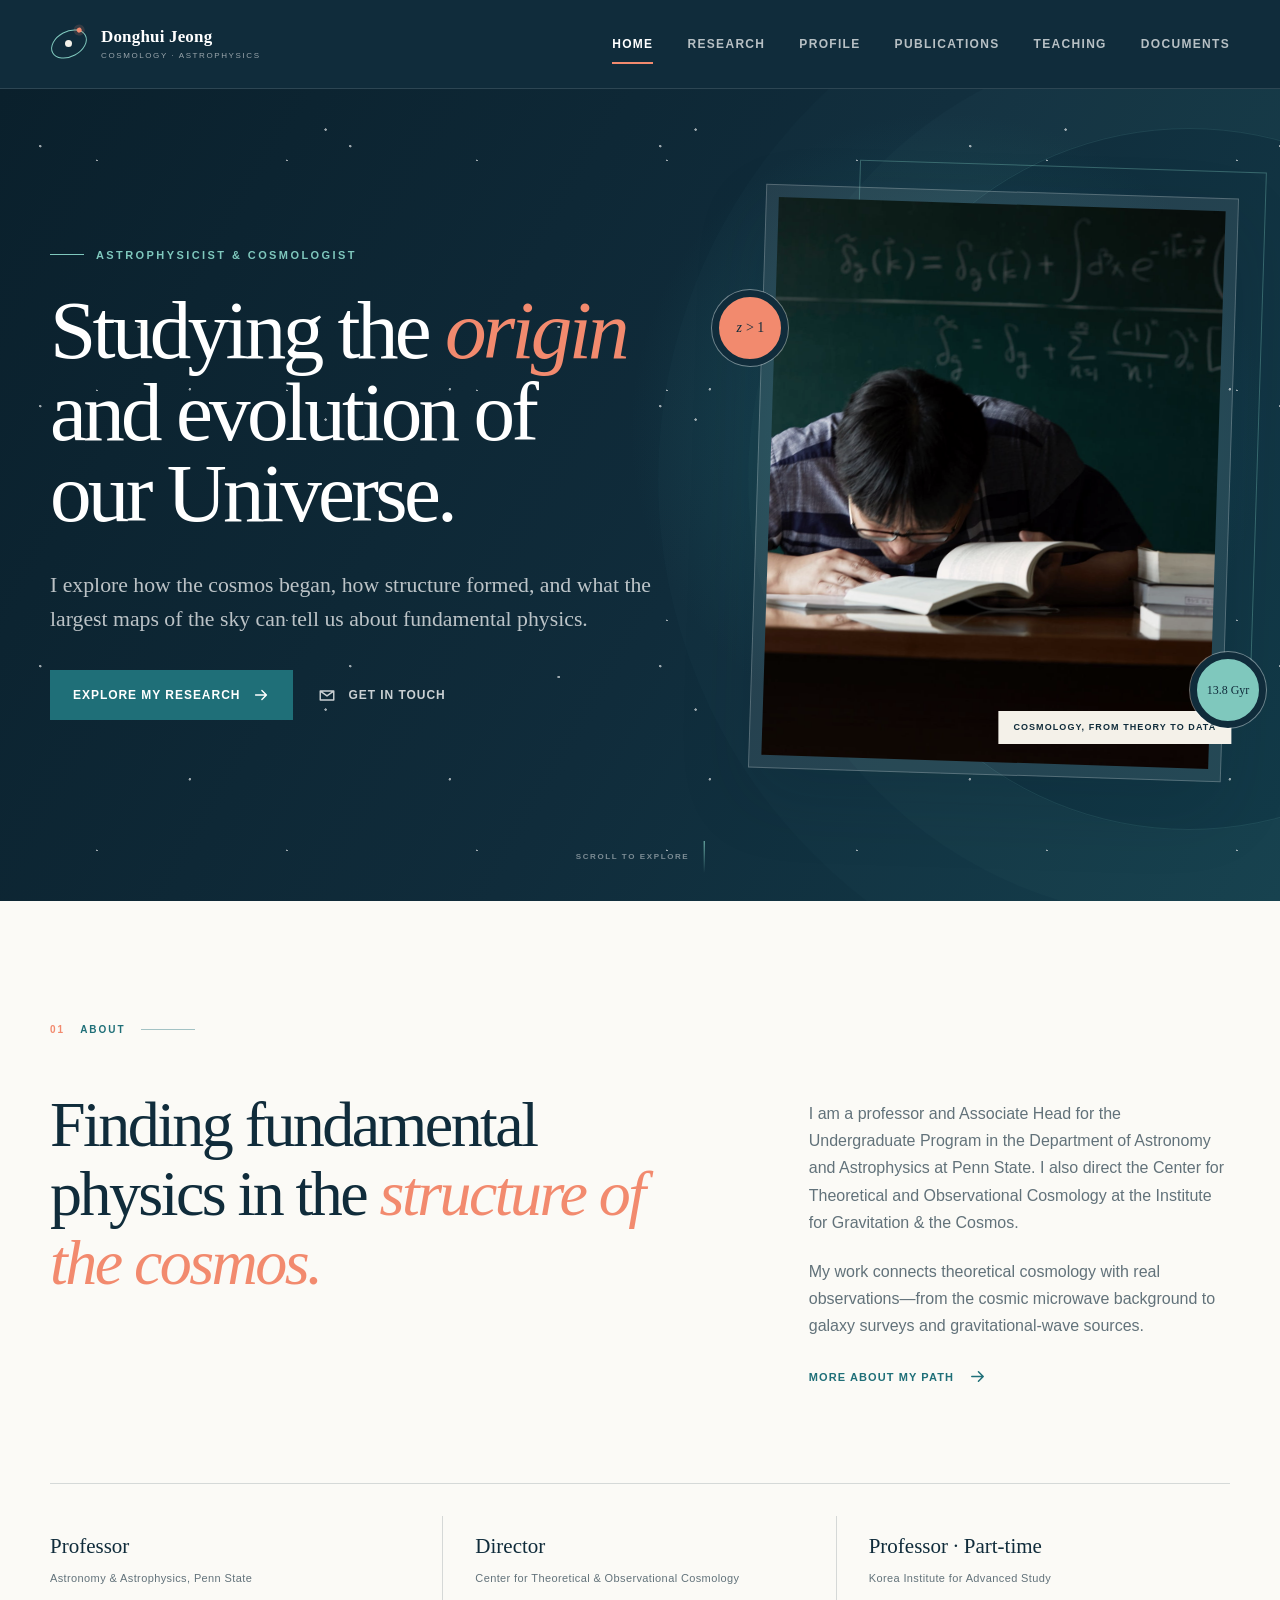
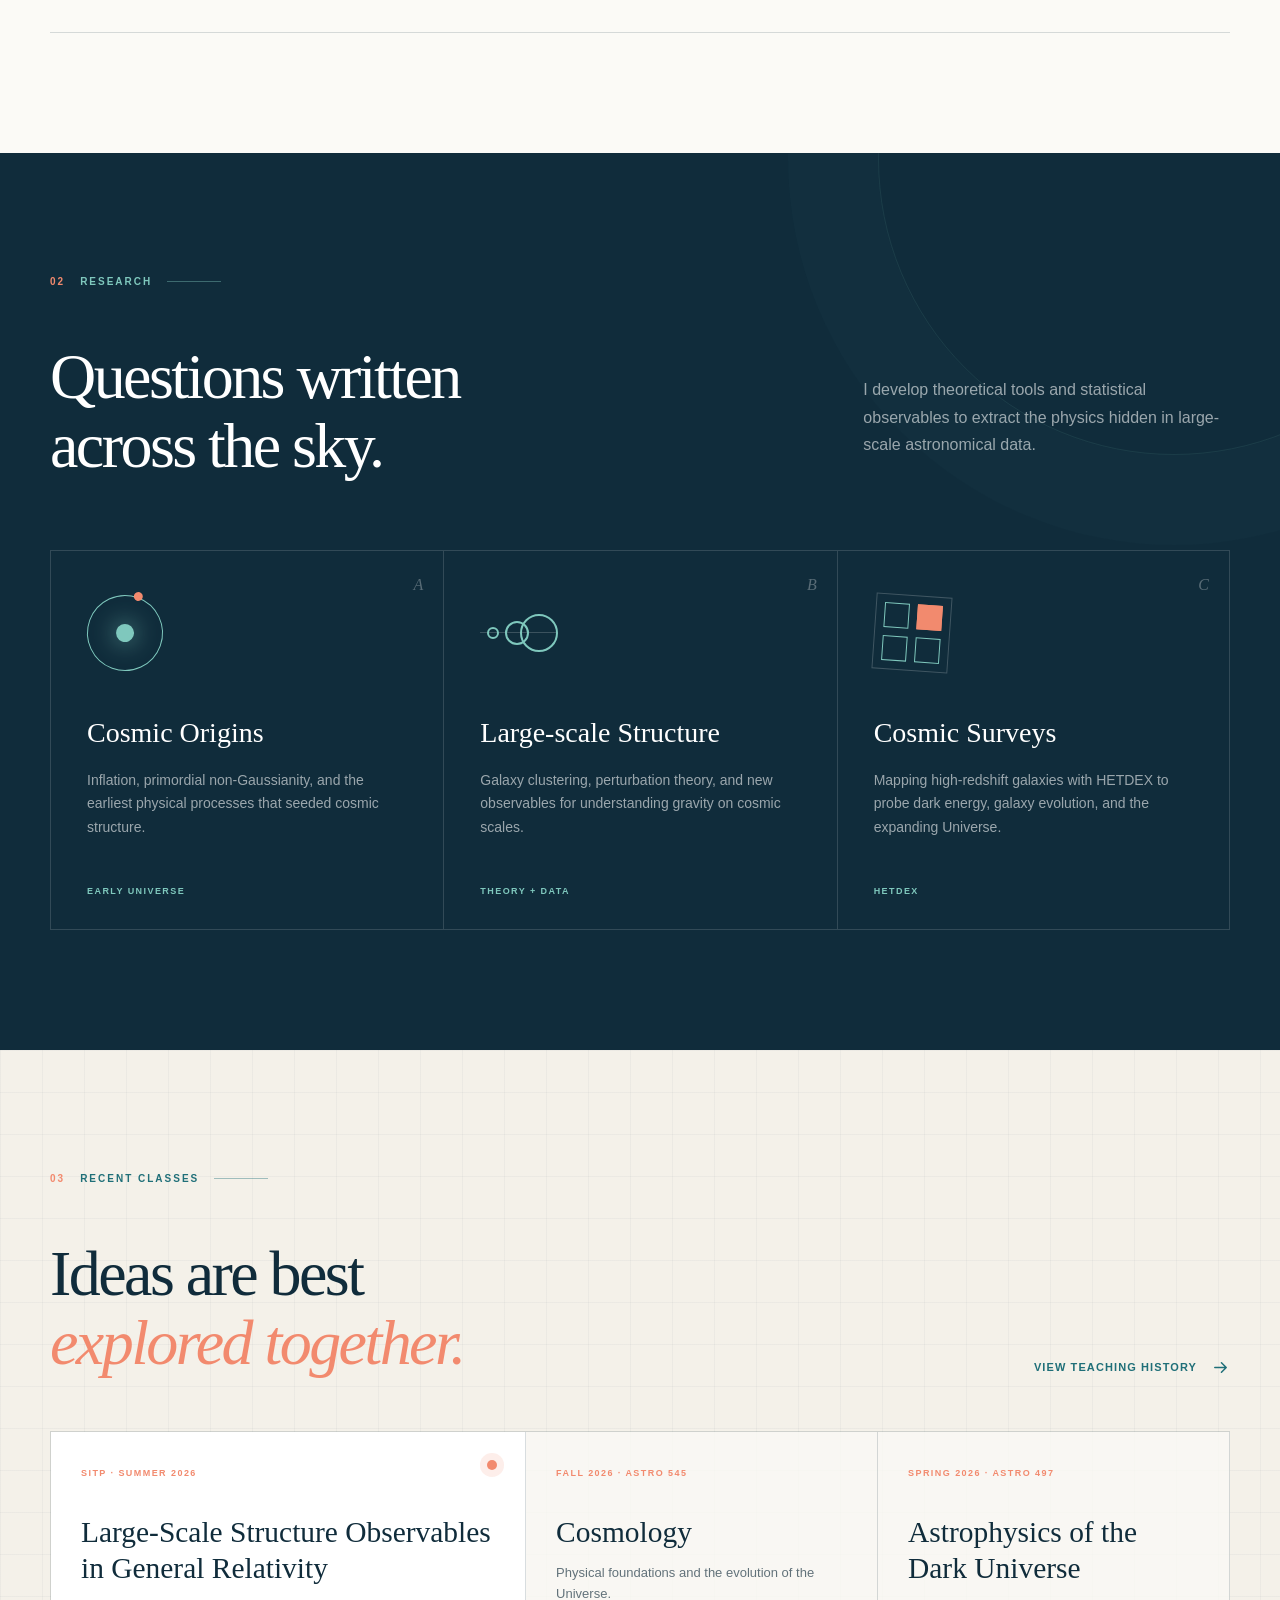
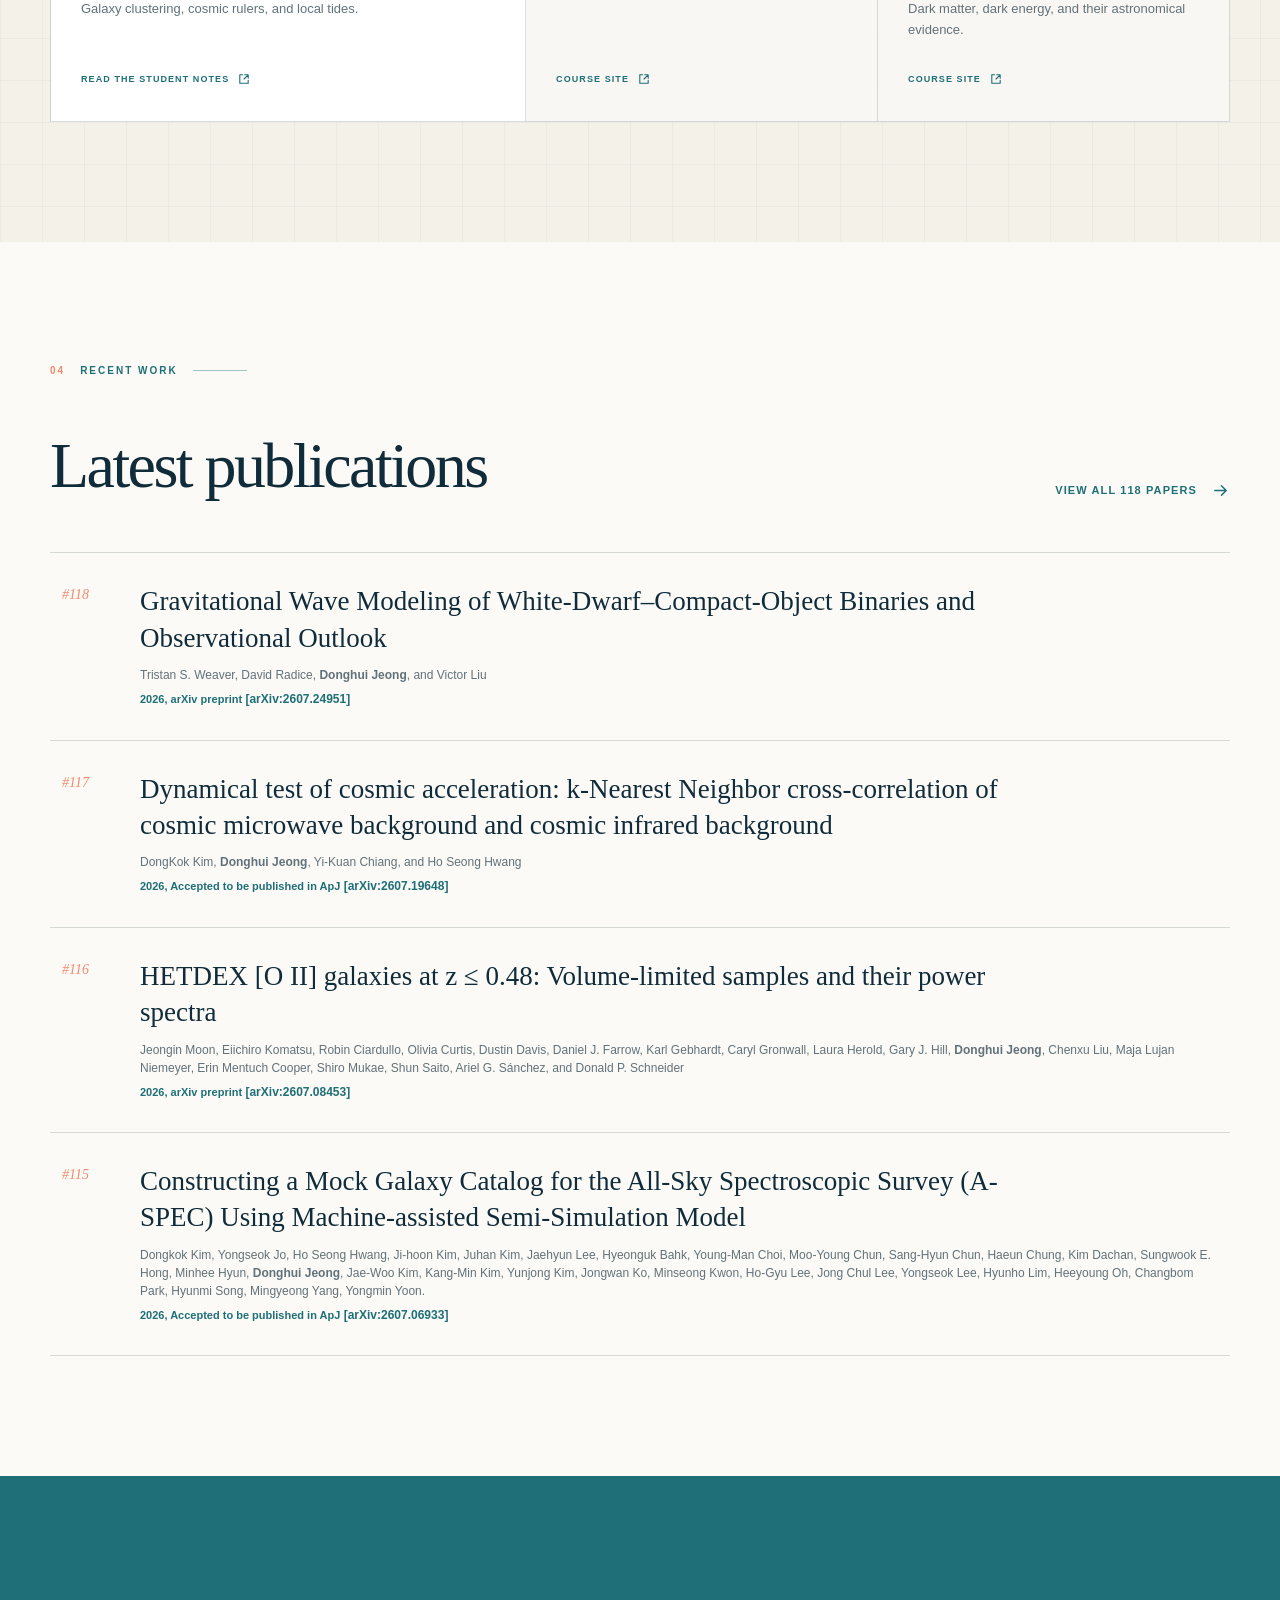
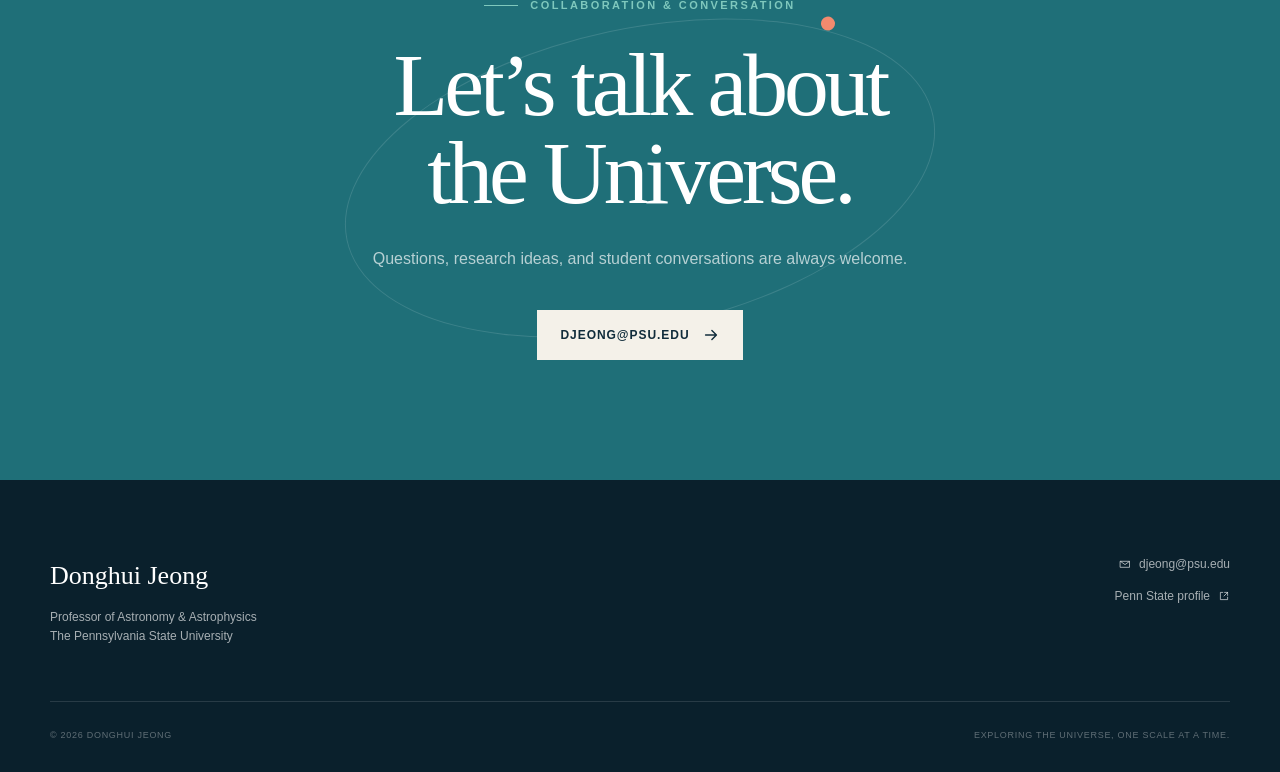
<file: index.html>
<!doctype html>
<html lang="en">
<head>
  <meta charset="utf-8">
  <meta name="viewport" content="width=device-width, initial-scale=1">
  <meta name="theme-color" content="#102c3b">
  <meta name="description" content="Donghui Jeong is a cosmologist and astrophysicist studying the origin and evolution of the Universe.">
  <meta property="og:title" content="Donghui Jeong — Astrophysicist &amp; Cosmologist">
  <meta property="og:description" content="Donghui Jeong is a cosmologist and astrophysicist studying the origin and evolution of the Universe.">
  <meta property="og:type" content="website">
  <meta property="og:image" content="assets/images/donghui-jeong.jpg">
  <title>Donghui Jeong — Astrophysicist &amp; Cosmologist</title>
  <link rel="icon" href="assets/images/favicon.svg" type="image/svg+xml">
  <link rel="stylesheet" href="assets/css/style.css">
  <script src="assets/js/main.js" defer></script>
</head>
<body class="home-page">
  
    <a class="skip-link" href="#main">Skip to content</a>
    <header class="site-header">
      <div class="header-inner">
        <a class="brand" href="index.html" aria-label="Donghui Jeong — home">
          <span class="brand-mark" aria-hidden="true">
            <span class="brand-orbit"></span><span class="brand-core"></span>
          </span>
          <span><strong>Donghui Jeong</strong><small>Cosmology · Astrophysics</small></span>
        </a>
        <button class="menu-toggle" type="button" aria-expanded="false" aria-controls="site-nav">
          <span></span><span></span><span></span><span class="sr-only">Open navigation</span>
        </button>
        <nav class="site-nav" id="site-nav" aria-label="Primary navigation"><a href="index.html" aria-current="page">Home</a>
<a href="research.html">Research</a>
<a href="resume.html">Profile</a>
<a href="publications.html">Publications</a>
<a href="teaching.html">Teaching</a>
<a href="documents.html">Documents</a></nav>
      </div>
    </header>
  
  <main id="main">
    <section class="hero">
      <div class="hero-stars" aria-hidden="true"></div>
      <div class="hero-inner">
        <div class="hero-copy reveal">
          <p class="eyebrow"><span></span> Astrophysicist &amp; Cosmologist</p>
          <h1>Studying the <br class="mobile-only"><em>origin</em><br>and <br class="mobile-only">evolution of<br>our Universe.</h1>
          <p class="hero-intro">I explore how the cosmos began, how structure formed, and what the largest maps of the sky can tell us about fundamental physics.</p>
          <div class="hero-actions">
            <a class="button button-primary" href="research.html">Explore my research <svg aria-hidden="true" viewBox="0 0 20 20"><path d="M4 10h11M11 5l5 5-5 5"/></svg></a>
            <a class="button button-text" href="mailto:djeong@psu.edu"><svg aria-hidden="true" viewBox="0 0 20 20"><path d="M2.5 5.5h15v10h-15zM3 6l7 5 7-5"/></svg> Get in touch</a>
          </div>
        </div>
        <div class="hero-visual reveal">
          <div class="portrait-frame">
            <img src="assets/images/donghui-jeong.jpg" width="1920" height="1280" alt="Donghui Jeong speaking at a blackboard" fetchpriority="high">
            <span class="portrait-label">Cosmology, from theory to data</span>
          </div>
          <div class="cosmic-marker marker-one" aria-hidden="true"><span>z</span> &gt; 1</div>
          <div class="cosmic-marker marker-two" aria-hidden="true">13.8 Gyr</div>
        </div>
      </div>
      <a class="scroll-cue" href="#about"><span>Scroll to explore</span><i></i></a>
    </section>

    <section class="intro-section section" id="about">
      <div class="section-label"><span>01</span> About</div>
      <div class="intro-grid">
        <h2 class="display-heading reveal">Finding fundamental physics in the <em>structure of the cosmos.</em></h2>
        <div class="intro-copy reveal">
          <p>I am a professor and Associate Head for the Undergraduate Program in the Department of Astronomy and Astrophysics at Penn State. I also direct the Center for Theoretical and Observational Cosmology at the Institute for Gravitation &amp; the Cosmos.</p>
          <p>My work connects theoretical cosmology with real observations—from the cosmic microwave background to galaxy surveys and gravitational-wave sources.</p>
          <a class="inline-link" href="resume.html">More about my path <svg aria-hidden="true" viewBox="0 0 20 20"><path d="M4 10h11M11 5l5 5-5 5"/></svg></a>
        </div>
      </div>
      <div class="role-strip reveal">
        <div><strong>Professor</strong><span>Astronomy &amp; Astrophysics, Penn State</span></div>
        <div><strong>Director</strong><span>Center for Theoretical &amp; Observational Cosmology</span></div>
        <div><strong>Professor · Part-time</strong><span>Korea Institute for Advanced Study</span></div>
      </div>
    </section>

    <section class="research-section section">
      <div class="section-label light"><span>02</span> Research</div>
      <div class="research-heading">
        <h2 class="display-heading reveal">Questions written<br>across the sky.</h2>
        <p class="reveal">I develop theoretical tools and statistical observables to extract the physics hidden in large-scale astronomical data.</p>
      </div>
      <div class="research-grid">
        <a class="research-card reveal" href="research.html#early-universe">
          <span class="card-index">A</span>
          <div class="orbit-icon" aria-hidden="true"><i></i></div>
          <h3>Cosmic Origins</h3>
          <p>Inflation, primordial non-Gaussianity, and the earliest physical processes that seeded cosmic structure.</p>
          <span class="topic-tag">Early Universe</span>
        </a>
        <a class="research-card reveal" href="research.html#large-scale-structure">
          <span class="card-index">B</span>
          <div class="wave-icon" aria-hidden="true"><i></i><i></i><i></i></div>
          <h3>Large-scale Structure</h3>
          <p>Galaxy clustering, perturbation theory, and new observables for understanding gravity on cosmic scales.</p>
          <span class="topic-tag">Theory + Data</span>
        </a>
        <a class="research-card reveal" href="research.html#cosmic-surveys">
          <span class="card-index">C</span>
          <div class="survey-icon" aria-hidden="true"><i></i><i></i><i></i><i></i></div>
          <h3>Cosmic Surveys</h3>
          <p>Mapping high-redshift galaxies with HETDEX to probe dark energy, galaxy evolution, and the expanding Universe.</p>
          <span class="topic-tag">HETDEX</span>
        </a>
      </div>
    </section>

    <section class="classes-section section">
      <div class="section-label"><span>03</span> Recent classes</div>
      <div class="classes-heading">
        <h2 class="display-heading reveal">Ideas are best<br><em>explored together.</em></h2>
        <a class="inline-link reveal" href="teaching.html">View teaching history <svg aria-hidden="true" viewBox="0 0 20 20"><path d="M4 10h11M11 5l5 5-5 5"/></svg></a>
      </div>
      <div class="class-grid reveal">
        <a class="class-card class-card-featured" href="https://djeong98.github.io/sitp2026-lss-gr/" target="_blank" rel="noopener">
          <span class="class-term">SITP · Summer 2026</span>
          <h3>Large-Scale Structure Observables in General Relativity</h3>
          <p>Galaxy clustering, cosmic rulers, and local tides.</p>
          <span class="class-link">Read the student notes <svg aria-hidden="true" viewBox="0 0 20 20"><path d="M8 4H4v12h12v-4M10 10l6-6M11 4h5v5"/></svg></span>
        </a>
        <a class="class-card" href="https://sites.psu.edu/cosmology/" target="_blank" rel="noopener">
          <span class="class-term">Fall 2026 · ASTRO 545</span>
          <h3>Cosmology</h3>
          <p>Physical foundations and the evolution of the Universe.</p>
          <span class="class-link">Course site <svg aria-hidden="true" viewBox="0 0 20 20"><path d="M8 4H4v12h12v-4M10 10l6-6M11 4h5v5"/></svg></span>
        </a>
        <a class="class-card" href="https://sites.psu.edu/darkuniverse" target="_blank" rel="noopener">
          <span class="class-term">Spring 2026 · ASTRO 497</span>
          <h3>Astrophysics of the Dark Universe</h3>
          <p>Dark matter, dark energy, and their astronomical evidence.</p>
          <span class="class-link">Course site <svg aria-hidden="true" viewBox="0 0 20 20"><path d="M8 4H4v12h12v-4M10 10l6-6M11 4h5v5"/></svg></span>
        </a>
      </div>
    </section>

    <section class="papers-section section">
      <div class="section-label"><span>04</span> Recent work</div>
      <div class="papers-heading">
        <h2 class="display-heading reveal">Latest publications</h2>
        <a class="inline-link reveal" href="publications.html">View all 118 papers <svg aria-hidden="true" viewBox="0 0 20 20"><path d="M4 10h11M11 5l5 5-5 5"/></svg></a>
      </div>
      <div class="featured-papers reveal">
        <article class="featured-paper">
      <span class="paper-number">#118</span>
      <div>
        <h3>Gravitational Wave Modeling of White-Dwarf–Compact-Object Binaries and Observational Outlook</h3>
        <p class="paper-authors">Tristan S. Weaver, David Radice, <strong>Donghui Jeong</strong>, and Victor Liu</p>
        <div class="paper-meta">
<span class="publication-status">2026, arXiv preprint</span> <a href="https://arxiv.org/abs/2607.24951" target="_blank" rel="noopener">[arXiv:2607.24951]</a></div>
      </div>
    </article>
<article class="featured-paper">
      <span class="paper-number">#117</span>
      <div>
        <h3>Dynamical test of cosmic acceleration: k-Nearest Neighbor cross-correlation of cosmic microwave background and cosmic infrared background</h3>
        <p class="paper-authors">DongKok Kim, <strong>Donghui Jeong</strong>, Yi-Kuan Chiang, and Ho Seong Hwang</p>
        <div class="paper-meta">
<span class="publication-status">2026, Accepted to be published in ApJ</span> <a href="https://arxiv.org/abs/2607.19648" target="_blank" rel="noopener">[arXiv:2607.19648]</a></div>
      </div>
    </article>
<article class="featured-paper">
      <span class="paper-number">#116</span>
      <div>
        <h3>HETDEX [O II] galaxies at z ≤ 0.48: Volume-limited samples and their power spectra</h3>
        <p class="paper-authors">Jeongin Moon, Eiichiro Komatsu, Robin Ciardullo, Olivia Curtis, Dustin Davis, Daniel J. Farrow, Karl Gebhardt, Caryl Gronwall, Laura Herold, Gary J. Hill, <strong>Donghui Jeong</strong>, Chenxu Liu, Maja Lujan Niemeyer, Erin Mentuch Cooper, Shiro Mukae, Shun Saito, Ariel G. Sánchez, and Donald P. Schneider</p>
        <div class="paper-meta">
<span class="publication-status">2026, arXiv preprint</span> <a href="https://arxiv.org/abs/2607.08453" target="_blank" rel="noopener">[arXiv:2607.08453]</a></div>
      </div>
    </article>
<article class="featured-paper">
      <span class="paper-number">#115</span>
      <div>
        <h3>Constructing a Mock Galaxy Catalog for the All-Sky Spectroscopic Survey (A-SPEC) Using Machine-assisted Semi-Simulation Model</h3>
        <p class="paper-authors">Dongkok Kim, Yongseok Jo, Ho Seong Hwang, Ji-hoon Kim, Juhan Kim, Jaehyun Lee, Hyeonguk Bahk, Young-Man Choi, Moo-Young Chun, Sang-Hyun Chun, Haeun Chung, Kim Dachan, Sungwook E. Hong, Minhee Hyun, <strong>Donghui Jeong</strong>, Jae-Woo Kim, Kang-Min Kim, Yunjong Kim, Jongwan Ko, Minseong Kwon, Ho-Gyu Lee, Jong Chul Lee, Yongseok Lee, Hyunho Lim, Heeyoung Oh, Changbom Park, Hyunmi Song, Mingyeong Yang, Yongmin Yoon.</p>
        <div class="paper-meta">
<span class="publication-status">2026, Accepted to be published in ApJ</span> <a href="https://arxiv.org/abs/2607.06933" target="_blank" rel="noopener">[arXiv:2607.06933]</a></div>
      </div>
    </article>
      </div>
    </section>

    <section class="contact-banner section">
      <div class="contact-orbit" aria-hidden="true"></div>
      <p class="eyebrow light"><span></span> Collaboration &amp; conversation</p>
      <h2>Let’s talk about<br>the Universe.</h2>
      <p>Questions, research ideas, and student conversations are always welcome.</p>
      <a class="button button-light" href="mailto:djeong@psu.edu">djeong@psu.edu <svg aria-hidden="true" viewBox="0 0 20 20"><path d="M4 10h11M11 5l5 5-5 5"/></svg></a>
    </section>
  </main>
  
    <footer class="site-footer">
      <div class="footer-inner">
        <div>
          <a class="footer-name" href="index.html">Donghui Jeong</a>
          <p>Professor of Astronomy &amp; Astrophysics<br>The Pennsylvania State University</p>
        </div>
        <div class="footer-contact">
          <a href="mailto:djeong@psu.edu"><svg aria-hidden="true" viewBox="0 0 20 20"><path d="M2.5 5.5h15v10h-15zM3 6l7 5 7-5"/></svg> djeong@psu.edu</a>
          <a href="https://science.psu.edu/astro/people/duj13" target="_blank" rel="noopener">Penn State profile <svg aria-hidden="true" viewBox="0 0 20 20"><path d="M8 4H4v12h12v-4M10 10l6-6M11 4h5v5"/></svg></a>
        </div>
      </div>
      <div class="footer-bottom">
        <span>© 2026 Donghui Jeong</span>
        <span>Exploring the Universe, one scale at a time.</span>
      </div>
    </footer>
</body>
</html>
</file>
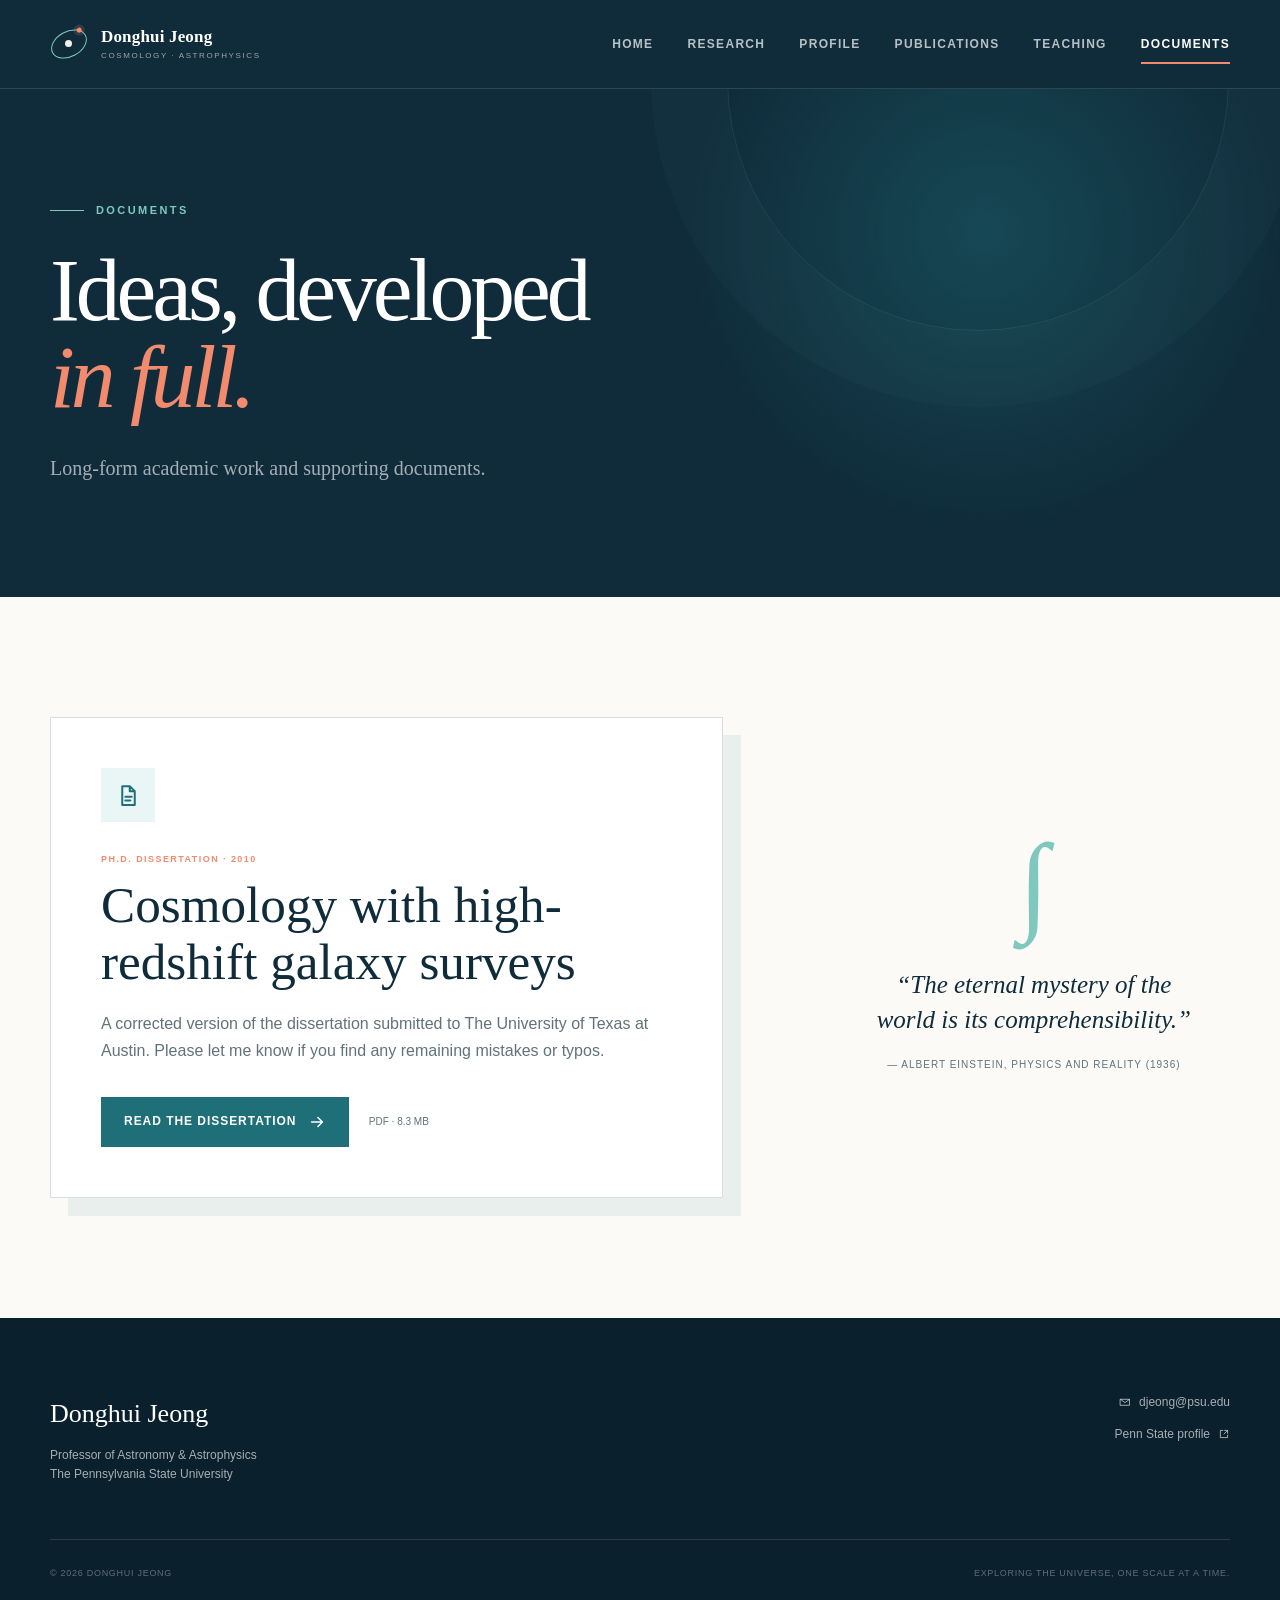
<file: documents.html>
<!doctype html>
<html lang="en">
<head>
  <meta charset="utf-8">
  <meta name="viewport" content="width=device-width, initial-scale=1">
  <meta name="theme-color" content="#102c3b">
  <meta name="description" content="Academic documents by Donghui Jeong, including his doctoral dissertation.">
  <meta property="og:title" content="Documents — Donghui Jeong">
  <meta property="og:description" content="Academic documents by Donghui Jeong, including his doctoral dissertation.">
  <meta property="og:type" content="website">
  <meta property="og:image" content="assets/images/donghui-jeong.jpg">
  <title>Documents — Donghui Jeong</title>
  <link rel="icon" href="assets/images/favicon.svg" type="image/svg+xml">
  <link rel="stylesheet" href="assets/css/style.css">
  <script src="assets/js/main.js" defer></script>
</head>
<body class="">
  
    <a class="skip-link" href="#main">Skip to content</a>
    <header class="site-header">
      <div class="header-inner">
        <a class="brand" href="index.html" aria-label="Donghui Jeong — home">
          <span class="brand-mark" aria-hidden="true">
            <span class="brand-orbit"></span><span class="brand-core"></span>
          </span>
          <span><strong>Donghui Jeong</strong><small>Cosmology · Astrophysics</small></span>
        </a>
        <button class="menu-toggle" type="button" aria-expanded="false" aria-controls="site-nav">
          <span></span><span></span><span></span><span class="sr-only">Open navigation</span>
        </button>
        <nav class="site-nav" id="site-nav" aria-label="Primary navigation"><a href="index.html">Home</a>
<a href="research.html">Research</a>
<a href="resume.html">Profile</a>
<a href="publications.html">Publications</a>
<a href="teaching.html">Teaching</a>
<a href="documents.html" aria-current="page">Documents</a></nav>
      </div>
    </header>
  
  <main id="main">
    <section class="page-hero documents-hero">
      <div class="page-hero-inner">
        <p class="eyebrow light"><span></span> Documents</p>
        <h1>Ideas, developed<br><em>in full.</em></h1>
        <p>Long-form academic work and supporting documents.</p>
      </div>
    </section>
    <section class="page-content section document-grid">
      <article class="document-card reveal">
        <div class="document-icon"><svg aria-hidden="true" viewBox="0 0 20 20"><path d="M5 2.5h6l4 4v11H5zM11 2.5v4h4M7.5 11h5M7.5 14h4"/></svg></div>
        <p class="micro-label">Ph.D. Dissertation · 2010</p>
        <h2>Cosmology with high-redshift galaxy surveys</h2>
        <p>A corrected version of the dissertation submitted to The University of Texas at Austin. Please let me know if you find any remaining mistakes or typos.</p>
        <a class="button button-primary" href="assets/documents/donghui-jeong-dissertation.pdf">Read the dissertation <svg aria-hidden="true" viewBox="0 0 20 20"><path d="M4 10h11M11 5l5 5-5 5"/></svg></a>
        <span class="file-meta">PDF · 8.3 MB</span>
      </article>
      <aside class="document-note reveal">
        <span class="giant-symbol" aria-hidden="true">∫</span>
        <p>“The eternal mystery of the world is its comprehensibility.”</p>
        <span>— Albert Einstein, Physics and Reality (1936)</span>
      </aside>
    </section>
  </main>
  
    <footer class="site-footer">
      <div class="footer-inner">
        <div>
          <a class="footer-name" href="index.html">Donghui Jeong</a>
          <p>Professor of Astronomy &amp; Astrophysics<br>The Pennsylvania State University</p>
        </div>
        <div class="footer-contact">
          <a href="mailto:djeong@psu.edu"><svg aria-hidden="true" viewBox="0 0 20 20"><path d="M2.5 5.5h15v10h-15zM3 6l7 5 7-5"/></svg> djeong@psu.edu</a>
          <a href="https://science.psu.edu/astro/people/duj13" target="_blank" rel="noopener">Penn State profile <svg aria-hidden="true" viewBox="0 0 20 20"><path d="M8 4H4v12h12v-4M10 10l6-6M11 4h5v5"/></svg></a>
        </div>
      </div>
      <div class="footer-bottom">
        <span>© 2026 Donghui Jeong</span>
        <span>Exploring the Universe, one scale at a time.</span>
      </div>
    </footer>
</body>
</html>
</file>
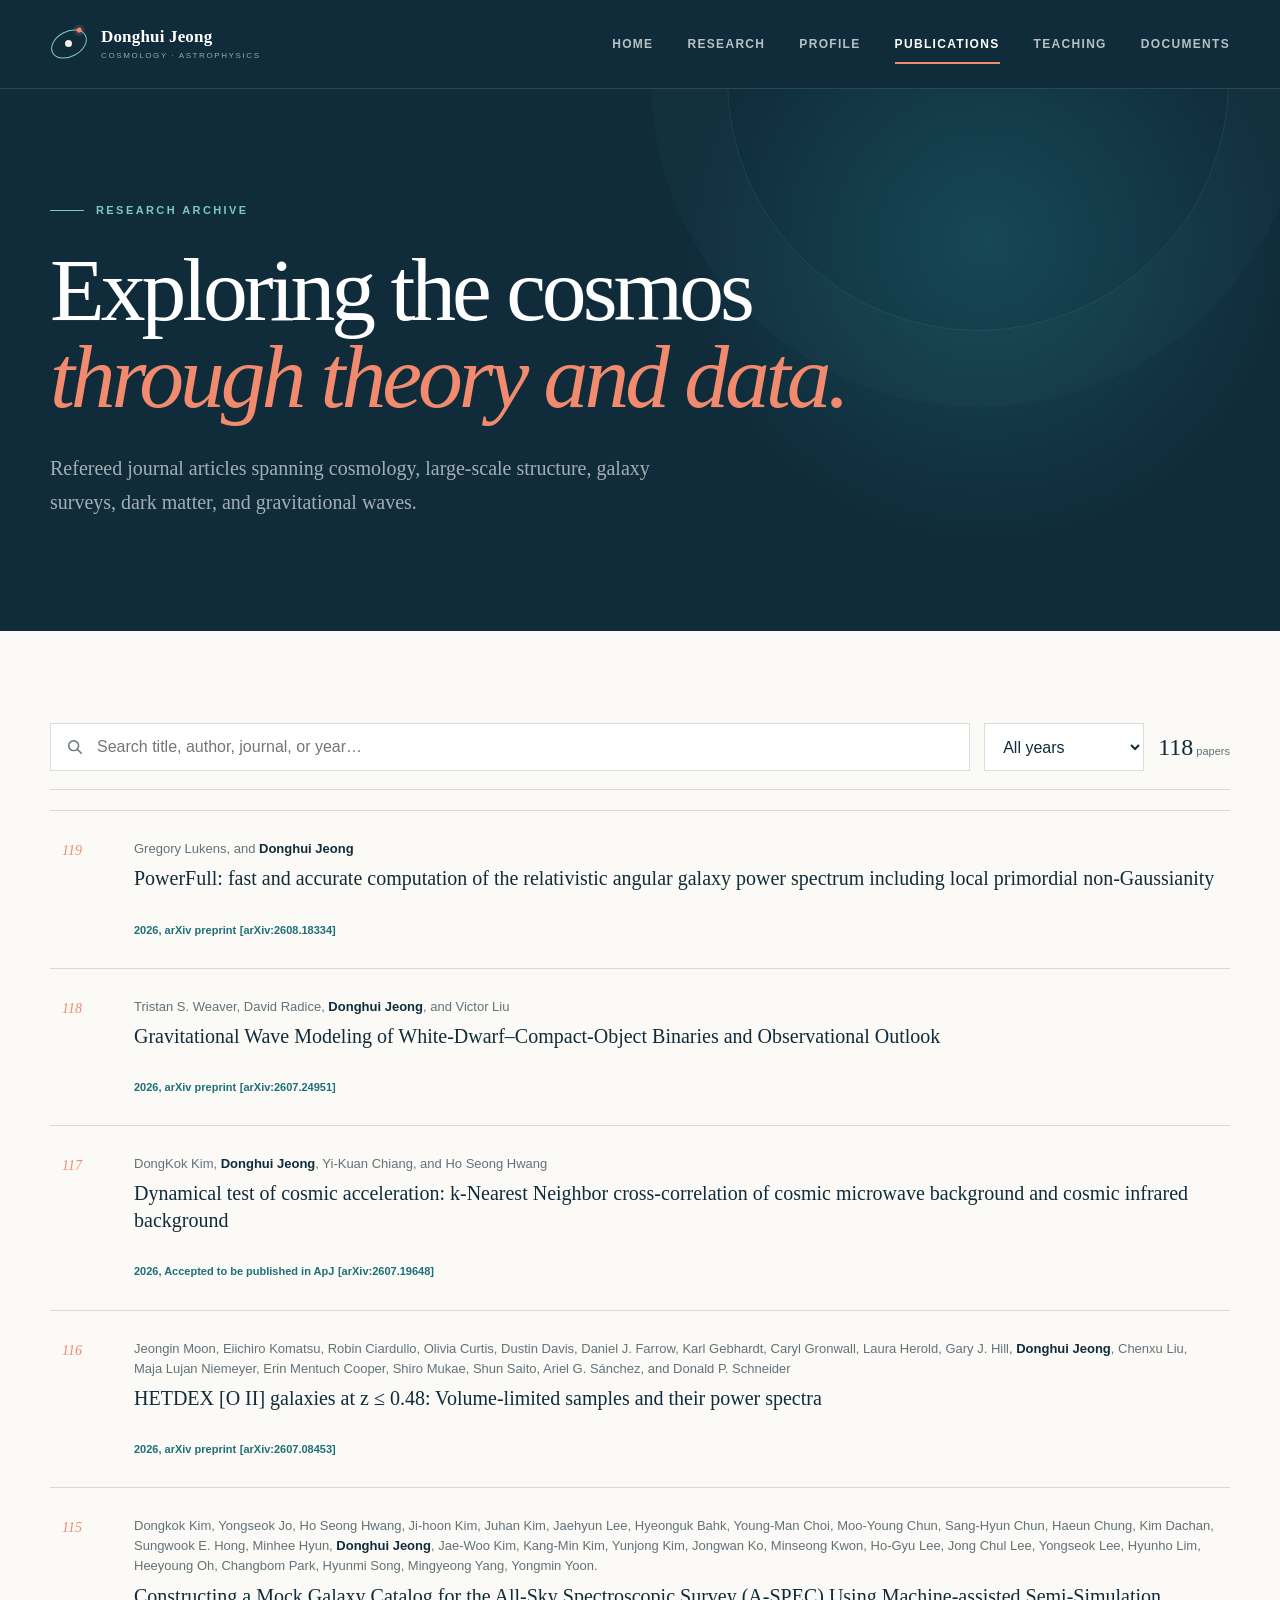
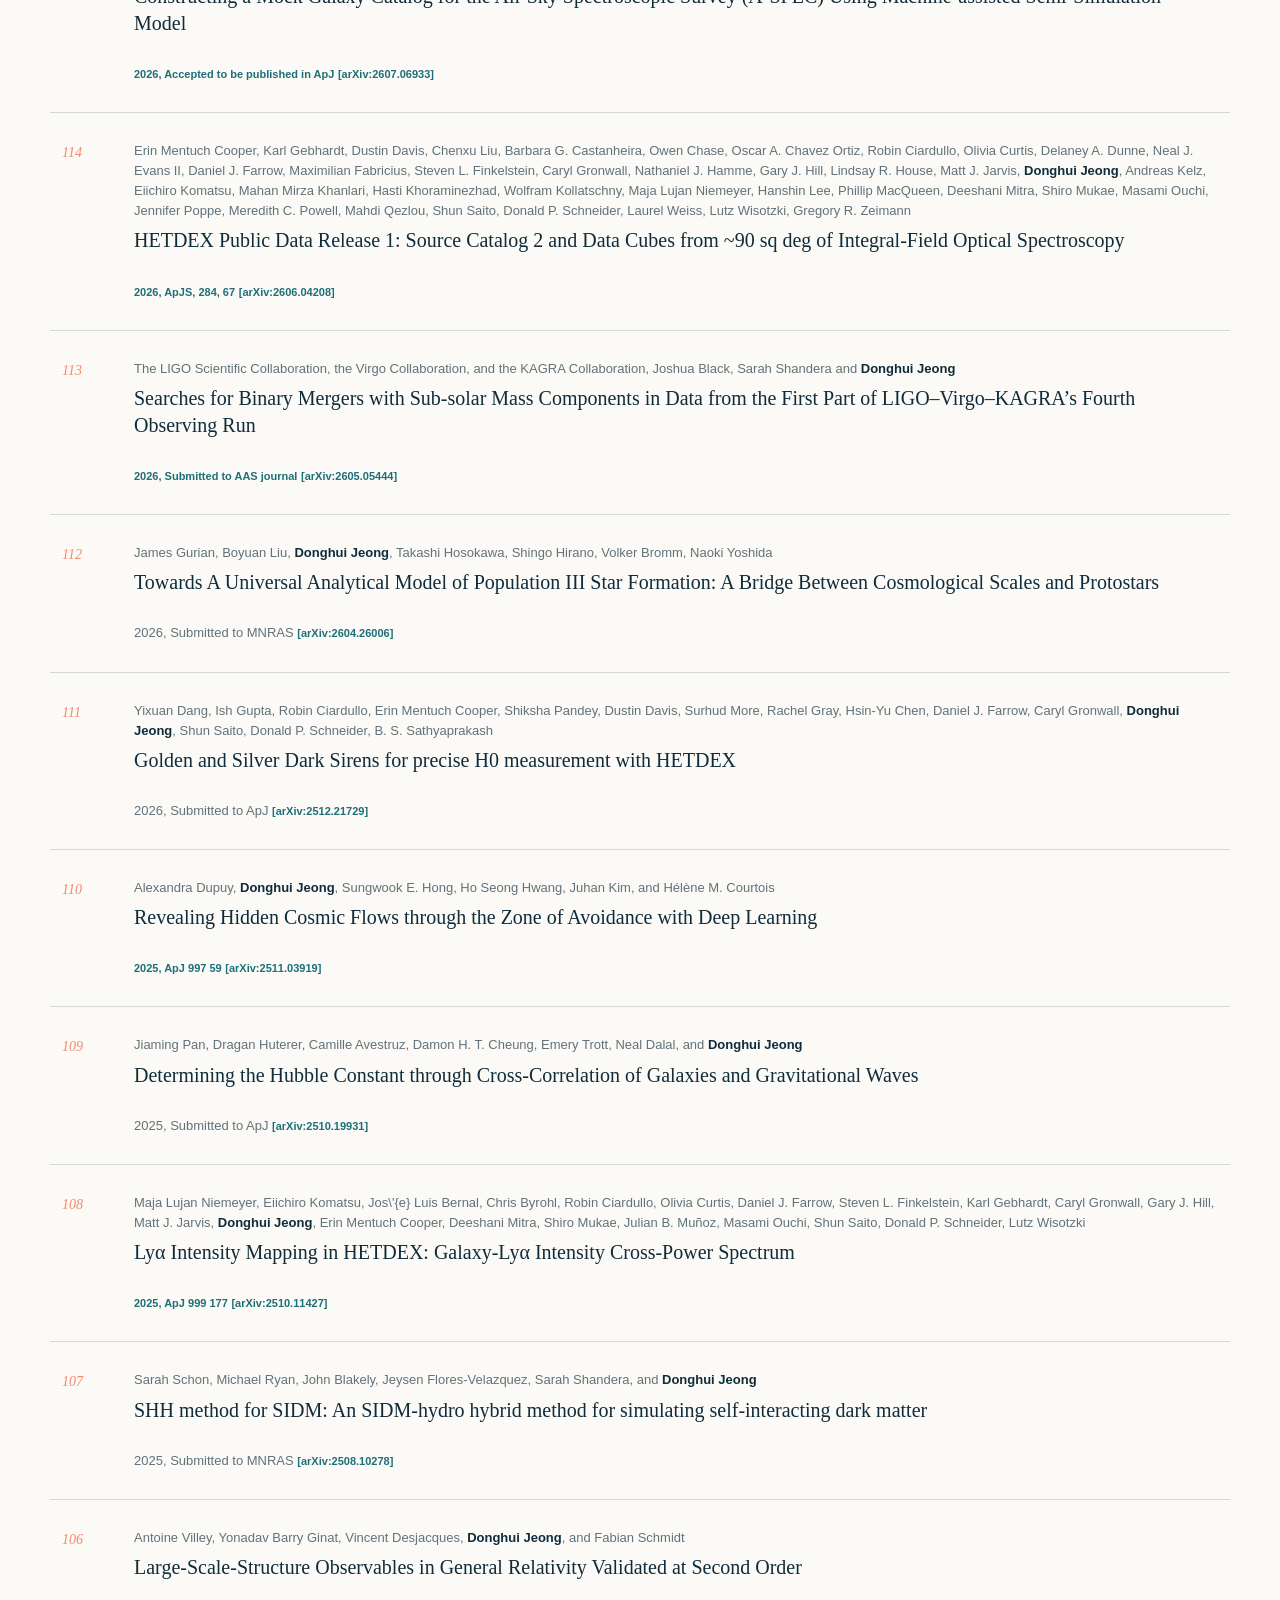
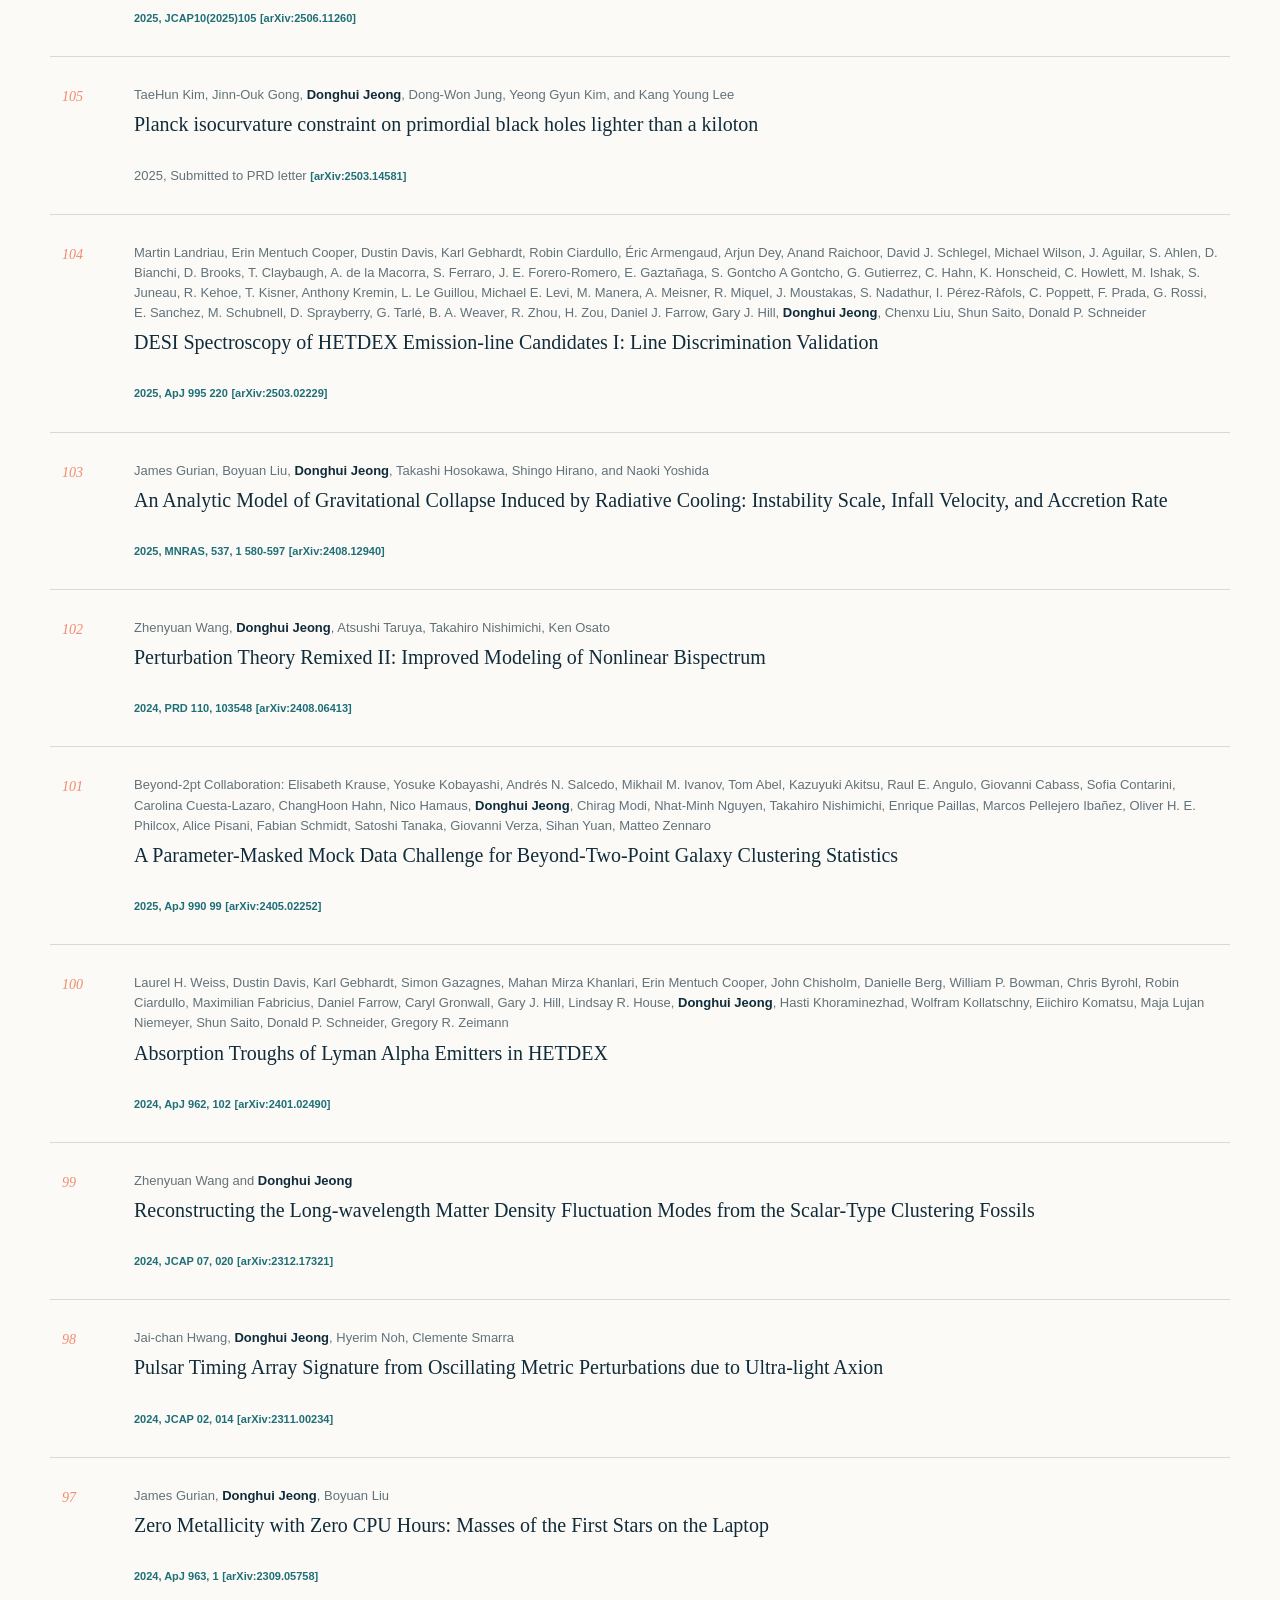
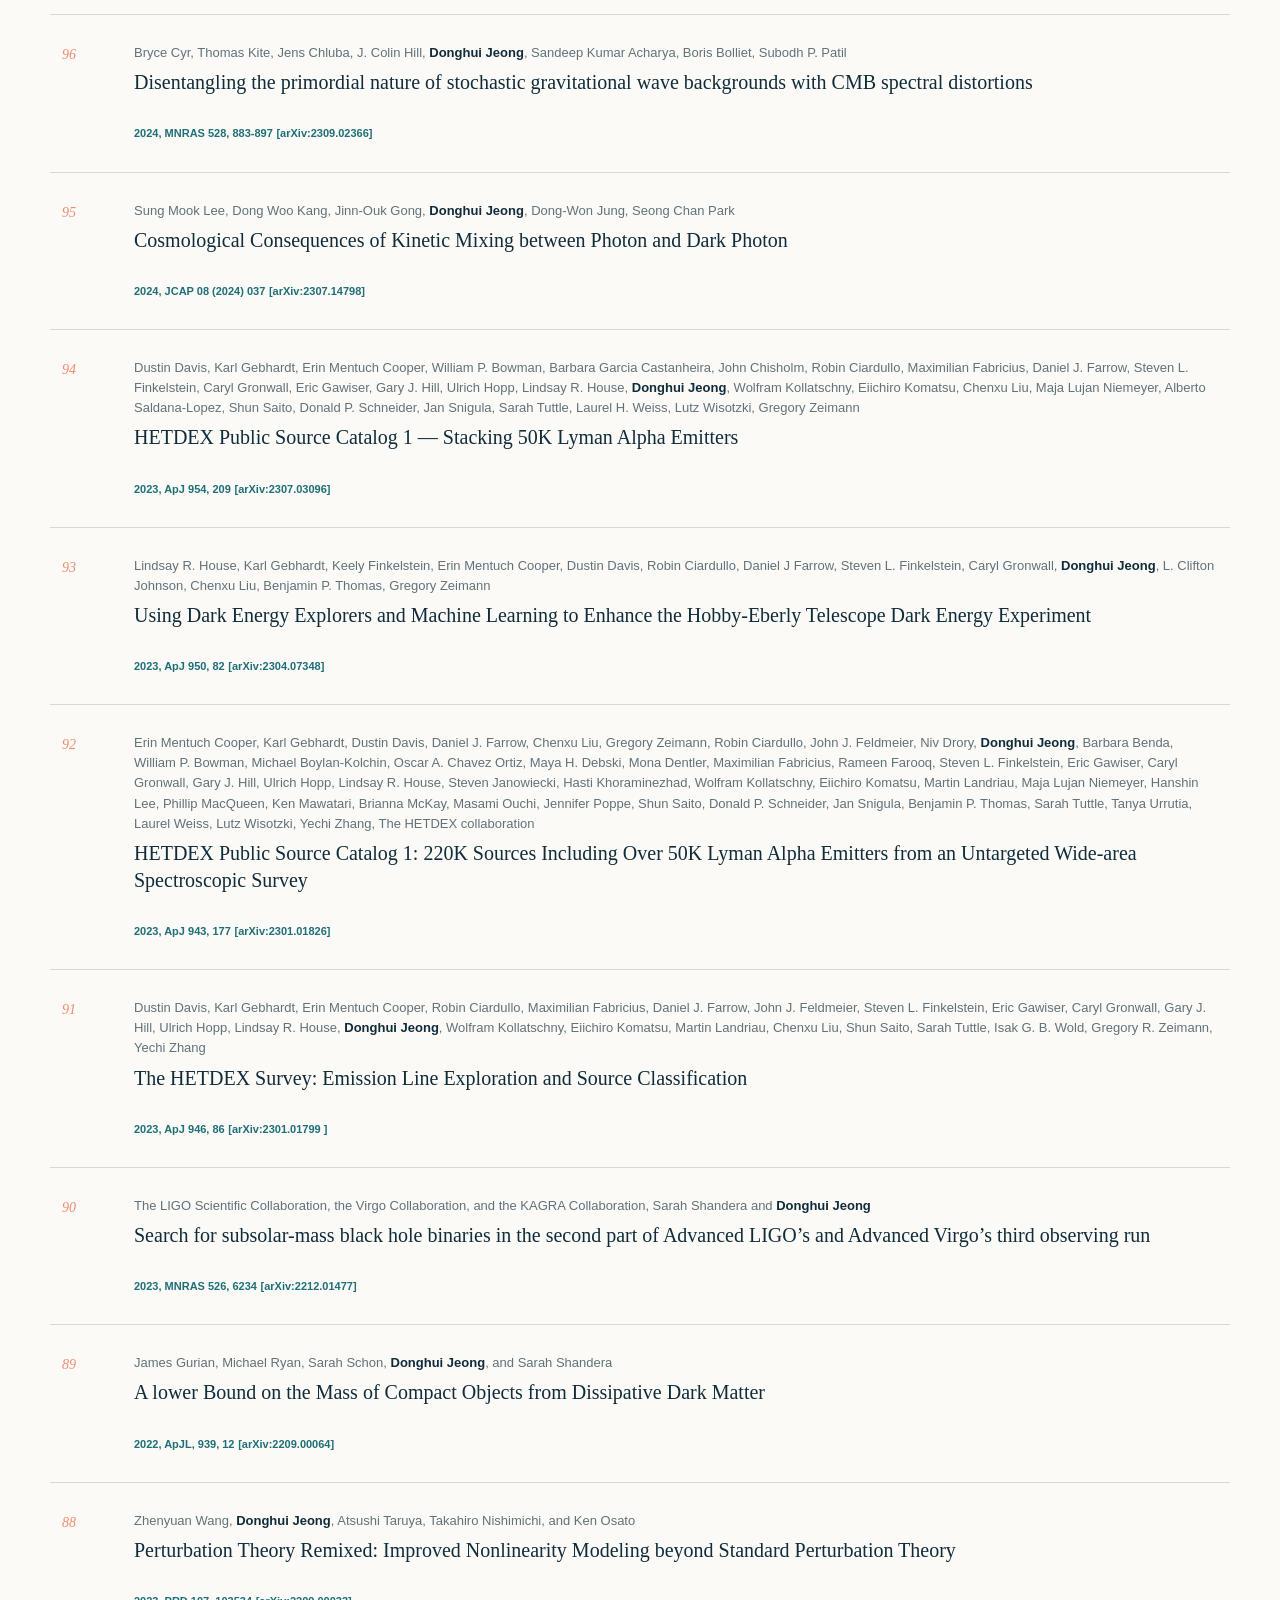
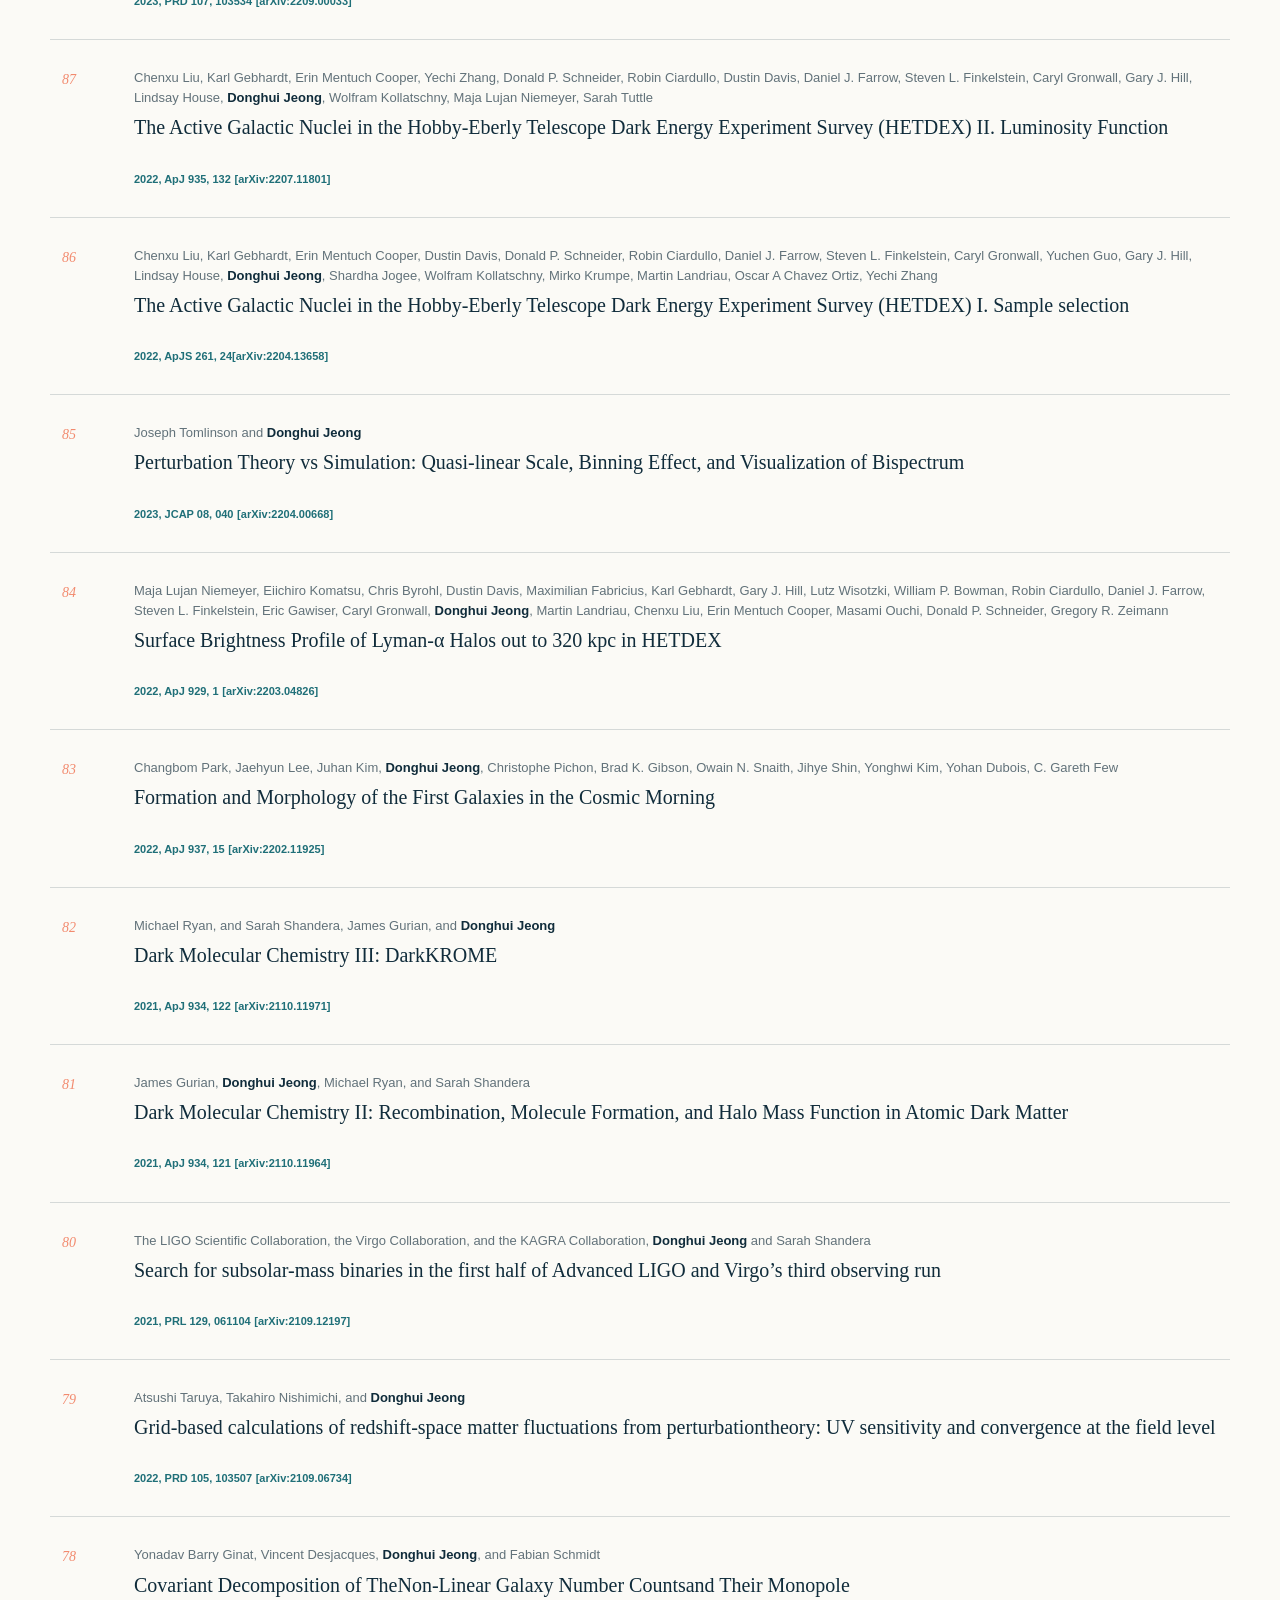
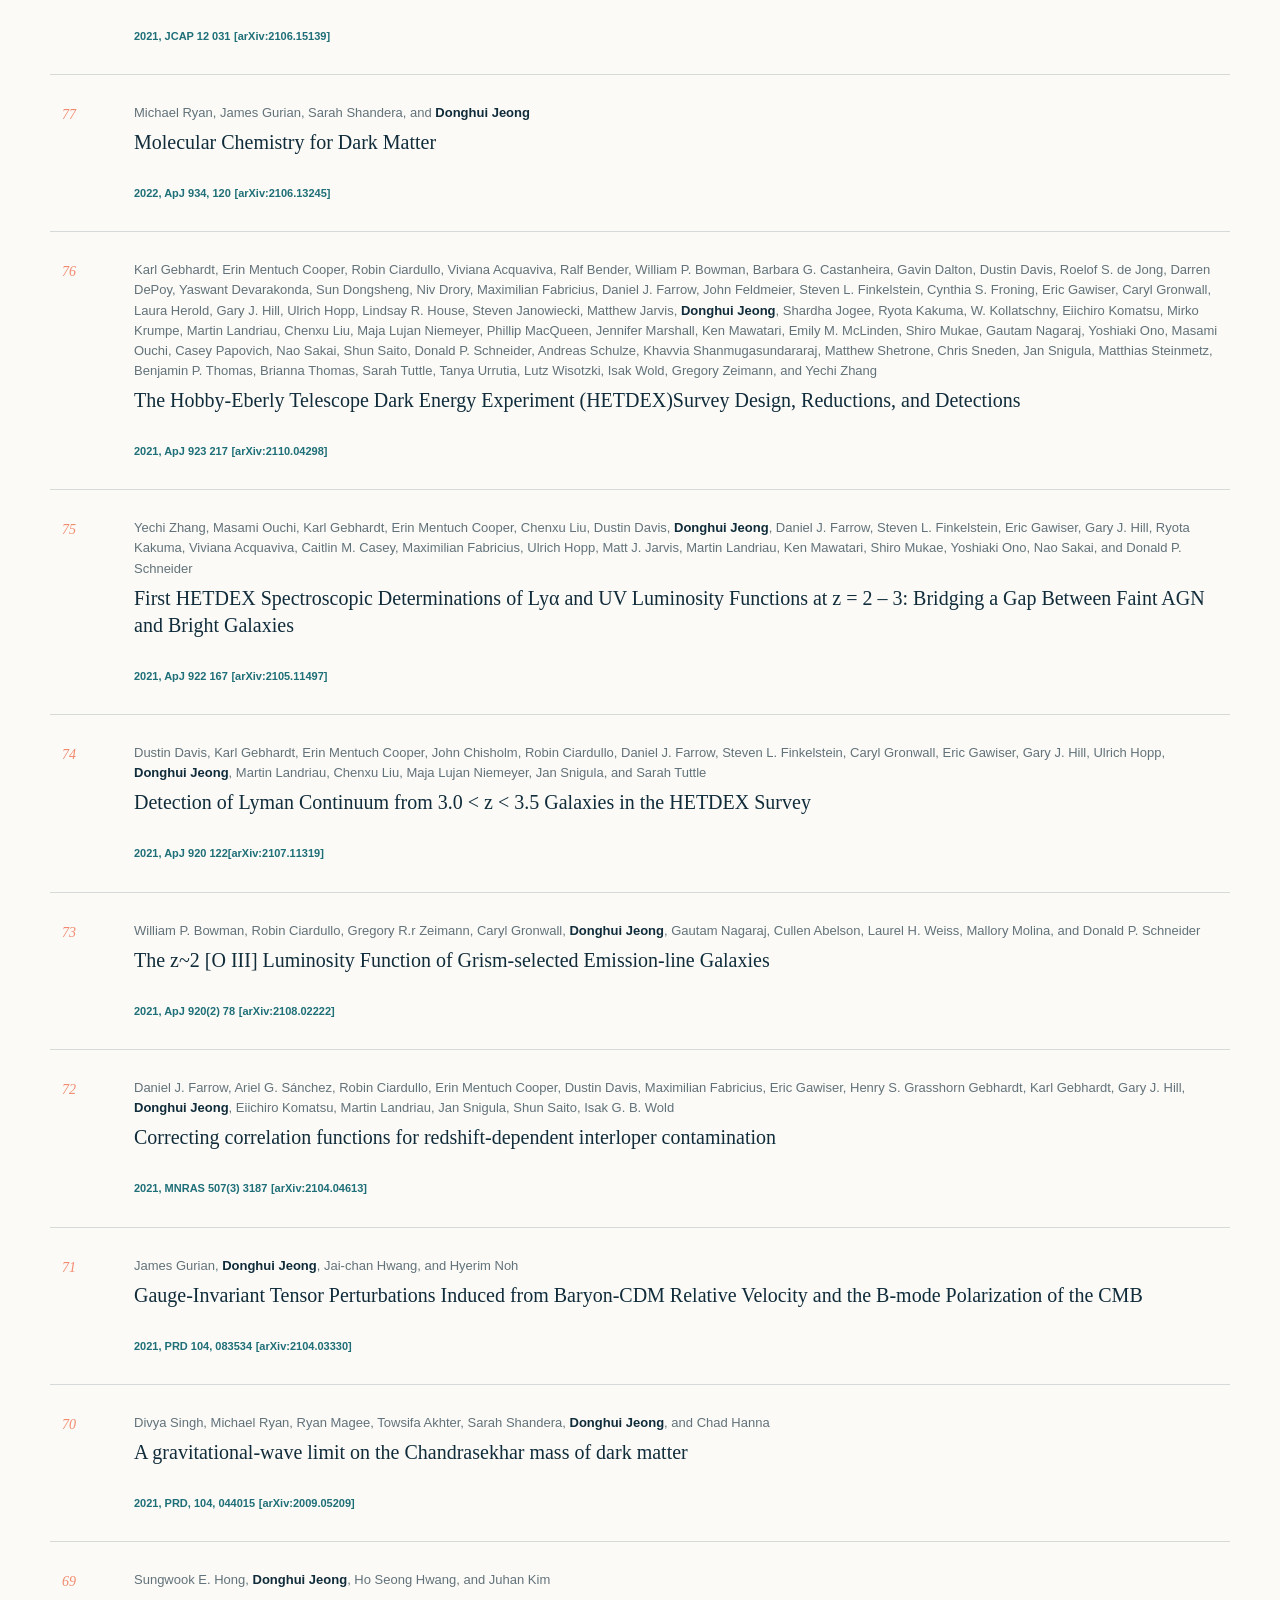
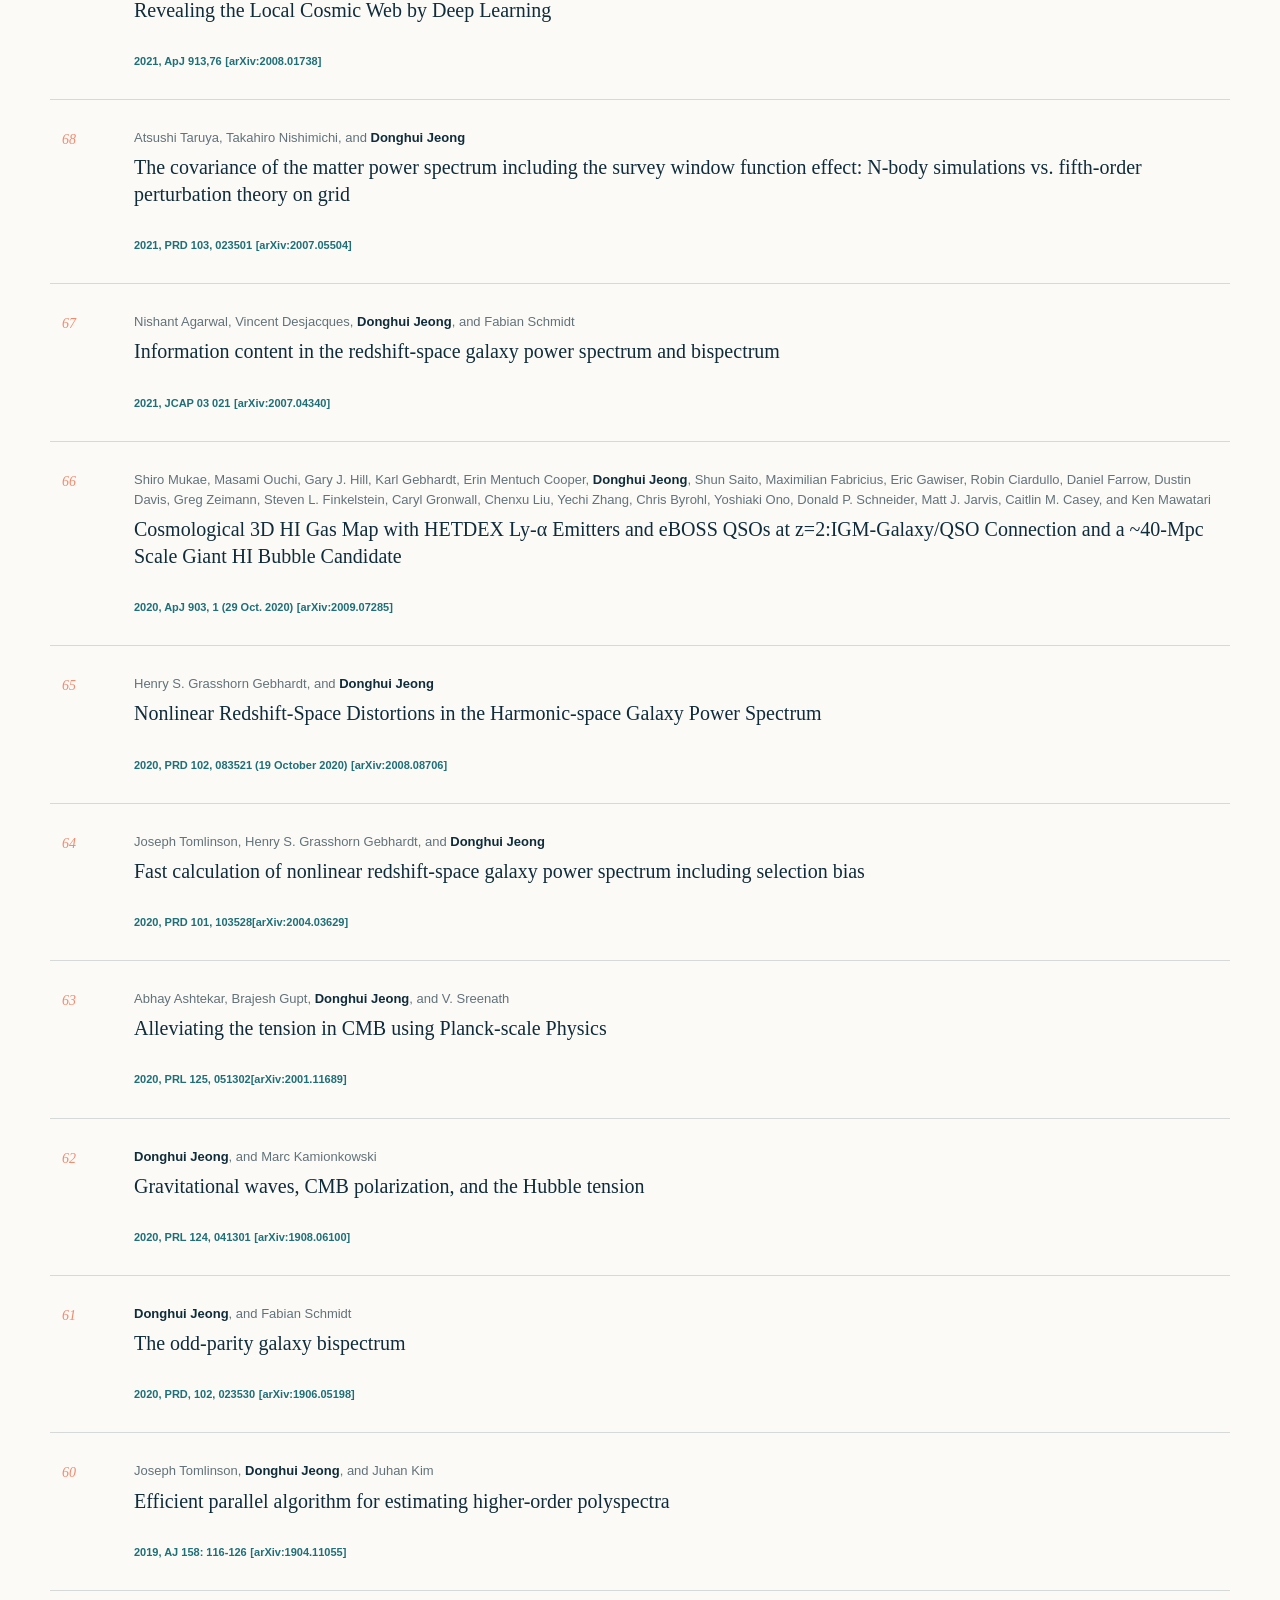
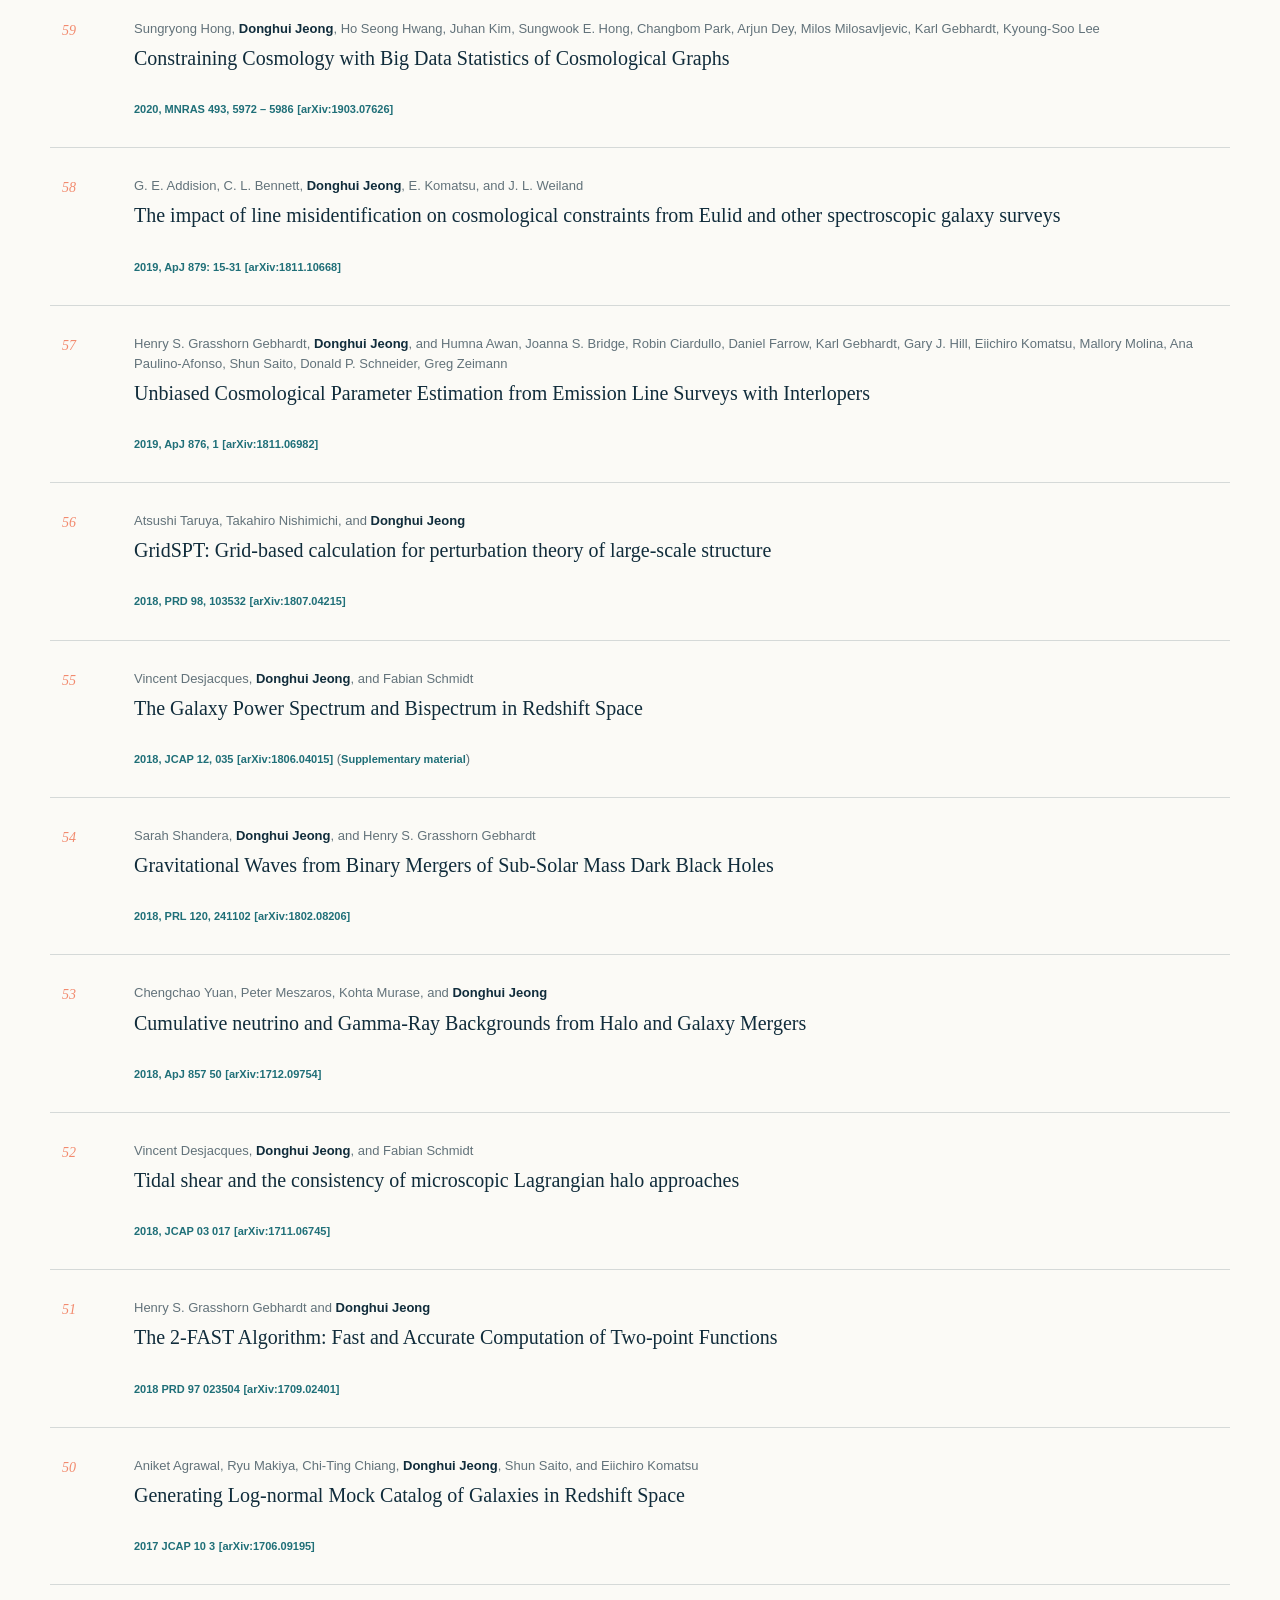
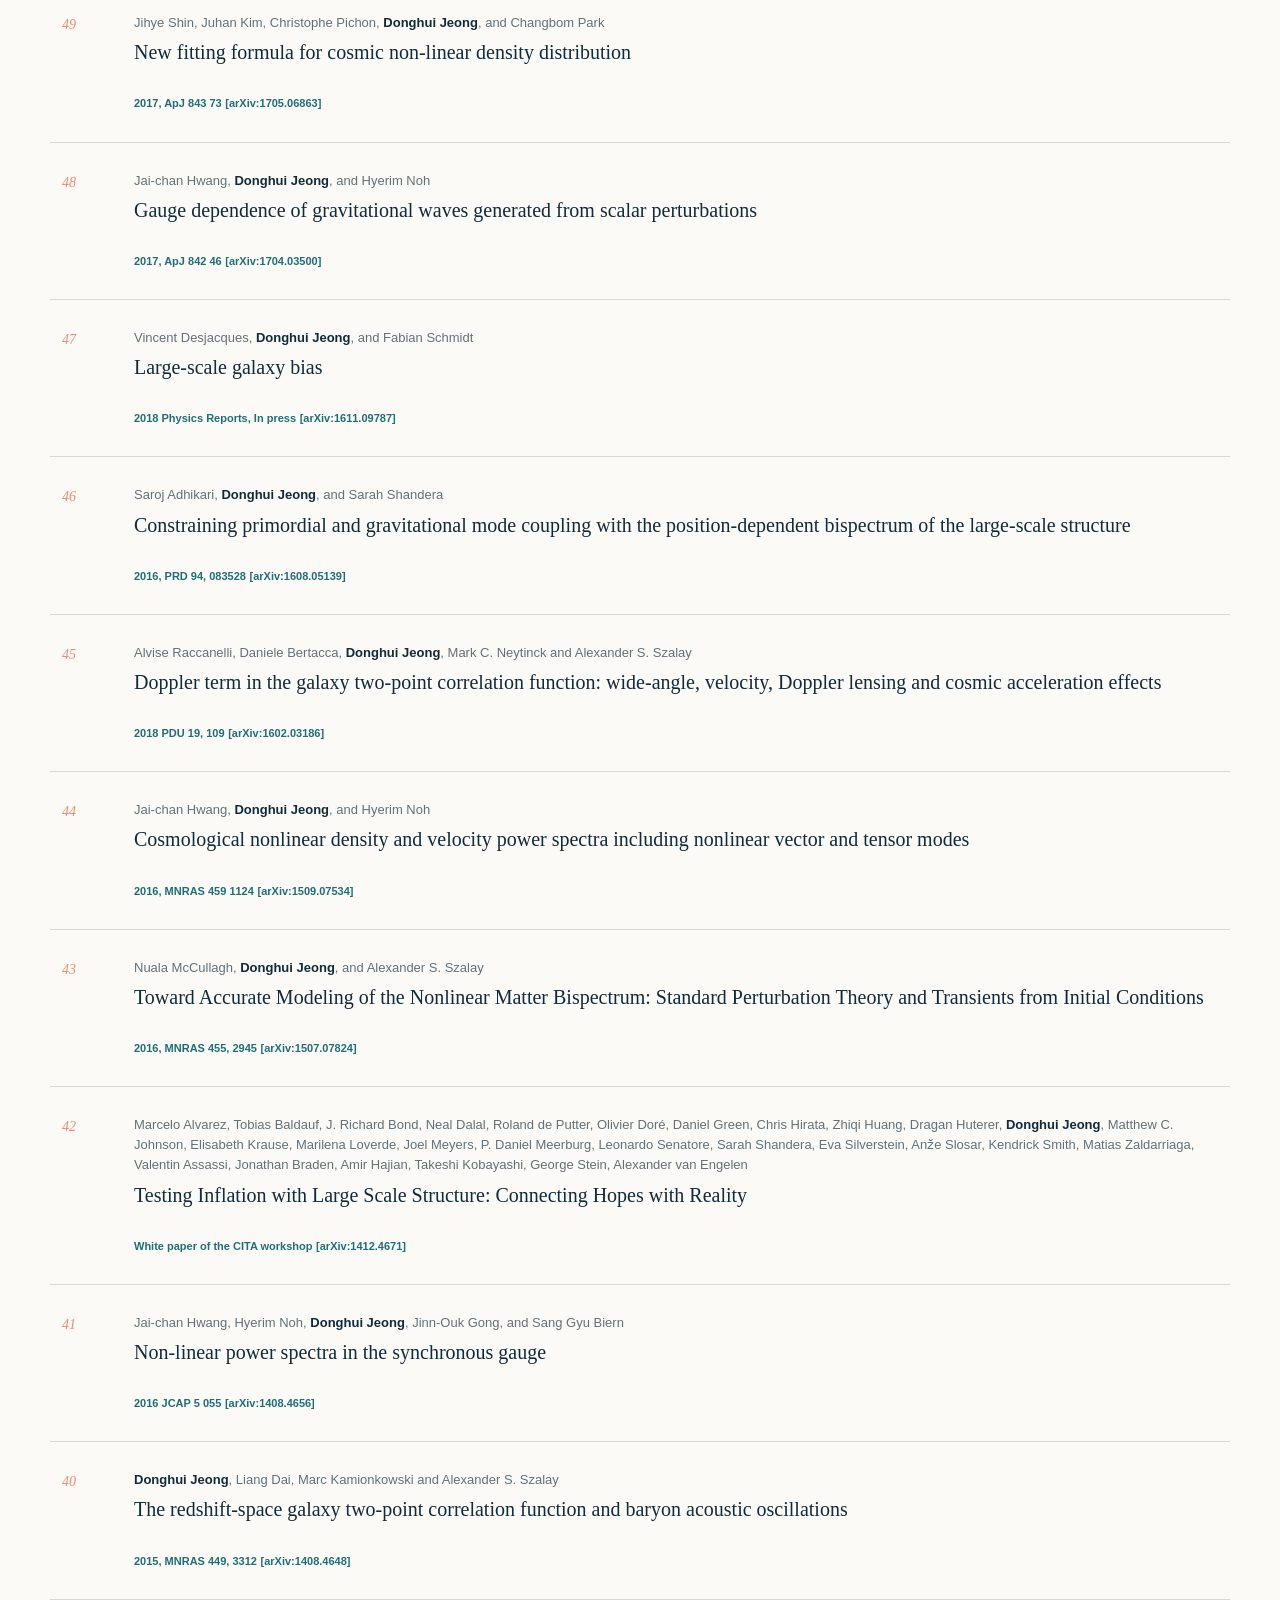
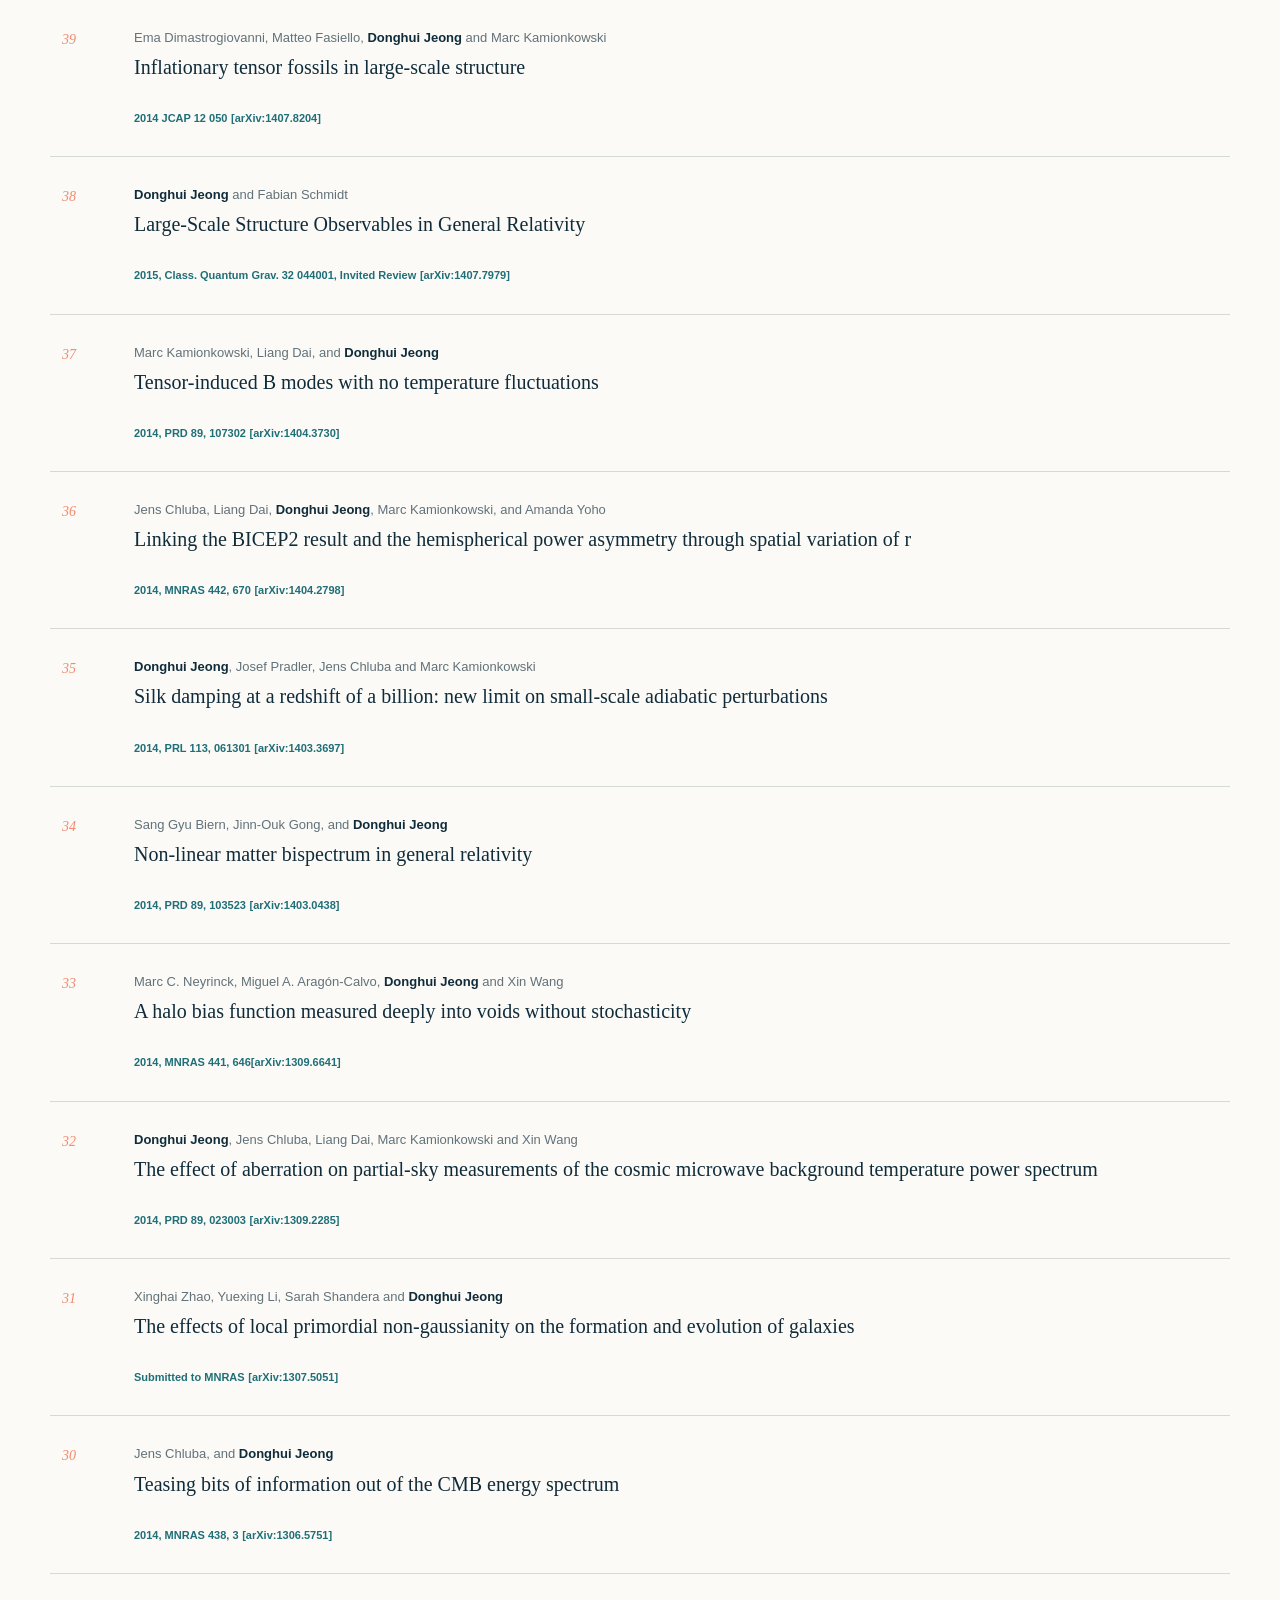
<file: publications.html>
<!doctype html>
<html lang="en">
<head>
  <meta charset="utf-8">
  <meta name="viewport" content="width=device-width, initial-scale=1">
  <meta name="theme-color" content="#102c3b">
  <meta name="description" content="A complete list of 118 refereed publications by Donghui Jeong.">
  <meta property="og:title" content="Publications — Donghui Jeong">
  <meta property="og:description" content="A complete list of 118 refereed publications by Donghui Jeong.">
  <meta property="og:type" content="website">
  <meta property="og:image" content="assets/images/donghui-jeong.jpg">
  <title>Publications — Donghui Jeong</title>
  <link rel="icon" href="assets/images/favicon.svg" type="image/svg+xml">
  <link rel="stylesheet" href="assets/css/style.css">
  <script src="assets/js/main.js" defer></script>
</head>
<body class="publications-page">
  
    <a class="skip-link" href="#main">Skip to content</a>
    <header class="site-header">
      <div class="header-inner">
        <a class="brand" href="index.html" aria-label="Donghui Jeong — home">
          <span class="brand-mark" aria-hidden="true">
            <span class="brand-orbit"></span><span class="brand-core"></span>
          </span>
          <span><strong>Donghui Jeong</strong><small>Cosmology · Astrophysics</small></span>
        </a>
        <button class="menu-toggle" type="button" aria-expanded="false" aria-controls="site-nav">
          <span></span><span></span><span></span><span class="sr-only">Open navigation</span>
        </button>
        <nav class="site-nav" id="site-nav" aria-label="Primary navigation"><a href="index.html">Home</a>
<a href="research.html">Research</a>
<a href="resume.html">Profile</a>
<a href="publications.html" aria-current="page">Publications</a>
<a href="teaching.html">Teaching</a>
<a href="documents.html">Documents</a></nav>
      </div>
    </header>
  
  <main id="main">
    <section class="page-hero publications-hero">
      <div class="page-hero-inner">
        <p class="eyebrow light"><span></span> Research archive</p>
        <h1>Exploring the cosmos<br><em>through theory and data.</em></h1>
        <p>Refereed journal articles spanning cosmology, large-scale structure, galaxy surveys, dark matter, and gravitational waves.</p>
      </div>
    </section>
    <section class="publications-content section">
      <div class="publication-tools">
        <label class="search-box">
          <span class="sr-only">Search publications</span>
          <svg aria-hidden="true" viewBox="0 0 20 20"><circle cx="8.5" cy="8.5" r="5.5"></circle><path d="m13 13 4 4"></path></svg>
          <input id="publication-search" type="search" placeholder="Search title, author, journal, or year…" autocomplete="off">
        </label>
        <label class="year-filter">
          <span class="sr-only">Filter by year</span>
          <select id="publication-year">
            <option value="">All years</option>
            <option value="2026">2026</option><option value="2025">2025</option><option value="2024">2024</option><option value="2023">2023</option><option value="2041">2041</option><option value="2022">2022</option><option value="2021">2021</option><option value="2020">2020</option><option value="2019">2019</option><option value="2018">2018</option><option value="2017">2017</option><option value="2016">2016</option><option value="2015">2015</option><option value="2014">2014</option><option value="2065">2065</option><option value="2013">2013</option><option value="2012">2012</option><option value="2011">2011</option><option value="2009">2009</option><option value="2006">2006</option><option value="2004">2004</option>
          </select>
        </label>
        <p class="result-count" aria-live="polite"><strong id="visible-count">118</strong> papers</p>
      </div>
      <div class="publication-list" id="publication-list">
        <article class="publication" data-year="2026" data-number="119">
    <span class="publication-number">119</span>
    <div class="publication-copy">Gregory Lukens, and <strong>Donghui Jeong</strong><br />
        <em>PowerFull: fast and accurate computation of the relativistic angular
galaxy power spectrum including local primordial non-Gaussianity</em><br />
        <span class="publication-status">2026, arXiv preprint</span> <a href="https://arxiv.org/abs/2608.18334" target="_blank" rel="noopener">[arXiv:2608.18334]</a></div>
  </article>
          <article class="publication" data-year="2026" data-number="118">
    <span class="publication-number">118</span>
    <div class="publication-copy">Tristan S. Weaver, David Radice, <strong>Donghui Jeong</strong>, and Victor Liu<br />
<em>Gravitational Wave Modeling of White-Dwarf–Compact-Object Binaries and Observational Outlook</em><br />
<span class="publication-status">2026, arXiv preprint</span> <a href="https://arxiv.org/abs/2607.24951" target="_blank" rel="noopener">[arXiv:2607.24951]</a></div>
  </article>
<article class="publication" data-year="2026" data-number="117">
    <span class="publication-number">117</span>
    <div class="publication-copy">DongKok Kim, <strong>Donghui Jeong</strong>, Yi-Kuan Chiang, and Ho Seong Hwang<br />
<em>Dynamical test of cosmic acceleration: k-Nearest Neighbor cross-correlation of cosmic microwave background and cosmic infrared background</em><br />
<span class="publication-status">2026, Accepted to be published in ApJ</span> <a href="https://arxiv.org/abs/2607.19648" target="_blank" rel="noopener">[arXiv:2607.19648]</a></div>
  </article>
<article class="publication" data-year="2026" data-number="116">
    <span class="publication-number">116</span>
    <div class="publication-copy">Jeongin Moon, Eiichiro Komatsu, Robin Ciardullo, Olivia Curtis, Dustin Davis, Daniel J. Farrow, Karl Gebhardt, Caryl Gronwall, Laura Herold, Gary J. Hill, <strong>Donghui Jeong</strong>, Chenxu Liu, Maja Lujan Niemeyer, Erin Mentuch Cooper, Shiro Mukae, Shun Saito, Ariel G. Sánchez, and Donald P. Schneider<br />
<em>HETDEX [O II] galaxies at z ≤ 0.48: Volume-limited samples and their power spectra</em><br />
<span class="publication-status">2026, arXiv preprint</span> <a href="https://arxiv.org/abs/2607.08453" target="_blank" rel="noopener">[arXiv:2607.08453]</a></div>
  </article>
<article class="publication" data-year="2026" data-number="115">
    <span class="publication-number">115</span>
    <div class="publication-copy">Dongkok Kim, Yongseok Jo, Ho Seong Hwang, Ji-hoon Kim, Juhan Kim, Jaehyun Lee, Hyeonguk Bahk, Young-Man Choi, Moo-Young Chun, Sang-Hyun Chun, Haeun Chung, Kim Dachan, Sungwook E. Hong, Minhee Hyun, <strong>Donghui Jeong</strong>, Jae-Woo Kim, Kang-Min Kim, Yunjong Kim, Jongwan Ko, Minseong Kwon, Ho-Gyu Lee, Jong Chul Lee, Yongseok Lee, Hyunho Lim, Heeyoung Oh, Changbom Park, Hyunmi Song, Mingyeong Yang, Yongmin Yoon.<br />
<em>Constructing a Mock Galaxy Catalog for the All-Sky Spectroscopic Survey (A-SPEC) Using Machine-assisted Semi-Simulation Model</em><br />
<span class="publication-status">2026, Accepted to be published in ApJ</span> <a href="https://arxiv.org/abs/2607.06933" target="_blank" rel="noopener">[arXiv:2607.06933]</a></div>
  </article>
<article class="publication" data-year="2026" data-number="114">
    <span class="publication-number">114</span>
    <div class="publication-copy">Erin Mentuch Cooper, Karl Gebhardt, Dustin Davis, Chenxu Liu, Barbara G. Castanheira, Owen Chase, Oscar A. Chavez Ortiz, Robin Ciardullo, Olivia Curtis, Delaney A. Dunne, Neal J. Evans II, Daniel J. Farrow, Maximilian Fabricius, Steven L. Finkelstein, Caryl Gronwall, Nathaniel J. Hamme, Gary J. Hill, Lindsay R. House, Matt J. Jarvis, <strong>Donghui Jeong</strong>, Andreas Kelz, Eiichiro Komatsu, Mahan Mirza Khanlari, Hasti Khoraminezhad, Wolfram Kollatschny, Maja Lujan Niemeyer, Hanshin Lee, Phillip MacQueen, Deeshani Mitra, Shiro Mukae, Masami Ouchi, Jennifer Poppe, Meredith C. Powell, Mahdi Qezlou, Shun Saito, Donald P. Schneider, Laurel Weiss, Lutz Wisotzki, Gregory R. Zeimann<br />
<em>HETDEX Public Data Release 1: Source Catalog 2 and Data Cubes from ~90 sq deg of Integral-Field Optical Spectroscopy</em><br />
<a href="https://iopscience.iop.org/article/10.3847/1538-4365/ae6068" target="_blank" rel="noopener">2026, ApJS, 284, 67</a> <a href="https://arxiv.org/abs/2606.04208" target="_blank" rel="noopener">[arXiv:2606.04208]</a></div>
  </article>
<article class="publication" data-year="2026" data-number="113">
    <span class="publication-number">113</span>
    <div class="publication-copy">The LIGO Scientific Collaboration, the Virgo Collaboration, and the KAGRA Collaboration, Joshua Black, Sarah Shandera and <strong>Donghui Jeong</strong><br />
<em>Searches for Binary Mergers with Sub-solar Mass Components in Data from the First Part of LIGO&#8211;Virgo&#8211;KAGRA&#8217;s Fourth Observing Run</em><br />
<span class="publication-status">2026, Submitted to AAS journal</span> <a href="https://arxiv.org/abs/2605.05444" target="_blank" rel="noopener">[arXiv:2605.05444]</a></div>
  </article>
<article class="publication" data-year="2026" data-number="112">
    <span class="publication-number">112</span>
    <div class="publication-copy">James Gurian, Boyuan Liu, <strong>Donghui Jeong</strong>, Takashi Hosokawa, Shingo Hirano, Volker Bromm, Naoki Yoshida<br />
<em>Towards A Universal Analytical Model of Population III Star Formation: A Bridge Between Cosmological Scales and Protostars</em><br />
2026, Submitted to MNRAS <a href="https://arxiv.org/abs/2604.26006">[arXiv:2604.26006]</a></div>
  </article>
<article class="publication" data-year="2026" data-number="111">
    <span class="publication-number">111</span>
    <div class="publication-copy">Yixuan Dang, Ish Gupta, Robin Ciardullo, Erin Mentuch Cooper, Shiksha Pandey, Dustin Davis, Surhud More, Rachel Gray, Hsin-Yu Chen, Daniel J. Farrow, Caryl Gronwall, <strong>Donghui Jeong</strong>, Shun Saito, Donald P. Schneider, B. S. Sathyaprakash<br />
<em>Golden and Silver Dark Sirens for precise H0 measurement with HETDEX</em><br />
2026, Submitted to ApJ <a href="https://arxiv.org/abs/2512.21729">[arXiv:2512.21729]</a></div>
  </article>
<article class="publication" data-year="2025" data-number="110">
    <span class="publication-number">110</span>
    <div class="publication-copy">Alexandra Dupuy, <strong>Donghui Jeong</strong>, Sungwook E. Hong, Ho Seong Hwang, Juhan Kim, and Hélène M. Courtois<br />
<em>Revealing Hidden Cosmic Flows through the Zone of Avoidance with Deep Learning</em><br />
<a href="https://iopscience.iop.org/article/10.3847/1538-4357/ae21d0">2025, ApJ 997 59 </a> <a href="https://arxiv.org/abs/2511.03919">[arXiv:2511.03919]</a></div>
  </article>
<article class="publication" data-year="2025" data-number="109">
    <span class="publication-number">109</span>
    <div class="publication-copy">Jiaming Pan, Dragan Huterer, Camille Avestruz, Damon H. T. Cheung, Emery Trott, Neal Dalal, and <strong>Donghui Jeong</strong><br />
<em>Determining the Hubble Constant through Cross-Correlation of Galaxies and Gravitational Waves</em><br />
2025, Submitted to ApJ <a href="https://arxiv.org/abs/2510.19931">[arXiv:2510.19931]</a></div>
  </article>
<article class="publication" data-year="2025" data-number="108">
    <span class="publication-number">108</span>
    <div class="publication-copy">Maja Lujan Niemeyer, Eiichiro Komatsu, Jos\'{e} Luis Bernal, Chris Byrohl, Robin Ciardullo, Olivia Curtis, Daniel J. Farrow, Steven L. Finkelstein, Karl Gebhardt, Caryl Gronwall, Gary J. Hill, Matt J. Jarvis, <strong>Donghui Jeong</strong>, Erin Mentuch Cooper, Deeshani Mitra, Shiro Mukae, Julian B. Muñoz, Masami Ouchi, Shun Saito, Donald P. Schneider, Lutz Wisotzki<br />
<em>Lyα Intensity Mapping in HETDEX: Galaxy-Lyα Intensity Cross-Power Spectrum</em><br />
<a href="https://iopscience.iop.org/article/10.3847/1538-4357/ae3a98"> 2025, ApJ 999 177</a> <a href="https://arxiv.org/abs/2510.11427">[arXiv:2510.11427]</a></div>
  </article>
<article class="publication" data-year="2025" data-number="107">
    <span class="publication-number">107</span>
    <div class="publication-copy">Sarah Schon, Michael Ryan, John Blakely, Jeysen Flores-Velazquez, Sarah Shandera, and <strong>Donghui Jeong</strong><br />
<em>SHH method for SIDM: An SIDM-hydro hybrid method for simulating self-interacting dark matter</em><br />
2025, Submitted to MNRAS <a href="https://arxiv.org/abs/2508.10278">[arXiv:2508.10278]</a></div>
  </article>
<article class="publication" data-year="2025" data-number="106">
    <span class="publication-number">106</span>
    <div class="publication-copy">Antoine Villey, Yonadav Barry Ginat, Vincent Desjacques, <strong>Donghui Jeong</strong>, and Fabian Schmidt<br />
<em>Large-Scale-Structure Observables in General Relativity Validated at Second Order</em><br />
<a href="https://iopscience.iop.org/article/10.1088/1475-7516/2025/10/105"> 2025, JCAP10(2025)105 </a> <a href="https://arxiv.org/abs/2506.11260">[arXiv:2506.11260]</a></div>
  </article>
<article class="publication" data-year="2025" data-number="105">
    <span class="publication-number">105</span>
    <div class="publication-copy">TaeHun Kim, Jinn-Ouk Gong, <strong>Donghui Jeong</strong>, Dong-Won Jung, Yeong Gyun Kim, and Kang Young Lee<br />
<em>Planck isocurvature constraint on primordial black holes lighter than a kiloton</em><br />
2025, Submitted to PRD letter <a href="https://arxiv.org/abs/2503.14581">[arXiv:2503.14581]</a></div>
  </article>
<article class="publication" data-year="2025" data-number="104">
    <span class="publication-number">104</span>
    <div class="publication-copy">Martin Landriau, Erin Mentuch Cooper, Dustin Davis, Karl Gebhardt, Robin Ciardullo, Éric Armengaud, Arjun Dey, Anand Raichoor, David J. Schlegel, Michael Wilson, J. Aguilar, S. Ahlen, D. Bianchi, D. Brooks, T. Claybaugh, A. de la Macorra, S. Ferraro, J. E. Forero-Romero, E. Gaztañaga, S. Gontcho A Gontcho, G. Gutierrez, C. Hahn, K. Honscheid, C. Howlett, M. Ishak, S. Juneau, R. Kehoe, T. Kisner, Anthony Kremin, L. Le Guillou, Michael E. Levi, M. Manera, A. Meisner, R. Miquel, J. Moustakas, S. Nadathur, I. Pérez-Ràfols, C. Poppett, F. Prada, G. Rossi, E. Sanchez, M. Schubnell, D. Sprayberry, G. Tarlé, B. A. Weaver, R. Zhou, H. Zou, Daniel J. Farrow, Gary J. Hill, <strong>Donghui Jeong</strong>, Chenxu Liu, Shun Saito, Donald P. Schneider<br />
<em>DESI Spectroscopy of HETDEX Emission-line Candidates I: Line Discrimination Validation</em><br />
<a href="https://iopscience.iop.org/article/10.3847/1538-4357/ae1ae6"> 2025, ApJ 995 220</a> <a href="https://arxiv.org/abs/2503.02229">[arXiv:2503.02229]</a></div>
  </article>
<article class="publication" data-year="2025" data-number="103">
    <span class="publication-number">103</span>
    <div class="publication-copy">James Gurian, Boyuan Liu, <strong>Donghui Jeong</strong>, Takashi Hosokawa, Shingo Hirano, and Naoki Yoshida<br />
<em>An Analytic Model of Gravitational Collapse Induced by Radiative Cooling: Instability Scale, Infall Velocity, and Accretion Rate</em><br />
<a href="https://academic.oup.com/mnras/article/537/1/580/7943696"> 2025, MNRAS, 537, 1 580-597</a> <a href="https://arxiv.org/abs/2408.12940">[arXiv:2408.12940]</a></div>
  </article>
<article class="publication" data-year="2024" data-number="102">
    <span class="publication-number">102</span>
    <div class="publication-copy">Zhenyuan Wang, <strong>Donghui Jeong</strong>, Atsushi Taruya, Takahiro Nishimichi, Ken Osato<br />
<em>Perturbation Theory Remixed II: Improved Modeling of Nonlinear Bispectrum</em><br />
<a href="https://journals.aps.org/prd/abstract/10.1103/PhysRevD.110.103548">2024, PRD 110, 103548 </a> <a href="https://arxiv.org/abs/2408.06413">[arXiv:2408.06413]</a></div>
  </article>
<article class="publication" data-year="2025" data-number="101">
    <span class="publication-number">101</span>
    <div class="publication-copy">Beyond-2pt Collaboration: Elisabeth Krause, Yosuke Kobayashi, Andrés N. Salcedo, Mikhail M. Ivanov, Tom Abel, Kazuyuki Akitsu, Raul E. Angulo, Giovanni Cabass, Sofia Contarini, Carolina Cuesta-Lazaro, ChangHoon Hahn, Nico Hamaus, <strong>Donghui Jeong</strong>, Chirag Modi, Nhat-Minh Nguyen, Takahiro Nishimichi, Enrique Paillas, Marcos Pellejero Ibañez, Oliver H. E. Philcox, Alice Pisani, Fabian Schmidt, Satoshi Tanaka, Giovanni Verza, Sihan Yuan, Matteo Zennaro<br />
<em>A Parameter-Masked Mock Data Challenge for Beyond-Two-Point Galaxy Clustering Statistics</em><br />
<a href="https://iopscience.iop.org/article/10.3847/1538-4357/ad781d">2025, ApJ 990 99 </a> <a href="https://arxiv.org/abs/2405.02252">[arXiv:2405.02252]</a></div>
  </article>
<article class="publication" data-year="2024" data-number="100">
    <span class="publication-number">100</span>
    <div class="publication-copy">Laurel H. Weiss, Dustin Davis, Karl Gebhardt, Simon Gazagnes, Mahan Mirza Khanlari, Erin Mentuch Cooper, John Chisholm, Danielle Berg, William P. Bowman, Chris Byrohl, Robin Ciardullo, Maximilian Fabricius, Daniel Farrow, Caryl Gronwall, Gary J. Hill, Lindsay R. House, <strong>Donghui Jeong</strong>, Hasti Khoraminezhad, Wolfram Kollatschny, Eiichiro Komatsu, Maja Lujan Niemeyer, Shun Saito, Donald P. Schneider, Gregory R. Zeimann<br />
<em>Absorption Troughs of Lyman Alpha Emitters in HETDEX</em><br />
<a href="https://iopscience.iop.org/article/10.3847/1538-4357/ad1b51">2024, ApJ 962, 102</a> <a href="http://arxiv.org/abs/2401.02490" target="_blank" rel="noopener">[arXiv:2401.02490]</a></div>
  </article>
<article class="publication" data-year="2024" data-number="99">
    <span class="publication-number">99</span>
    <div class="publication-copy">Zhenyuan Wang and <strong>Donghui Jeong</strong><br />
<em>Reconstructing the Long-wavelength Matter Density Fluctuation Modes from the Scalar-Type Clustering Fossils</em><br />
<a href="https://iopscience.iop.org/article/10.1088/1475-7516/2024/07/020">2024, JCAP 07, 020</a> <a href="http://arxiv.org/abs/2312.17321" target="_blank" rel="noopener">[arXiv:2312.17321]</a></div>
  </article>
<article class="publication" data-year="2024" data-number="98">
    <span class="publication-number">98</span>
    <div class="publication-copy">Jai-chan Hwang, <strong>Donghui Jeong</strong>, Hyerim Noh, Clemente Smarra<br />
<em>Pulsar Timing Array Signature from Oscillating Metric Perturbations due to Ultra-light Axion</em><br />
<a href="https://iopscience.iop.org/article/10.1088/1475-7516/2024/02/014"> 2024, JCAP 02, 014</a> <a href="https://arxiv.org/abs/2311.00234" target="_blank" rel="noopener">[arXiv:2311.00234]</a></div>
  </article>
<article class="publication" data-year="2024" data-number="97">
    <span class="publication-number">97</span>
    <div class="publication-copy">James Gurian, <strong>Donghui Jeong</strong>, Boyuan Liu<br />
<em>Zero Metallicity with Zero CPU Hours: Masses of the First Stars on the Laptop</em><br />
<a href="https://iopscience.iop.org/article/10.3847/1538-4357/ad1e5b">2024, ApJ 963, 1</a> <a href="https://arxiv.org/abs/2309.05758" target="_blank" rel="noopener">[arXiv:2309.05758]</a></div>
  </article>
<article class="publication" data-year="2024" data-number="96">
    <span class="publication-number">96</span>
    <div class="publication-copy">Bryce Cyr, Thomas Kite, Jens Chluba, J. Colin Hill, <strong>Donghui Jeong</strong>, Sandeep Kumar Acharya, Boris Bolliet, Subodh P. Patil<br />
<em>Disentangling the primordial nature of stochastic gravitational wave backgrounds with CMB spectral distortions</em><br />
<a href="https://academic.oup.com/mnras/article/528/1/883/7478009" target="_blank" rel="noopener">2024, MNRAS 528, 883-897</a> <a href="https://arxiv.org/abs/2309.02366" target="_blank" rel="noopener">[arXiv:2309.02366]</a></div>
  </article>
<article class="publication" data-year="2024" data-number="95">
    <span class="publication-number">95</span>
    <div class="publication-copy">Sung Mook Lee, Dong Woo Kang, Jinn-Ouk Gong, <strong>Donghui Jeong</strong>, Dong-Won Jung, Seong Chan Park<br />
<em>Cosmological Consequences of Kinetic Mixing between Photon and Dark Photon</em><br />
<a href="https://iopscience.iop.org/article/10.1088/1475-7516/2024/08/037" target="_blank" rel="noopener">2024, JCAP 08 (2024) 037 </a> <a href="https://arxiv.org/abs/2307.14798" target="_blank" rel="noopener">[arXiv:2307.14798]</a></div>
  </article>
<article class="publication" data-year="2023" data-number="94">
    <span class="publication-number">94</span>
    <div class="publication-copy">Dustin Davis, Karl Gebhardt, Erin Mentuch Cooper, William P. Bowman, Barbara Garcia Castanheira, John Chisholm, Robin Ciardullo, Maximilian Fabricius, Daniel J. Farrow, Steven L. Finkelstein, Caryl Gronwall, Eric Gawiser, Gary J. Hill, Ulrich Hopp, Lindsay R. House, <strong>Donghui Jeong</strong>, Wolfram Kollatschny, Eiichiro Komatsu, Chenxu Liu, Maja Lujan Niemeyer, Alberto Saldana-Lopez, Shun Saito, Donald P. Schneider, Jan Snigula, Sarah Tuttle, Laurel H. Weiss, Lutz Wisotzki, Gregory Zeimann<br />
<em>HETDEX Public Source Catalog 1 &#8212; Stacking 50K Lyman Alpha Emitters</em><br />
<a href="https://iopscience.iop.org/article/10.3847/1538-4357/ace4c2" target="_blank" rel="noopener">2023, ApJ 954, 209</a> <a href="https://arxiv.org/abs/2307.03096" target="_blank" rel="noopener">[arXiv:2307.03096]</a></div>
  </article>
<article class="publication" data-year="2023" data-number="93">
    <span class="publication-number">93</span>
    <div class="publication-copy">Lindsay R. House, Karl Gebhardt, Keely Finkelstein, Erin Mentuch Cooper, Dustin Davis, Robin Ciardullo, Daniel J Farrow, Steven L. Finkelstein, Caryl Gronwall, <strong>Donghui Jeong</strong>, L. Clifton Johnson, Chenxu Liu, Benjamin P. Thomas, Gregory Zeimann<br />
<em>Using Dark Energy Explorers and Machine Learning to Enhance the Hobby-Eberly Telescope Dark Energy Experiment</em><br />
<a href="https://iopscience.iop.org/article/10.3847/1538-4357/accdd0" target="_blank" rel="noopener">2023, ApJ 950, 82</a> <a href="https://arxiv.org/abs/2304.07348" target="_blank" rel="noopener">[arXiv:2304.07348]</a></div>
  </article>
<article class="publication" data-year="2023" data-number="92">
    <span class="publication-number">92</span>
    <div class="publication-copy">Erin Mentuch Cooper, Karl Gebhardt, Dustin Davis, Daniel J. Farrow, Chenxu Liu, Gregory Zeimann, Robin Ciardullo, John J. Feldmeier, Niv Drory, <strong>Donghui Jeong</strong>, Barbara Benda, William P. Bowman, Michael Boylan-Kolchin, Oscar A. Chavez Ortiz, Maya H. Debski, Mona Dentler, Maximilian Fabricius, Rameen Farooq, Steven L. Finkelstein, Eric Gawiser, Caryl Gronwall, Gary J. Hill, Ulrich Hopp, Lindsay R. House, Steven Janowiecki, Hasti Khoraminezhad, Wolfram Kollatschny, Eiichiro Komatsu, Martin Landriau, Maja Lujan Niemeyer, Hanshin Lee, Phillip MacQueen, Ken Mawatari, Brianna McKay, Masami Ouchi, Jennifer Poppe, Shun Saito, Donald P. Schneider, Jan Snigula, Benjamin P. Thomas, Sarah Tuttle, Tanya Urrutia, Laurel Weiss, Lutz Wisotzki, Yechi Zhang, The HETDEX collaboration<br />
<em>HETDEX Public Source Catalog 1: 220K Sources Including Over 50K Lyman Alpha Emitters from an Untargeted Wide-area Spectroscopic Survey</em><br />
<a href="https://iopscience.iop.org/article/10.3847/1538-4357/aca962" target="_blank" rel="noopener">2023, ApJ 943, 177</a> <a href="https://arxiv.org/abs/2301.01826" target="_blank" rel="noopener">[arXiv:2301.01826]</a></div>
  </article>
<article class="publication" data-year="2023" data-number="91">
    <span class="publication-number">91</span>
    <div class="publication-copy">Dustin Davis, Karl Gebhardt, Erin Mentuch Cooper, Robin Ciardullo, Maximilian Fabricius, Daniel J. Farrow, John J. Feldmeier, Steven L. Finkelstein, Eric Gawiser, Caryl Gronwall, Gary J. Hill, Ulrich Hopp, Lindsay R. House, <strong>Donghui Jeong</strong>, Wolfram Kollatschny, Eiichiro Komatsu, Martin Landriau, Chenxu Liu, Shun Saito, Sarah Tuttle, Isak G. B. Wold, Gregory R. Zeimann, Yechi Zhang<br />
<em>The HETDEX Survey: Emission Line Exploration and Source Classification</em><br />
<a href="https://iopscience.iop.org/article/10.3847/1538-4357/acb0ca" target="_blank" rel="noopener">2023, ApJ 946, 86</a> <a href="https://arxiv.org/abs/2301.01799" target="_blank" rel="noopener">[arXiv:2301.01799 ]</a></div>
  </article>
<article class="publication" data-year="2023" data-number="90">
    <span class="publication-number">90</span>
    <div class="publication-copy">The LIGO Scientific Collaboration, the Virgo Collaboration, and the KAGRA Collaboration, Sarah Shandera and <strong>Donghui Jeong</strong><br />
<em>Search for subsolar-mass black hole binaries in the second part of Advanced LIGO&#8217;s and Advanced Virgo&#8217;s third observing run </em><br />
<a href="https://academic.oup.com/mnras/article/526/4/6234/7331138?login=false" target="_blank" rel="noopener">2023, MNRAS 526, 6234</a> <a href="https://arxiv.org/abs/2212.01477" target="_blank" rel="noopener">[arXiv:2212.01477]</a></div>
  </article>
<article class="publication" data-year="2041" data-number="89">
    <span class="publication-number">89</span>
    <div class="publication-copy">James Gurian, Michael Ryan, Sarah Schon, <strong>Donghui Jeong</strong>, and Sarah Shandera<br />
<em>A lower Bound on the Mass of Compact Objects from Dissipative Dark Matter </em><br />
<a href="https://iopscience.iop.org/article/10.3847/2041-8213/ac997c" target="_blank" rel="noopener">2022, ApJL, 939, 12</a> <a href="https://arxiv.org/abs/2209.00064">[arXiv:2209.00064]</a></div>
  </article>
<article class="publication" data-year="2023" data-number="88">
    <span class="publication-number">88</span>
    <div class="publication-copy">Zhenyuan Wang, <strong>Donghui Jeong</strong>, Atsushi Taruya, Takahiro Nishimichi, and Ken Osato<br />
<em>Perturbation Theory Remixed: Improved Nonlinearity Modeling beyond Standard Perturbation Theory </em><br />
<a href="https://journals.aps.org/prd/abstract/10.1103/PhysRevD.107.103534" target="_blank" rel="noopener">2023, PRD 107, 103534</a> <a href="https://arxiv.org/abs/2209.00033">[arXiv:2209.00033]</a></div>
  </article>
<article class="publication" data-year="2022" data-number="87">
    <span class="publication-number">87</span>
    <div class="publication-copy">Chenxu Liu, Karl Gebhardt, Erin Mentuch Cooper, Yechi Zhang, Donald P. Schneider, Robin Ciardullo, Dustin Davis, Daniel J. Farrow, Steven L. Finkelstein, Caryl Gronwall, Gary J. Hill, Lindsay House, <strong>Donghui Jeong</strong>, Wolfram Kollatschny, Maja Lujan Niemeyer, Sarah Tuttle<br />
<em>The Active Galactic Nuclei in the Hobby-Eberly Telescope Dark Energy Experiment Survey (HETDEX) II. Luminosity Function </em><br />
<a href="https://doi.org/10.3847/1538-4357/ac8054" target="_blank" rel="noopener">2022, ApJ 935, 132</a> <a href="https://arxiv.org/abs/2207.11801">[arXiv:2207.11801]</a></div>
  </article>
<article class="publication" data-year="2022" data-number="86">
    <span class="publication-number">86</span>
    <div class="publication-copy">Chenxu Liu, Karl Gebhardt, Erin Mentuch Cooper, Dustin Davis, Donald P. Schneider, Robin Ciardullo, Daniel J. Farrow, Steven L. Finkelstein, Caryl Gronwall, Yuchen Guo, Gary J. Hill, Lindsay House, <strong>Donghui Jeong</strong>, Shardha Jogee, Wolfram Kollatschny, Mirko Krumpe, Martin Landriau, Oscar A Chavez Ortiz, Yechi Zhang<br />
<em>The Active Galactic Nuclei in the Hobby-Eberly Telescope Dark Energy Experiment Survey (HETDEX) I. Sample selection </em><br />
<a href="https://iopscience.iop.org/article/10.3847/1538-4365/ac6ba6" target="_blank" rel="noopener">2022, ApJS 261, 24 </a><a href="https://arxiv.org/abs/2204.13658">[arXiv:2204.13658]</a></div>
  </article>
<article class="publication" data-year="2023" data-number="85">
    <span class="publication-number">85</span>
    <div class="publication-copy">Joseph Tomlinson and <strong>Donghui Jeong</strong><br />
<em>Perturbation Theory vs Simulation: Quasi-linear Scale, Binning Effect, and Visualization of Bispectrum</em><br />
<a href="https://iopscience.iop.org/article/10.1088/1475-7516/2023/08/040" target="_blank" rel="noopener">2023, JCAP 08, 040</a> <a href="https://arxiv.org/abs/2204.00668">[arXiv:2204.00668]</a></div>
  </article>
<article class="publication" data-year="2022" data-number="84">
    <span class="publication-number">84</span>
    <div class="publication-copy">Maja Lujan Niemeyer, Eiichiro Komatsu, Chris Byrohl, Dustin Davis, Maximilian Fabricius, Karl Gebhardt, Gary J. Hill, Lutz Wisotzki, William P. Bowman, Robin Ciardullo, Daniel J. Farrow, Steven L. Finkelstein, Eric Gawiser, Caryl Gronwall, <strong>Donghui Jeong</strong>, Martin Landriau, Chenxu Liu, Erin Mentuch Cooper, Masami Ouchi, Donald P. Schneider, Gregory R. Zeimann<br />
<em>Surface Brightness Profile of Lyman-α Halos out to 320 kpc in HETDEX </em><br />
<a href="https://iopscience.iop.org/article/10.3847/1538-4357/ac5cb8" target="" rel="noopener">2022, ApJ 929, 1</a> <a href="https://arxiv.org/abs/2203.04826">[arXiv:2203.04826]</a></div>
  </article>
<article class="publication" data-year="2022" data-number="83">
    <span class="publication-number">83</span>
    <div class="publication-copy">Changbom Park, Jaehyun Lee, Juhan Kim, <strong>Donghui Jeong</strong>, Christophe Pichon, Brad K. Gibson, Owain N. Snaith, Jihye Shin, Yonghwi Kim, Yohan Dubois, C. Gareth Few<br />
<em>Formation and Morphology of the First Galaxies in the Cosmic Morning</em><br />
<a href="https://iopscience.iop.org/article/10.3847/1538-4357/ac85b5" target="_blank" rel="noopener">2022, ApJ 937, 15</a> <a href="https://arxiv.org/abs/2202.11925">[arXiv:2202.11925]</a></div>
  </article>
<article class="publication" data-year="2021" data-number="82">
    <span class="publication-number">82</span>
    <div class="publication-copy">Michael Ryan, and Sarah Shandera, James Gurian, and <strong>Donghui Jeong</strong><br />
<em>Dark Molecular Chemistry III: DarkKROME</em><br />
<a href="https://doi.org/10.3847/1538-4357/ac75e5" target="_blank" rel="noopener">2021, ApJ 934, 122</a> <a href="https://arxiv.org/abs/2110.11971">[arXiv:2110.11971]</a></div>
  </article>
<article class="publication" data-year="2021" data-number="81">
    <span class="publication-number">81</span>
    <div class="publication-copy">James Gurian, <strong>Donghui Jeong</strong>, Michael Ryan, and Sarah Shandera<br />
<em>Dark Molecular Chemistry II: Recombination, Molecule Formation, and Halo Mass Function in Atomic Dark Matter</em><br />
<a href="https://doi.org/10.3847/1538-4357/ac75e4" target="_blank" rel="noopener">2021, ApJ 934, 121</a> <a href="https://arxiv.org/abs/2110.11964">[arXiv:2110.11964]</a></div>
  </article>
<article class="publication" data-year="2021" data-number="80">
    <span class="publication-number">80</span>
    <div class="publication-copy">The LIGO Scientific Collaboration, the Virgo Collaboration, and the KAGRA Collaboration, <strong>Donghui Jeong</strong> and Sarah Shandera<br />
<em>Search for subsolar-mass binaries in the first half of Advanced LIGO and Virgo&#8217;s third observing run </em><br />
<a href="https://journals.aps.org/prl/abstract/10.1103/PhysRevLett.129.061104" target="_blank" rel="noopener">2021, PRL 129, 061104</a> <a href="https://arxiv.org/abs/2109.12197">[arXiv:2109.12197]</a></div>
  </article>
<article class="publication" data-year="2022" data-number="79">
    <span class="publication-number">79</span>
    <div class="publication-copy">Atsushi Taruya, Takahiro Nishimichi, and <strong>Donghui Jeong</strong><br />
<em>Grid-based calculations of redshift-space matter fluctuations from perturbationtheory: UV sensitivity and convergence at the field level</em><br />
<a href="https://journals.aps.org/prd/abstract/10.1103/PhysRevD.105.103507" target="_blank" rel="noopener">2022, PRD 105, 103507</a> <a href="https://arxiv.org/abs/2109.06734">[arXiv:2109.06734]</a></div>
  </article>
<article class="publication" data-year="2021" data-number="78">
    <span class="publication-number">78</span>
    <div class="publication-copy">Yonadav Barry Ginat, Vincent Desjacques, <strong>Donghui Jeong</strong>, and Fabian Schmidt<br />
<em>Covariant Decomposition of TheNon-Linear Galaxy Number Countsand Their Monopole </em><br />
<a href="https://iopscience.iop.org/article/10.1088/1475-7516/2021/12/031" target="_blank" rel="noopener">2021, JCAP 12 031</a> <a href="https://arxiv.org/abs/2106.15139">[arXiv:2106.15139]</a></div>
  </article>
<article class="publication" data-year="2022" data-number="77">
    <span class="publication-number">77</span>
    <div class="publication-copy">Michael Ryan, James Gurian, Sarah Shandera, and <strong>Donghui Jeong </strong><br />
<em>Molecular Chemistry for Dark Matter </em><br />
<a href="https://iopscience.iop.org/article/10.3847/1538-4357/ac75ef" target="_blank" rel="noopener">2022, ApJ 934, 120</a> <a href="https://arxiv.org/abs/2106.13245">[arXiv:2106.13245]</a></div>
  </article>
<article class="publication" data-year="2021" data-number="76">
    <span class="publication-number">76</span>
    <div class="publication-copy">Karl Gebhardt, Erin Mentuch Cooper, Robin Ciardullo, Viviana Acquaviva, Ralf Bender, William P. Bowman, Barbara G. Castanheira, Gavin Dalton, Dustin Davis, Roelof S. de Jong, Darren DePoy, Yaswant Devarakonda, Sun Dongsheng, Niv Drory, Maximilian Fabricius, Daniel J. Farrow, John Feldmeier, Steven L. Finkelstein, Cynthia S. Froning, Eric Gawiser, Caryl Gronwall, Laura Herold, Gary J. Hill, Ulrich Hopp, Lindsay R. House, Steven Janowiecki, Matthew Jarvis, <strong>Donghui Jeong</strong>, Shardha Jogee, Ryota Kakuma, W. Kollatschny, Eiichiro Komatsu, Mirko Krumpe, Martin Landriau, Chenxu Liu, Maja Lujan Niemeyer, Phillip MacQueen, Jennifer Marshall, Ken Mawatari, Emily M. McLinden, Shiro Mukae, Gautam Nagaraj, Yoshiaki Ono, Masami Ouchi, Casey Papovich, Nao Sakai, Shun Saito, Donald P. Schneider, Andreas Schulze, Khavvia Shanmugasundararaj, Matthew Shetrone, Chris Sneden, Jan Snigula, Matthias Steinmetz, Benjamin P. Thomas, Brianna Thomas, Sarah Tuttle, Tanya Urrutia, Lutz Wisotzki, Isak Wold, Gregory Zeimann, and Yechi Zhang<br />
<em>The Hobby-Eberly Telescope Dark Energy Experiment (HETDEX)Survey Design, Reductions, and Detections</em><br />
<a href="https://iopscience.iop.org/article/10.3847/1538-4357/ac2e03" target="_blank" rel="noopener">2021, ApJ 923 217</a> <a href="https://arxiv.org/abs/2110.04298">[arXiv:2110.04298]</a></div>
  </article>
<article class="publication" data-year="2021" data-number="75">
    <span class="publication-number">75</span>
    <div class="publication-copy">Yechi Zhang, Masami Ouchi, Karl Gebhardt, Erin Mentuch Cooper, Chenxu Liu, Dustin Davis, <strong>Donghui Jeong</strong>, Daniel J. Farrow, Steven L. Finkelstein, Eric Gawiser, Gary J. Hill, Ryota Kakuma, Viviana Acquaviva, Caitlin M. Casey, Maximilian Fabricius, Ulrich Hopp, Matt J. Jarvis, Martin Landriau, Ken Mawatari, Shiro Mukae, Yoshiaki Ono, Nao Sakai, and Donald P. Schneider<br />
<em>First HETDEX Spectroscopic Determinations of Lyα and UV Luminosity Functions at z = 2 &#8211; 3: Bridging a Gap Between Faint AGN and Bright Galaxies </em><br />
<a href="https://doi.org/10.3847/1538-4357/ac1e97" target="_blank" rel="noopener">2021, ApJ 922 167</a> <a href="https://arxiv.org/abs/2105.11497">[arXiv:2105.11497]</a></div>
  </article>
<article class="publication" data-year="2021" data-number="74">
    <span class="publication-number">74</span>
    <div class="publication-copy">Dustin Davis, Karl Gebhardt, Erin Mentuch Cooper, John Chisholm, Robin Ciardullo, Daniel J. Farrow, Steven L. Finkelstein, Caryl Gronwall, Eric Gawiser, Gary J. Hill, Ulrich Hopp, <strong>Donghui Jeong</strong>, Martin Landriau, Chenxu Liu, Maja Lujan Niemeyer, Jan Snigula, and Sarah Tuttle<br />
<em>Detection of Lyman Continuum from 3.0 &lt; z &lt; 3.5 Galaxies in the HETDEX Survey </em><br />
<a href="https://doi.org/10.3847/1538-4357/ac1598" target="_blank" rel="noopener">2021, ApJ 920 122 </a><a href="https://arxiv.org/abs/2107.11319">[arXiv:2107.11319]</a></div>
  </article>
<article class="publication" data-year="2021" data-number="73">
    <span class="publication-number">73</span>
    <div class="publication-copy">William P. Bowman, Robin Ciardullo, Gregory R.r Zeimann, Caryl Gronwall, <strong>Donghui Jeong</strong>, Gautam Nagaraj, Cullen Abelson, Laurel H. Weiss, Mallory Molina, and Donald P. Schneider<br />
<em>The z~2 [O III] Luminosity Function of Grism-selected Emission-line Galaxies </em><br />
<a href="https://doi.org/10.3847/1538-4357/ac1a0e" target="_blank" rel="noopener">2021, ApJ 920(2) 78</a> <a href="https://arxiv.org/abs/2108.02222">[arXiv:2108.02222]</a></div>
  </article>
<article class="publication" data-year="2021" data-number="72">
    <span class="publication-number">72</span>
    <div class="publication-copy">Daniel J. Farrow, Ariel G. Sánchez, Robin Ciardullo, Erin Mentuch Cooper, Dustin Davis, Maximilian Fabricius, Eric Gawiser, Henry S. Grasshorn Gebhardt, Karl Gebhardt, Gary J. Hill, <strong>Donghui Jeong</strong>, Eiichiro Komatsu, Martin Landriau, Jan Snigula, Shun Saito, Isak G. B. Wold<br />
<em>Correcting correlation functions for redshift-dependent interloper contamination</em><br />
<a href="https://doi.org/10.1093/mnras/stab1986" target="_blank" rel="noopener">2021, MNRAS 507(3) 3187</a> <a href="https://arxiv.org/abs/2104.04613">[arXiv:2104.04613]</a></div>
  </article>
<article class="publication" data-year="2021" data-number="71">
    <span class="publication-number">71</span>
    <div class="publication-copy">James Gurian, <strong>Donghui Jeong</strong>, Jai-chan Hwang, and Hyerim Noh<br />
<em>Gauge-Invariant Tensor Perturbations Induced from Baryon-CDM Relative Velocity and the B-mode Polarization of the CMB </em><br />
<a href="https://doi.org/10.1103/PhysRevD.104.083534" target="_blank" rel="noopener">2021, PRD 104, 083534</a> <a href="https://arxiv.org/abs/2104.03330">[arXiv:2104.03330]</a></div>
  </article>
<article class="publication" data-year="2021" data-number="70">
    <span class="publication-number">70</span>
    <div class="publication-copy">Divya Singh, Michael Ryan, Ryan Magee, Towsifa Akhter, Sarah Shandera, <strong>Donghui Jeong</strong>, and Chad Hanna<br />
<em>A gravitational-wave limit on the Chandrasekhar mass of dark matter </em><br />
<a href="https://doi.org/10.1103/PhysRevD.104.044015" target="_blank" rel="noopener">2021, PRD, 104, 044015</a> <a href="https://arxiv.org/abs/2009.05209">[arXiv:2009.05209]</a></div>
  </article>
<article class="publication" data-year="2021" data-number="69">
    <span class="publication-number">69</span>
    <div class="publication-copy">Sungwook E. Hong, <strong>Donghui Jeong</strong>, Ho Seong Hwang, and Juhan Kim<br />
<em>Revealing the Local Cosmic Web by Deep Learning </em><br />
<a href="https://iopscience.iop.org/article/10.3847/1538-4357/abf040" target="_blank" rel="noopener">2021, ApJ 913,76</a> <a href="https://arxiv.org/abs/2008.01738">[arXiv:2008.01738]</a></div>
  </article>
<article class="publication" data-year="2021" data-number="68">
    <span class="publication-number">68</span>
    <div class="publication-copy">Atsushi Taruya, Takahiro Nishimichi, and <strong>Donghui Jeong</strong><br />
<em>The covariance of the matter power spectrum including the survey window function effect: N-body simulations vs. fifth-order perturbation theory on grid </em><br />
<a href="https://journals.aps.org/prd/abstract/10.1103/PhysRevD.103.023501" target="_blank" rel="noopener">2021, PRD 103, 023501</a> <a href="https://arxiv.org/abs/2007.05504">[arXiv:2007.05504]</a></div>
  </article>
<article class="publication" data-year="2021" data-number="67">
    <span class="publication-number">67</span>
    <div class="publication-copy">Nishant Agarwal, Vincent Desjacques, <strong>Donghui Jeong</strong>, and Fabian Schmidt<br />
<em>Information content in the redshift-space galaxy power spectrum and bispectrum </em><br />
<a href="https://iopscience.iop.org/article/10.1088/1475-7516/2021/03/021" target="_blank" rel="noopener">2021, JCAP 03 021</a> <a href="https://arxiv.org/abs/2007.04340">[arXiv:2007.04340]</a></div>
  </article>
<article class="publication" data-year="2020" data-number="66">
    <span class="publication-number">66</span>
    <div class="publication-copy">Shiro Mukae, Masami Ouchi, Gary J. Hill, Karl Gebhardt, Erin Mentuch Cooper, <strong>Donghui Jeong</strong>, Shun Saito, Maximilian Fabricius, Eric Gawiser, Robin Ciardullo, Daniel Farrow, Dustin Davis, Greg Zeimann, Steven L. Finkelstein, Caryl Gronwall, Chenxu Liu, Yechi Zhang, Chris Byrohl, Yoshiaki Ono, Donald P. Schneider, Matt J. Jarvis, Caitlin M. Casey, and Ken Mawatari<br />
<em>Cosmological 3D HI Gas Map with HETDEX Ly-α Emitters and eBOSS QSOs at z=2:IGM-Galaxy/QSO Connection and a ~40-Mpc Scale Giant HI Bubble Candidate </em><br />
<a href="https://iopscience.iop.org/article/10.3847/1538-4357/abb81b" target="_blank" rel="noopener">2020, ApJ 903, 1 (29 Oct. 2020)</a> <a href="https://arxiv.org/abs/2009.07285">[arXiv:2009.07285]</a></div>
  </article>
<article class="publication" data-year="2020" data-number="65">
    <span class="publication-number">65</span>
    <div class="publication-copy">Henry S. Grasshorn Gebhardt, and <strong>Donghui Jeong</strong><br />
<em>Nonlinear Redshift-Space Distortions in the Harmonic-space Galaxy Power Spectrum </em><br />
<a href="https://journals.aps.org/prd/abstract/10.1103/PhysRevD.102.083521" target="_blank" rel="noopener">2020, PRD 102, 083521 (19 October 2020)</a> <a href="https://arxiv.org/abs/2008.08706">[arXiv:2008.08706]</a></div>
  </article>
<article class="publication" data-year="2020" data-number="64">
    <span class="publication-number">64</span>
    <div class="publication-copy">Joseph Tomlinson, Henry S. Grasshorn Gebhardt, and <strong>Donghui Jeong</strong><br />
<em>Fast calculation of nonlinear redshift-space galaxy power spectrum including selection bias </em><br />
<a href="https://journals.aps.org/prd/abstract/10.1103/PhysRevD.101.103528" target="_blank" rel="noopener">2020, PRD 101, 103528 </a><a href="https://arxiv.org/abs/2004.03629">[arXiv:2004.03629]</a></div>
  </article>
<article class="publication" data-year="2020" data-number="63">
    <span class="publication-number">63</span>
    <div class="publication-copy">Abhay Ashtekar, Brajesh Gupt, <strong>Donghui Jeong</strong>, and V. Sreenath<br />
<em>Alleviating the tension in CMB using Planck-scale Physics </em><br />
<a target="https://journals.aps.org/prl/abstract/10.1103/PhysRevLett.125.051302" rel="noopener">2020, PRL 125, 051302 </a><a href="http://arxiv.org/abs/2001.11689">[arXiv:2001.11689]</a></div>
  </article>
<article class="publication" data-year="2020" data-number="62">
    <span class="publication-number">62</span>
    <div class="publication-copy"><strong>Donghui Jeong</strong>, and Marc Kamionkowski<br />
<em>Gravitational waves, CMB polarization, and the Hubble tension </em><br />
<a href="https://journals.aps.org/prl/abstract/10.1103/PhysRevLett.124.041301" target="_blank" rel="noopener">2020, PRL 124, 041301</a> <a href="https://arxiv.org/abs/1908.06100">[arXiv:1908.06100]</a></div>
  </article>
<article class="publication" data-year="2020" data-number="61">
    <span class="publication-number">61</span>
    <div class="publication-copy"><strong>Donghui Jeong</strong>, and Fabian Schmidt<br />
<em>The odd-parity galaxy bispectrum </em><br />
<a target="https://journals.aps.org/prd/abstract/10.1103/PhysRevD.102.023530" rel="noopener">2020, PRD, 102, 023530</a> <a href="https://arxiv.org/abs/1906.05198">[arXiv:1906.05198]</a></div>
  </article>
<article class="publication" data-year="2019" data-number="60">
    <span class="publication-number">60</span>
    <div class="publication-copy">Joseph Tomlinson, <strong>Donghui Jeong</strong>, and Juhan Kim<br />
<em>Efficient parallel algorithm for estimating higher-order polyspectra </em><br />
<a href="https://iopscience.iop.org/article/10.3847/1538-3881/ab3223/meta" target="_blank" rel="noopener">2019, AJ 158: 116-126</a> <a href="https://arxiv.org/abs/1904.11055">[arXiv:1904.11055]</a></div>
  </article>
<article class="publication" data-year="2020" data-number="59">
    <span class="publication-number">59</span>
    <div class="publication-copy">Sungryong Hong, <strong>Donghui Jeong</strong>, Ho Seong Hwang, Juhan Kim, Sungwook E. Hong, Changbom Park, Arjun Dey, Milos Milosavljevic, Karl Gebhardt, Kyoung-Soo Lee<br />
<em>Constraining Cosmology with Big Data Statistics of Cosmological Graphs </em><br />
<a target="https://academic.oup.com/mnras/article-abstract/493/4/5972/5762798?redirectedFrom=fulltext" rel="noopener">2020, MNRAS 493, 5972 &#8211; 5986</a> <a href="https://arxiv.org/abs/1903.07626">[arXiv:1903.07626]</a></div>
  </article>
<article class="publication" data-year="2019" data-number="58">
    <span class="publication-number">58</span>
    <div class="publication-copy">G. E. Addision, C. L. Bennett, <strong>Donghui Jeong</strong>, E. Komatsu, and J. L. Weiland<br />
<em>The impact of line misidentification on cosmological constraints from Eulid and other spectroscopic galaxy surveys </em><br />
<a href="https://iopscience.iop.org/article/10.3847/1538-4357/ab22a0/meta" target="_blank" rel="noopener">2019, ApJ 879: 15-31</a> <a href="https://arxiv.org/abs/1811.10668">[arXiv:1811.10668]</a></div>
  </article>
<article class="publication" data-year="2019" data-number="57">
    <span class="publication-number">57</span>
    <div class="publication-copy">Henry S. Grasshorn Gebhardt, <strong>Donghui Jeong</strong>, and Humna Awan, Joanna S. Bridge, Robin Ciardullo, Daniel Farrow, Karl Gebhardt, Gary J. Hill, Eiichiro Komatsu, Mallory Molina, Ana Paulino-Afonso, Shun Saito, Donald P. Schneider, Greg Zeimann<br />
<em>Unbiased Cosmological Parameter Estimation from Emission Line Surveys with Interlopers </em><br />
<a href="https://iopscience.iop.org/article/10.3847/1538-4357/ab12d5/meta" target="_blank" rel="noopener">2019, ApJ 876, 1</a> <a href="https://arxiv.org/abs/1811.06982">[arXiv:1811.06982]</a></div>
  </article>
<article class="publication" data-year="2018" data-number="56">
    <span class="publication-number">56</span>
    <div class="publication-copy">Atsushi Taruya, Takahiro Nishimichi, and <strong>Donghui Jeong</strong><br />
<em>GridSPT: Grid-based calculation for perturbation theory of large-scale structure </em><br />
<a href="https://journals.aps.org/prd/abstract/10.1103/PhysRevD.98.103532" target="_blank" rel="noopener">2018, PRD 98, 103532</a> <a href="https://arxiv.org/abs/1807.04215">[arXiv:1807.04215]</a></div>
  </article>
<article class="publication" data-year="2018" data-number="55">
    <span class="publication-number">55</span>
    <div class="publication-copy">Vincent Desjacques, <strong>Donghui Jeong</strong>, and Fabian Schmidt<br />
<em>The Galaxy Power Spectrum and Bispectrum in Redshift Space </em><br />
<a href="https://iopscience.iop.org/article/10.1088/1475-7516/2018/12/035/meta" target="_blank" rel="noopener">2018, JCAP 12, 035</a> <a href="https://arxiv.org/abs/1806.04015">[arXiv:1806.04015]</a> (<a href="https://github.com/djeong98/pkgs_supplement">Supplementary material</a>)</div>
  </article>
<article class="publication" data-year="2018" data-number="54">
    <span class="publication-number">54</span>
    <div class="publication-copy">Sarah Shandera, <strong>Donghui Jeong</strong>, and Henry S. Grasshorn Gebhardt<br />
<em>Gravitational Waves from Binary Mergers of Sub-Solar Mass Dark Black Holes </em><br />
<a href="https://journals.aps.org/prl/abstract/10.1103/PhysRevLett.120.241102" target="_blank" rel="noopener">2018, PRL 120, 241102</a> <a href="https://arxiv.org/abs/1802.08206">[arXiv:1802.08206]</a></div>
  </article>
<article class="publication" data-year="2018" data-number="53">
    <span class="publication-number">53</span>
    <div class="publication-copy">Chengchao Yuan, Peter Meszaros, Kohta Murase, and <strong>Donghui Jeong</strong><br />
<em>Cumulative neutrino and Gamma-Ray Backgrounds from Halo and Galaxy Mergers </em><br />
<a href="http://iopscience.iop.org/article/10.3847/1538-4357/aab774/meta" target="_blank" rel="noopener">2018, ApJ 857 50</a> <a href="https://arxiv.org/abs/1712.09754">[arXiv:1712.09754]</a></div>
  </article>
<article class="publication" data-year="2018" data-number="52">
    <span class="publication-number">52</span>
    <div class="publication-copy">Vincent Desjacques, <strong>Donghui Jeong</strong>, and Fabian Schmidt<br />
<em>Tidal shear and the consistency of microscopic Lagrangian halo approaches </em><br />
<a href="http://iopscience.iop.org/article/10.1088/1475-7516/2018/03/017/meta" target="_blank" rel="noopener">2018, JCAP 03 017</a> <a href="https://arxiv.org/abs/1711.06745">[arXiv:1711.06745]</a></div>
  </article>
<article class="publication" data-year="2018" data-number="51">
    <span class="publication-number">51</span>
    <div class="publication-copy">Henry S. Grasshorn Gebhardt and <strong>Donghui Jeong</strong><br />
<em>The 2-FAST Algorithm: Fast and Accurate Computation of Two-point Functions </em><br />
<a href="https://journals.aps.org/prd/abstract/10.1103/PhysRevD.97.023504" target="_blank" rel="noopener">2018 PRD 97 023504</a> <a href="https://arxiv.org/abs/1709.02401">[arXiv:1709.02401]</a></div>
  </article>
<article class="publication" data-year="2017" data-number="50">
    <span class="publication-number">50</span>
    <div class="publication-copy">Aniket Agrawal, Ryu Makiya, Chi-Ting Chiang, <strong>Donghui Jeong</strong>, Shun Saito, and Eiichiro Komatsu<br />
<em>Generating Log-normal Mock Catalog of Galaxies in Redshift Space </em><br />
<a href="http://iopscience.iop.org/article/10.1088/1475-7516/2017/10/003/meta" target="_blank" rel="noopener">2017 JCAP 10 3</a> <a href="https://arxiv.org/abs/1706.09195">[arXiv:1706.09195]</a></div>
  </article>
<article class="publication" data-year="2017" data-number="49">
    <span class="publication-number">49</span>
    <div class="publication-copy">Jihye Shin, Juhan Kim, Christophe Pichon, <strong>Donghui Jeong</strong>, and Changbom Park<br />
<em>New fitting formula for cosmic non-linear density distribution </em><br />
<a href="http://iopscience.iop.org/article/10.3847/1538-4357/aa74b9/pdf" target="_blank" rel="noopener">2017, ApJ 843 73</a> <a href="http://arxiv.org/abs/1705.06863">[arXiv:1705.06863]</a></div>
  </article>
<article class="publication" data-year="2017" data-number="48">
    <span class="publication-number">48</span>
    <div class="publication-copy">Jai-chan Hwang, <strong>Donghui Jeong</strong>, and Hyerim Noh<br />
<em>Gauge dependence of gravitational waves generated from scalar perturbations </em><br />
<a href="http://iopscience.iop.org/article/10.3847/1538-4357/aa74be/pdf" target="_blank" rel="noopener">2017, ApJ 842 46</a> <a href="http://arxiv.org/abs/1704.03500">[arXiv:1704.03500]</a></div>
  </article>
<article class="publication" data-year="2018" data-number="47">
    <span class="publication-number">47</span>
    <div class="publication-copy">Vincent Desjacques, <strong>Donghui Jeong</strong>, and Fabian Schmidt<br />
<em>Large-scale galaxy bias </em><br />
<a href="https://www.sciencedirect.com/science/article/pii/S0370157317304192" target="_blank" rel="noopener">2018 Physics Reports, In press</a> <a href="http://arxiv.org/abs/1611.09787">[arXiv:1611.09787]</a></div>
  </article>
<article class="publication" data-year="2016" data-number="46">
    <span class="publication-number">46</span>
    <div class="publication-copy">Saroj Adhikari, <strong>Donghui Jeong</strong>, and Sarah Shandera<br />
<em>Constraining primordial and gravitational mode coupling with the position-dependent bispectrum of the large-scale structure </em><br />
<a href="http://journals.aps.org/prd/abstract/10.1103/PhysRevD.94.083528" target="_blank" rel="noopener">2016, PRD 94, 083528</a> <a href="http://arxiv.org/abs/1608.05139">[arXiv:1608.05139]</a></div>
  </article>
<article class="publication" data-year="2018" data-number="45">
    <span class="publication-number">45</span>
    <div class="publication-copy">Alvise Raccanelli, Daniele Bertacca, <strong>Donghui Jeong</strong>, Mark C. Neytinck and Alexander S. Szalay<br />
<em>Doppler term in the galaxy two-point correlation function: wide-angle, velocity, Doppler lensing and cosmic acceleration effects </em><br />
<a href="https://www.sciencedirect.com/science/article/pii/S221268641730081X" target="_blank" rel="noopener">2018 PDU 19, 109</a> <a href="http://arxiv.org/abs/1602.03186">[arXiv:1602.03186]</a></div>
  </article>
<article class="publication" data-year="2016" data-number="44">
    <span class="publication-number">44</span>
    <div class="publication-copy">Jai-chan Hwang, <strong>Donghui Jeong</strong>, and Hyerim Noh<br />
<em>Cosmological nonlinear density and velocity power spectra including nonlinear vector and tensor modes </em><br />
<a href="https://academic.oup.com/mnras/article/459/1/1124/2608897" target="_blank" rel="noopener">2016, MNRAS 459 1124</a> <a href="http://arxiv.org/abs/1509.07534">[arXiv:1509.07534]</a></div>
  </article>
<article class="publication" data-year="2016" data-number="43">
    <span class="publication-number">43</span>
    <div class="publication-copy">Nuala McCullagh, <strong>Donghui Jeong</strong>, and Alexander S. Szalay<br />
<em>Toward Accurate Modeling of the Nonlinear Matter Bispectrum: Standard Perturbation Theory and Transients from Initial Conditions </em><br />
<a href="https://mnras.oxfordjournals.org/content/455/3/2945.short?related-urls=yes&amp;legid=mnras;455/3/2945" target="_blank" rel="noopener">2016, MNRAS 455, 2945</a> <a href="http://arxiv.org/abs/1507.07824">[arXiv:1507.07824]</a></div>
  </article>
<article class="publication" data-year="" data-number="42">
    <span class="publication-number">42</span>
    <div class="publication-copy">Marcelo Alvarez, Tobias Baldauf, J. Richard Bond, Neal Dalal, Roland de Putter, Olivier Doré, Daniel Green, Chris Hirata, Zhiqi Huang, Dragan Huterer, <strong>Donghui Jeong</strong>, Matthew C. Johnson, Elisabeth Krause, Marilena Loverde, Joel Meyers, P. Daniel Meerburg, Leonardo Senatore, Sarah Shandera, Eva Silverstein, Anz̆e Slosar, Kendrick Smith, Matias Zaldarriaga, Valentin Assassi, Jonathan Braden, Amir Hajian, Takeshi Kobayashi, George Stein, Alexander van Engelen<br />
<em>Testing Inflation with Large Scale Structure: Connecting Hopes with Reality </em><br />
<a target="_blank" rel="noopener">White paper of the CITA workshop</a> <a href="http://arxiv.org/abs/1412.4671">[arXiv:1412.4671]</a></div>
  </article>
<article class="publication" data-year="2015" data-number="41">
    <span class="publication-number">41</span>
    <div class="publication-copy">Jai-chan Hwang, Hyerim Noh, <strong>Donghui Jeong</strong>, Jinn-Ouk Gong, and Sang Gyu Biern<br />
<em>Non-linear power spectra in the synchronous gauge </em><br />
<a target="http://iopscience.iop.org/1475-7516/2015/05/055/" rel="noopener">2016 JCAP 5 055</a> <a href="http://arxiv.org/abs/1408.4656">[arXiv:1408.4656]</a></div>
  </article>
<article class="publication" data-year="2015" data-number="40">
    <span class="publication-number">40</span>
    <div class="publication-copy"><strong>Donghui Jeong</strong>, Liang Dai, Marc Kamionkowski and Alexander S. Szalay<br />
<em>The redshift-space galaxy two-point correlation function and baryon acoustic oscillations </em><br />
<a target="http://mnras.oxfordjournals.org/content/449/3/3312.abstract?keytype=ref&amp;ijkey=rgJCxzKQZHo2SUI" rel="noopener">2015, MNRAS 449, 3312</a> <a href="http://arxiv.org/abs/1408.4648">[arXiv:1408.4648]</a></div>
  </article>
<article class="publication" data-year="2014" data-number="39">
    <span class="publication-number">39</span>
    <div class="publication-copy">Ema Dimastrogiovanni, Matteo Fasiello, <strong>Donghui Jeong </strong>and Marc Kamionkowski<br />
<em>Inflationary tensor fossils in large-scale structure </em><br />
<a target="http://iopscience.iop.org/1475-7516/2014/12/050/" rel="noopener">2014 JCAP 12 050</a> <a href="http://arxiv.org/abs/1407.8204">[arXiv:1407.8204]</a></div>
  </article>
<article class="publication" data-year="2015" data-number="38">
    <span class="publication-number">38</span>
    <div class="publication-copy"><strong>Donghui Jeong </strong>and Fabian Schmidt<br />
<em>Large-Scale Structure Observables in General Relativity </em><br />
<a target="http://iopscience.iop.org/0264-9381/32/4/044001/" rel="noopener">2015, Class. Quantum Grav. 32 044001, Invited Review</a> <a href="http://arxiv.org/abs/1407.7979">[arXiv:1407.7979]</a></div>
  </article>
<article class="publication" data-year="2014" data-number="37">
    <span class="publication-number">37</span>
    <div class="publication-copy">Marc Kamionkowski, Liang Dai, and <strong>Donghui Jeong</strong><br />
<em>Tensor-induced B modes with no temperature fluctuations </em><br />
<a target="http://journals.aps.org/prd/abstract/10.1103/PhysRevD.89.107302" rel="noopener">2014, PRD 89, 107302</a> <a href="http://arxiv.org/abs/1404.3730">[arXiv:1404.3730]</a></div>
  </article>
<article class="publication" data-year="2014" data-number="36">
    <span class="publication-number">36</span>
    <div class="publication-copy">Jens Chluba, Liang Dai, <strong>Donghui Jeong</strong>, Marc Kamionkowski, and Amanda Yoho<br />
<em>Linking the BICEP2 result and the hemispherical power asymmetry through spatial variation of r </em><br />
<a target="http://mnras.oxfordjournals.org/content/442/1/670" rel="noopener">2014, MNRAS 442, 670</a> <a href="http://arxiv.org/abs/1404.2798">[arXiv:1404.2798]</a></div>
  </article>
<article class="publication" data-year="2014" data-number="35">
    <span class="publication-number">35</span>
    <div class="publication-copy"><strong>Donghui Jeong</strong>, Josef Pradler, Jens Chluba and Marc Kamionkowski<br />
<em>Silk damping at a redshift of a billion: new limit on small-scale adiabatic perturbations </em><br />
<a href="http://journals.aps.org/prl/abstract/10.1103/PhysRevLett.113.061301" target="" rel="noopener">2014, PRL 113, 061301</a> <a href="http://arxiv.org/abs/1403.3697">[arXiv:1403.3697]</a></div>
  </article>
<article class="publication" data-year="2014" data-number="34">
    <span class="publication-number">34</span>
    <div class="publication-copy">Sang Gyu Biern, Jinn-Ouk Gong, and <strong>Donghui Jeong</strong><br />
<em>Non-linear matter bispectrum in general relativity </em><br />
<a target="http://journals.aps.org/prd/abstract/10.1103/PhysRevD.89.103523" rel="noopener">2014, PRD 89, 103523</a> <a href="http://arxiv.org/abs/1403.0438">[arXiv:1403.0438]</a></div>
  </article>
<article class="publication" data-year="2014" data-number="33">
    <span class="publication-number">33</span>
    <div class="publication-copy">Marc C. Neyrinck, Miguel A. Aragón-Calvo, <strong>Donghui Jeong</strong> and Xin Wang<br />
<em>A halo bias function measured deeply into voids without stochasticity </em><br />
<a target="http://mnras.oxfordjournals.org/content/441/1/646" rel="noopener">2014, MNRAS 441, 646 </a><a href="http://arxiv.org/abs/1309.6641">[arXiv:1309.6641]</a></div>
  </article>
<article class="publication" data-year="2014" data-number="32">
    <span class="publication-number">32</span>
    <div class="publication-copy"><strong>Donghui Jeong</strong>, Jens Chluba, Liang Dai, Marc Kamionkowski and Xin Wang<br />
<em>The effect of aberration on partial-sky measurements of the cosmic microwave background temperature power spectrum </em><br />
<a href="http://journals.aps.org/prd/abstract/10.1103/PhysRevD.89.023003" target="_blank" rel="noopener">2014, PRD 89, 023003</a> <a href="http://arxiv.org/abs/1309.2285">[arXiv:1309.2285]</a></div>
  </article>
<article class="publication" data-year="" data-number="31">
    <span class="publication-number">31</span>
    <div class="publication-copy">Xinghai Zhao, Yuexing Li, Sarah Shandera and <strong>Donghui Jeong</strong><br />
<em>The effects of local primordial non-gaussianity on the formation and evolution of galaxies </em><br />
<a target="_blank" rel="noopener">Submitted to MNRAS</a> <a href="http://arxiv.org/abs/1307.5051">[arXiv:1307.5051]</a></div>
  </article>
<article class="publication" data-year="2065" data-number="30">
    <span class="publication-number">30</span>
    <div class="publication-copy">Jens Chluba, and <strong>Donghui Jeong</strong><br />
<em>Teasing bits of information out of the CMB energy spectrum </em><br />
<a href="http://mnras.oxfordjournals.org/content/438/3/2065" target="_blank" rel="noopener">2014, MNRAS 438, 3</a> <a href="http://arxiv.org/abs/1306.5751">[arXiv:1306.5751]</a></div>
  </article>
<article class="publication" data-year="2013" data-number="29">
    <span class="publication-number">29</span>
    <div class="publication-copy">Chi-Ting Chiang, Philipp Wullstein, <strong>Donghui Jeong</strong> and Eiichiro Komatsu,Guillermo A. Blanc, Robin Ciardullo, Niv Drory, Maximilian Fabricius, Steven Finkelstein, Karl Gebhardt, Caryl Gronwall, Alex Hagen, Gary J. Hill, Shardha Jogee, Martin Landriau, Erin Mentuch Cooper, Donald P. Schneider, Sarah Tuttle<br />
<em>Galaxy redshift surveys with sparse sampling </em><br />
<a href="http://iopscience.iop.org/1475-7516/2013/12/030/" target="_blank" rel="noopener">2013 JCAP 12 030</a> <a href="http://arxiv.org/abs/1306.4157">[arXiv:1306.4157]</a></div>
  </article>
<article class="publication" data-year="2013" data-number="28">
    <span class="publication-number">28</span>
    <div class="publication-copy">Liang Dai, <strong>Donghui Jeong</strong> and Marc Kamionkowski<br />
<em>The anisotropic imprint of long-wavelength tensor perturbations on cosmic structure </em><br />
<a href="http://prd.aps.org/abstract/PRD/v88/i4/e043507" target="_blank" rel="noopener">2013, PRD 88, 043507</a> <a href="http://arxiv.org/abs/1306.3985">[arXiv:1306.3985]</a></div>
  </article>
<article class="publication" data-year="2014" data-number="27">
    <span class="publication-number">27</span>
    <div class="publication-copy"><strong>Donghui Jeong</strong> and Fabian Schmidt<br />
<em>Cosmic Clocks </em><br />
<a href="http://journals.aps.org/prd/abstract/10.1103/PhysRevD.89.043519" target="_blank" rel="noopener">2014, PRD 89, 043519</a> <a href="http://arxiv.org/abs/1305.1299">[arXiv:1305.1299]</a></div>
  </article>
<article class="publication" data-year="2013" data-number="26">
    <span class="publication-number">26</span>
    <div class="publication-copy">Liang Dai, <strong>Donghui Jeong</strong>, Marc Kamionkowski and Jens Chluba<br />
<em>The Pesky Power Asymmetry </em><br />
<a target="http://prd.aps.org/abstract/PRD/v87/i12/e123005" rel="noopener">2013, PRD 87, 123005</a> <a href="http://arxiv.org/abs/1303.6949">[arXiv:1303.6949]</a></div>
  </article>
<article class="publication" data-year="" data-number="25">
    <span class="publication-number">25</span>
    <div class="publication-copy">Brice Ménard, Ryan Scranton, Samuel Schmidt, Chris Morrison, <strong>Donghui Jeong</strong>, Tamas Budavari and Mubdi Rahman<br />
<em>Estimating redshift distributions with spatial correlations: method and application to data </em><br />
<a target="_blank" rel="noopener">Submitted to MNRAS</a> <a href="http://arxiv.org/abs/1303.4722">[arXiv:1303.4722]</a></div>
  </article>
<article class="publication" data-year="2013" data-number="24">
    <span class="publication-number">24</span>
    <div class="publication-copy">Liang Dai, <strong>Donghui Jeong</strong>, and Marc Kamionkowski,<br />
<em>Seeking Inflation Fossils in the Cosmic Microwave Background </em><br />
<a target="http://prd.aps.org/abstract/PRD/v87/i10/e103006" rel="noopener">2013, PRD 87, 103006</a> <a href="http://arxiv.org/abs/1302.1868">[arXiv:1302.1868]</a></div>
  </article>
<article class="publication" data-year="2013" data-number="23">
    <span class="publication-number">23</span>
    <div class="publication-copy">Fabian Schmidt, <strong>Donghui Jeong</strong>, and Vincent Desjacques,<br />
<em>Peak-Background Split, Renormalization, and Galaxy Clustering </em><br />
<a target="http://prd.aps.org/abstract/PRD/v88/i2/e023515" rel="noopener">2013, PRD 88, 023515</a> <a href="http://arxiv.org/abs/1212.0868">[arXiv:1212.0868]</a></div>
  </article>
<article class="publication" data-year="2012" data-number="22">
    <span class="publication-number">22</span>
    <div class="publication-copy">Liang Dai, <strong>Donghui Jeong</strong>, and Marc Kamionkowski,<br />
<em>The Wigner-Eckart Theorem in Cosmology </em><br />
<a target="http://prd.aps.org/abstract/PRD/v87/i4/e043504" rel="noopener">2012, PRD 87, 043504</a> <a href="http://arxiv.org/abs/1211.6110">[arXiv:1211.6110v1]</a></div>
  </article>
<article class="publication" data-year="2012" data-number="21">
    <span class="publication-number">21</span>
    <div class="publication-copy">Liang Dai, Marc Kamionkowski, and <strong>Donghui Jeong</strong>,<br />
<em>Total Angular Momentum Waves for Scalar, Vector, and Tensor Fields </em><br />
<a target="http://prd.aps.org/abstract/PRD/v86/i12/e125013" rel="noopener">2012, PRD 86, 125013</a> <a href="http://arxiv.org/abs/1209.0761">[arXiv:1209.0761]</a></div>
  </article>
<article class="publication" data-year="2012" data-number="20">
    <span class="publication-number">20</span>
    <div class="publication-copy">Anson D&#8217;Aloisio, Jun Zhang, <strong>Donghui Jeong</strong> and Paul Shapiro,<br />
<em>Halo statistics in non-Gaussian cosmologies: the collapsed fraction, conditional mass function, and halo bias from the path-integral excursion set method </em><br />
<a target="http://mnras.oxfordjournals.org/content/428/3/2765" rel="noopener">2012, MNRAS 428, 2765</a> <a href="http://arxiv.org/abs/1206.3305">[arXiv:1206.3305]</a></div>
  </article>
<article class="publication" data-year="2012" data-number="19">
    <span class="publication-number">19</span>
    <div class="publication-copy">Fabian Schmidt and <strong>Donghui Jeong</strong>,<br />
<em>Large-Scale Structure with Gravitational Waves II: Shear </em><br />
<a href="http://prd.aps.org/abstract/PRD/v86/i8/e083513" target="_blank" rel="noopener">2012, PRD 86, 083513</a> <a href="http://arxiv.org/abs/1205.1514">[arXiv:1205.1514]</a></div>
  </article>
<article class="publication" data-year="2012" data-number="18">
    <span class="publication-number">18</span>
    <div class="publication-copy"><strong>Donghui Jeong</strong> and Fabian Schmidt,<br />
<em>Large-Scale Structure with Gravitational Waves I: Galaxy Clustering </em><br />
<a href="http://prd.aps.org/abstract/PRD/v86/i8/e083512" target="_blank" rel="noopener">2012, PRD 86, 083512</a> <a href="http://arxiv.org/abs/1205.1512">[arXiv:1205.1512]</a></div>
  </article>
<article class="publication" data-year="2012" data-number="17">
    <span class="publication-number">17</span>
    <div class="publication-copy">Fabian Schmidt and <strong>Donghui Jeong</strong>,<br />
<em>Cosmic Rulers </em><br />
<a href="http://prd.aps.org/abstract/PRD/v86/i8/e083527" target="_blank" rel="noopener">2012, PRD 86, 083527</a> <a href="http://arxiv.org/abs/1204.3625">[arXiv:1204.3625]</a></div>
  </article>
<article class="publication" data-year="2012" data-number="16">
    <span class="publication-number">16</span>
    <div class="publication-copy"><strong>Donghui Jeong</strong> and Marc Kamionkowski,<br />
<em>Clustering Fossils from the Early Universe </em><br />
<a href="http://prl.aps.org/abstract/PRL/v108/i25/e251301" target="_blank" rel="noopener">2012, PRL 108, 251301</a> <a href="http://arxiv.org/abs/1203.0302">[arXiv:1203.0302]</a></div>
  </article>
<article class="publication" data-year="2012" data-number="15">
    <span class="publication-number">15</span>
    <div class="publication-copy"><strong>Donghui Jeong</strong>, Fabian Schmidt and Christopher M. Hirata,<br />
<em>Large-scale clustering of galaxies in general relativity </em><br />
<a href="http://prd.aps.org/abstract/PRD/v85/i2/e023504" target="_blank" rel="noopener">2012, PRD 85, 023504</a> <a href="http://arxiv.org/abs/1107.5427">[arXiv:1107.5427]</a></div>
  </article>
<article class="publication" data-year="2011" data-number="14">
    <span class="publication-number">14</span>
    <div class="publication-copy">Vincent Desjacques, <strong>Donghui Jeong</strong>, and Fabian Schmidt,<br />
<em>Accurate Predictions for the Scale-Dependent Galaxy Bias from Primordial Non-Gaussianity </em><br />
<a href="http://link.aps.org/doi/10.1103/PhysRevD.84.061301" target="_blank" rel="noopener">2011, PRD 84, 061301</a> <a href="http://arxiv.org/abs/1105.3476">[arXiv:1105.3476]</a></div>
  </article>
<article class="publication" data-year="2011" data-number="13">
    <span class="publication-number">13</span>
    <div class="publication-copy">Vincent Desjacques, <strong>Donghui Jeong</strong>, and Fabian Schmidt,<br />
<em>Non-Gaussian Halo Bias Re-examined: Mass-dependent Amplitude from the Peak-Background Split and Thresholding </em><br />
<a href="http://link.aps.org/doi/10.1103/PhysRevD.84.063512" target="_blank" rel="noopener">2011, PRD 84, 063512</a> <a href="http://arxiv.org/abs/1105.3628">[arXiv:1105.3628]</a></div>
  </article>
<article class="publication" data-year="2011" data-number="12">
    <span class="publication-number">12</span>
    <div class="publication-copy"><strong>Donghui Jeong</strong>, Fabian Schmidt and Emiliano Sefusatti,<br />
<em>Primordial Non-Gaussianity and the Statistics of Weak Lensing and other Projected Density Fields</em><br />
<a href="http://link.aps.org/doi/10.1103/PhysRevD.83.123005" target="_blank" rel="noopener">2011, PRD 83, 123005</a> <a href="http://arxiv.org/abs/1104.0926">[arXiv:1104.0926]</a></div>
  </article>
<article class="publication" data-year="2011" data-number="11">
    <span class="publication-number">11</span>
    <div class="publication-copy">G.A. Blanc, J.J. Adams, K. Gebhardt, G.J. Hill, N. Drory, L. Hao, R. Bender, R. Ciardullo, S.L. Finkelstein, E. Gawiser, C. Gronwall, U. Hopp, <strong>D. Jeong</strong>, R. Kelzenberg, E. Komatsu, P. MacQueen, J.D. Murphy, M.M. Roth, D.P. Schneider, and J.R. Tufts,<br />
<em>The HETDEX Pilot Survey for Emission Line Galaxies &#8211; II: The Evolution of the Ly-alpha Escape Fraction from the UV Slope and Luminosity Function of 1.9 &lt; z &lt; 3.8 LAEs </em><br />
<a href="http://iopscience.iop.org/0004-637X/736/1/31/" target="_blank" rel="noopener">2011, ApJ 736, 31</a> <a href="http://arxiv.org/abs/1011.0430">[arXiv:1011.0430]</a></div>
  </article>
<article class="publication" data-year="2011" data-number="10">
    <span class="publication-number">10</span>
    <div class="publication-copy">J.J. Adams, G.A. Blanc, G.J. Hill, K. Gebhardt, N. Drory, L. Hao, R. Bender, J. Byun, R. Ciardullo, M.E. Cornell, S.L. Finkelstein, A. Fry, E. Gawiser, C. Gronwall, U. Hopp,<strong>D. Jeong</strong>, A. Kelz, R. Kelzenberg, E. Komatsu, P.J. MacQueen, J. Murphy, P.S. Odoms, M. Roth, D.P. Schneider, J.R. Tufts, and C.P. Wilkinson,<br />
<em>Hobby-Eberly Telescope Dark Eenergy Experiment (HETDEX) Pilot Survey for Emission Line Galaxies I: Survey Design, Performance, and Catalog </em><br />
<a href="http://iopscience.iop.org/0067-0049/192/1/5/" target="_blank" rel="noopener">2011, ApJS 192, 5</a> <a href="http://arxiv.org/abs/1011.0426">[arXiv:1011.0426]</a></div>
  </article>
<article class="publication" data-year="2011" data-number="9">
    <span class="publication-number">9</span>
    <div class="publication-copy"><strong>Donghui Jeong</strong>, Jinn-Ouk Gong, Hyerim Noh and Jai-chan Hwang,<br />
<em>General relativistic effects on non-linear power spectra</em><br />
<a href="http://stacks.iop.org/0004-637X/727/22" target="_blank" rel="noopener">2011, ApJ 727, 22</a> <a href="http://arxiv.org/abs/1010.3489">[arXiv:1010.3489]</a></div>
  </article>
<article class="publication" data-year="2009" data-number="8">
    <span class="publication-number">8</span>
    <div class="publication-copy"><strong>Donghui Jeong</strong>, Eiichiro Komatsu and Bhuvnesh Jain,<br />
<em>Galaxy-CMB and galaxy-galaxy lensing on large scales: sensitivity to primordial non-Gaussianity </em><br />
<a href="http://link.aps.org/abstract/PRD/v80/e123527" target="_blank" rel="noopener">2009, PRD 80, 123527</a> <a href="http://arxiv.org/abs/0910.1361">[arXiv:0910.1361]</a></div>
  </article>
<article class="publication" data-year="2009" data-number="7">
    <span class="publication-number">7</span>
    <div class="publication-copy"><strong>Donghui Jeong</strong> and Eiichiro Komatsu,<br />
<em>Primordial non-Gaussianity, scale-dependent bias, and the bispectrum of galaxies</em><br />
<a href="http://www.iop.org/EJ/abstract/0004-637X/703/2/1230/" target="_blank" rel="noopener">2009, ApJ 703, 1230</a> <a href="http://arxiv.org/abs/0904.0497">[arXiv:0904.0497]</a></div>
  </article>
<article class="publication" data-year="2009" data-number="6">
    <span class="publication-number">6</span>
    <div class="publication-copy">Hyerim Noh, <strong>Donghui Jeong</strong>, and Jai-chan Hwang,<br />
<em>Infrared divergence of pure Einstein gravity contributions to cosmological density power spectrum</em><br />
<a href="http://link.aps.org/abstract/PRL/v103/e021301" target="_blank" rel="noopener">2009, PRL 103.021301</a> <a href="http://arxiv.org/abs/0902.4285">[arXiv:0902.4285]</a></div>
  </article>
<article class="publication" data-year="2009" data-number="5">
    <span class="publication-number">5</span>
    <div class="publication-copy">Ki-Young Choi, Jinn-Ouk Gong, and <strong>Donghui Jeong</strong>,<br />
<em>Evolution of the curvature perturbation during and after multi-field inflation </em><br />
<a href="http://www.iop.org/EJ/abstract/1475-7516/2009/02/032" target="_blank" rel="noopener">2009 JCAP 02 032</a> <a href="http://arxiv.org/abs/0810.2299">[arXiv:0810.2299]</a></div>
  </article>
<article class="publication" data-year="2009" data-number="4">
    <span class="publication-number">4</span>
    <div class="publication-copy">Masatoshi Shoji, <strong>Donghui Jeong</strong> and Eiichiro Komatsu,<br />
<em>Extracting Angular Diameter Distance and Expansion Rate of the Universe from Two-dimensional Galaxy Power Spectrum at High Redshifts: Baryon Acoustic Oscillation Fitting versus Full Modeling</em><br />
<a href="http://www.iop.org/EJ/abstract/0004-637X/693/2/1404" target="_blank" rel="noopener">2009, ApJ 693, 1404</a> <a href="http://arxiv.org/abs/0805.4238">[arXiv:0805.4238]</a></div>
  </article>
<article class="publication" data-year="2009" data-number="3">
    <span class="publication-number">3</span>
    <div class="publication-copy"><strong>Donghui Jeong</strong> and Eiichiro Komatsu,<br />
<em>Perturbation theory reloaded II : Non-linear Bias, Baryon Acoustic Oscillations and Millennium Simulation in Real Space</em><br />
<a href="http://www.iop.org/EJ/abstract/0004-637X/691/1/569/" target="_blank" rel="noopener">2009, ApJ 691, 569</a> <a href="http://arxiv.org/abs/0805.2632">[arXiv:0805.2632]</a></div>
  </article>
<article class="publication" data-year="2006" data-number="2">
    <span class="publication-number">2</span>
    <div class="publication-copy"><strong>Donghui Jeong</strong> and Eiichiro Komatsu,<br />
<em>Perturbation theory reloaded : Analytical Calculation of Non-linearity in Baryonic Oscillations in the Real Space Matter Power Spectrum</em><br />
<a href="http://www.iop.org/EJ/abstract/0004-637X/651/2/619/" target="_blank" rel="noopener">2006, ApJ 651, 619</a> <a href="http://arxiv.org/abs/astro-ph/0604075">[arXiv:astro-ph/0604075]</a></div>
  </article>
<article class="publication" data-year="2004" data-number="1">
    <span class="publication-number">1</span>
    <div class="publication-copy"><strong>Donghui Jeong</strong>, Wan-il Park, Ewan D. Stewart, and Kenji Kadota,<br />
<em>Modular Cosmology, Thermal Inflation, Baryogenesis and a Prediction for Particle Accelerators</em><br />
<a href="http://www.iop.org/EJ/abstract/1126-6708/2004/11/046/" target="_blank" rel="noopener">JHEP 11 (2004) 046</a> <a href="http://arxiv.org/abs/hep-ph/0406136">[arXiv:hep-ph/0406136]</a></div>
  </article>
      </div>
      <p class="empty-state" id="empty-state" hidden>No publications match that search.</p>
      <section class="essays">
        <h2>Articles for broader audiences</h2>
        <h3>semi-Public article (for Astronomers/Physicists)</h3>
<div class="essay-item">Donghui Jeong,<br />
Funadamental Physics fro mthe Large-scale structure <a href="http://www.akpa.org/images/AKPA_Newsletter_April_2015.pdf" target="_blank" rel="noopener">AKPA Newsletter, April 2015 Vol. 30, No. 7 (page 3)</a></div>
<div class="essay-item">Donghui Jeong,<br />
Higi (z&gt;1) redshift galaxy surveys and galaxy bias <a href="http://www.akpa.org/images/stories/newsletters/AKPANewsletter_Vol32_No2.pdf">AKPA Newsletter, January 2018 Vol. 32, No. 2 (page 2)</a></div>
<h3>Public article</h3>
<div class="essay-item">Donghui Jeong and Ewan D. Stewart,<br />
Einstein and cosmology (Korean) <a href="http://www.kps.or.kr/home/webzine/webzine_list.asp?webzineUID={A217D3FF-56EC-40DC-8524-8094B2A5CE1F}" target="_blank" rel="noopener">Physics and high Technology, 2004 Vol. 13, No.1/2</a></div>
      </section>
    </section>
  </main>
  
    <footer class="site-footer">
      <div class="footer-inner">
        <div>
          <a class="footer-name" href="index.html">Donghui Jeong</a>
          <p>Professor of Astronomy &amp; Astrophysics<br>The Pennsylvania State University</p>
        </div>
        <div class="footer-contact">
          <a href="mailto:djeong@psu.edu"><svg aria-hidden="true" viewBox="0 0 20 20"><path d="M2.5 5.5h15v10h-15zM3 6l7 5 7-5"/></svg> djeong@psu.edu</a>
          <a href="https://science.psu.edu/astro/people/duj13" target="_blank" rel="noopener">Penn State profile <svg aria-hidden="true" viewBox="0 0 20 20"><path d="M8 4H4v12h12v-4M10 10l6-6M11 4h5v5"/></svg></a>
        </div>
      </div>
      <div class="footer-bottom">
        <span>© 2026 Donghui Jeong</span>
        <span>Exploring the Universe, one scale at a time.</span>
      </div>
    </footer>
</body>
</html>
</file>
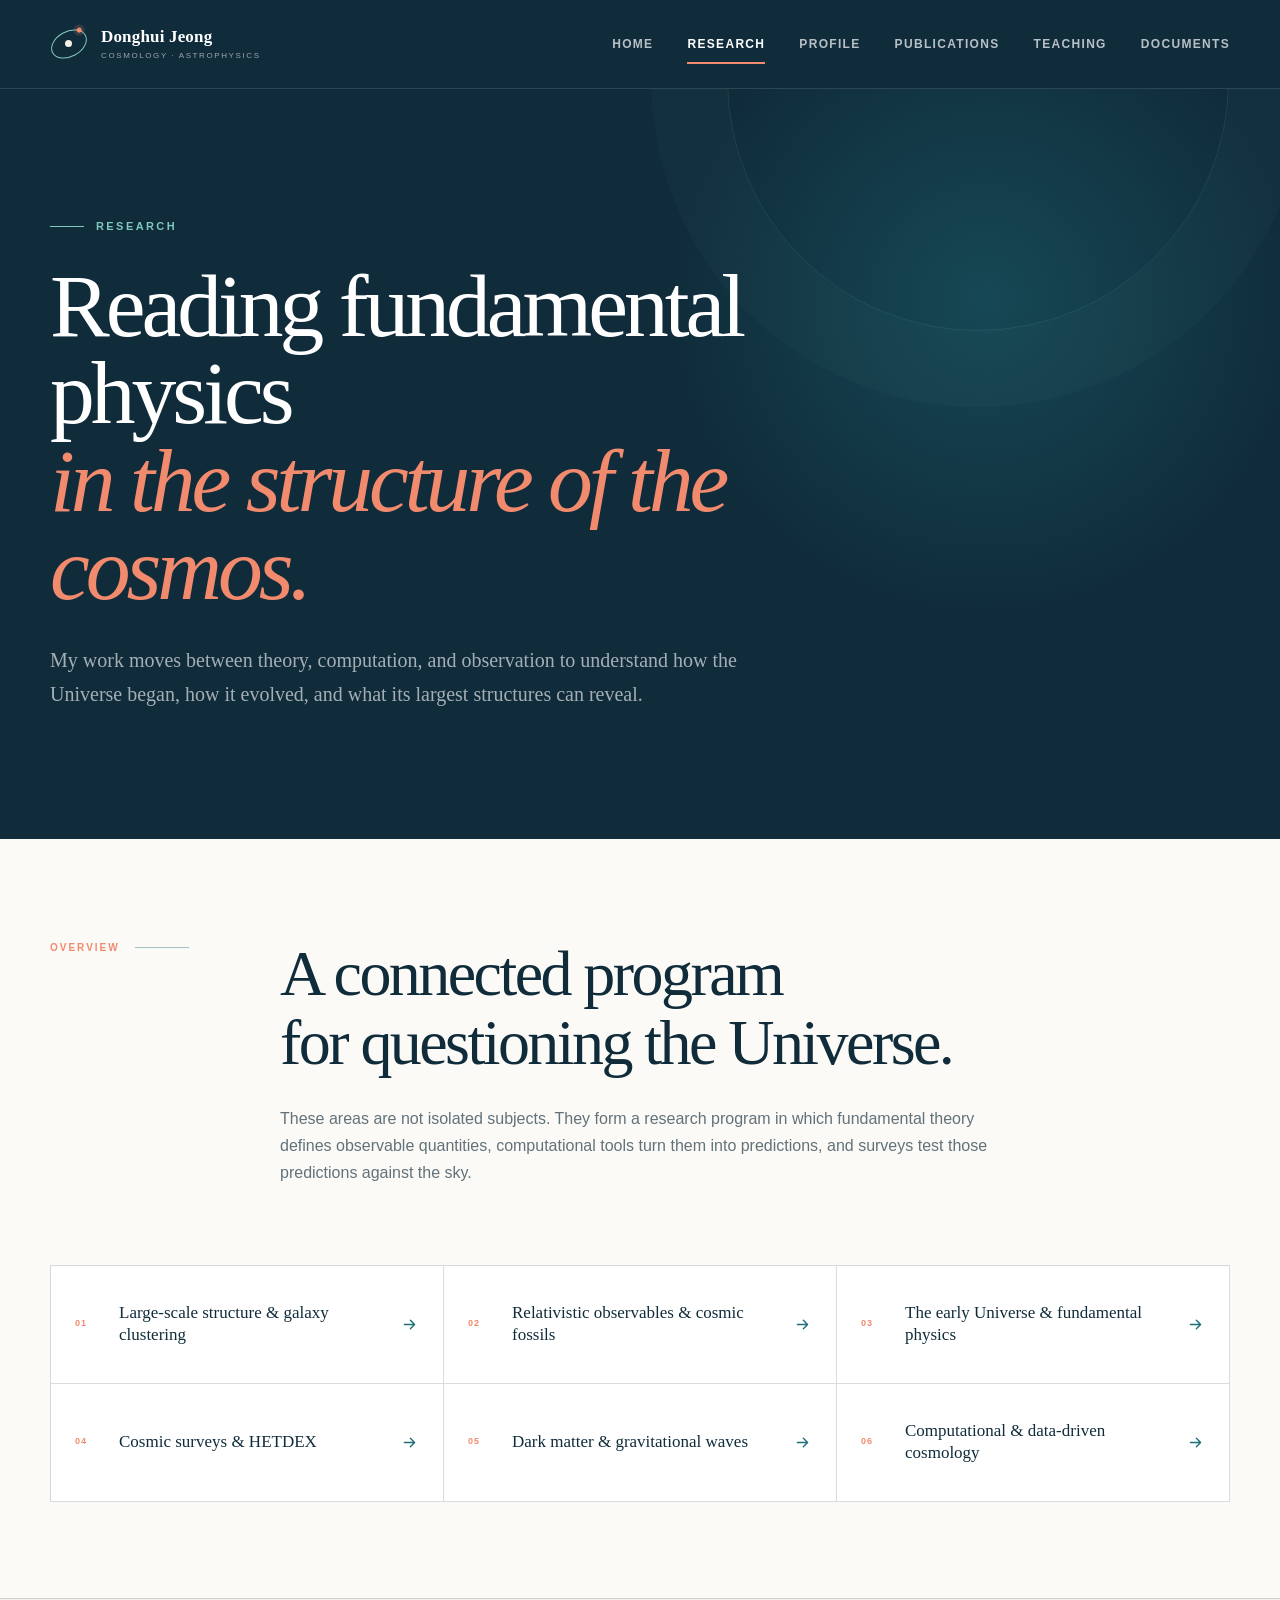
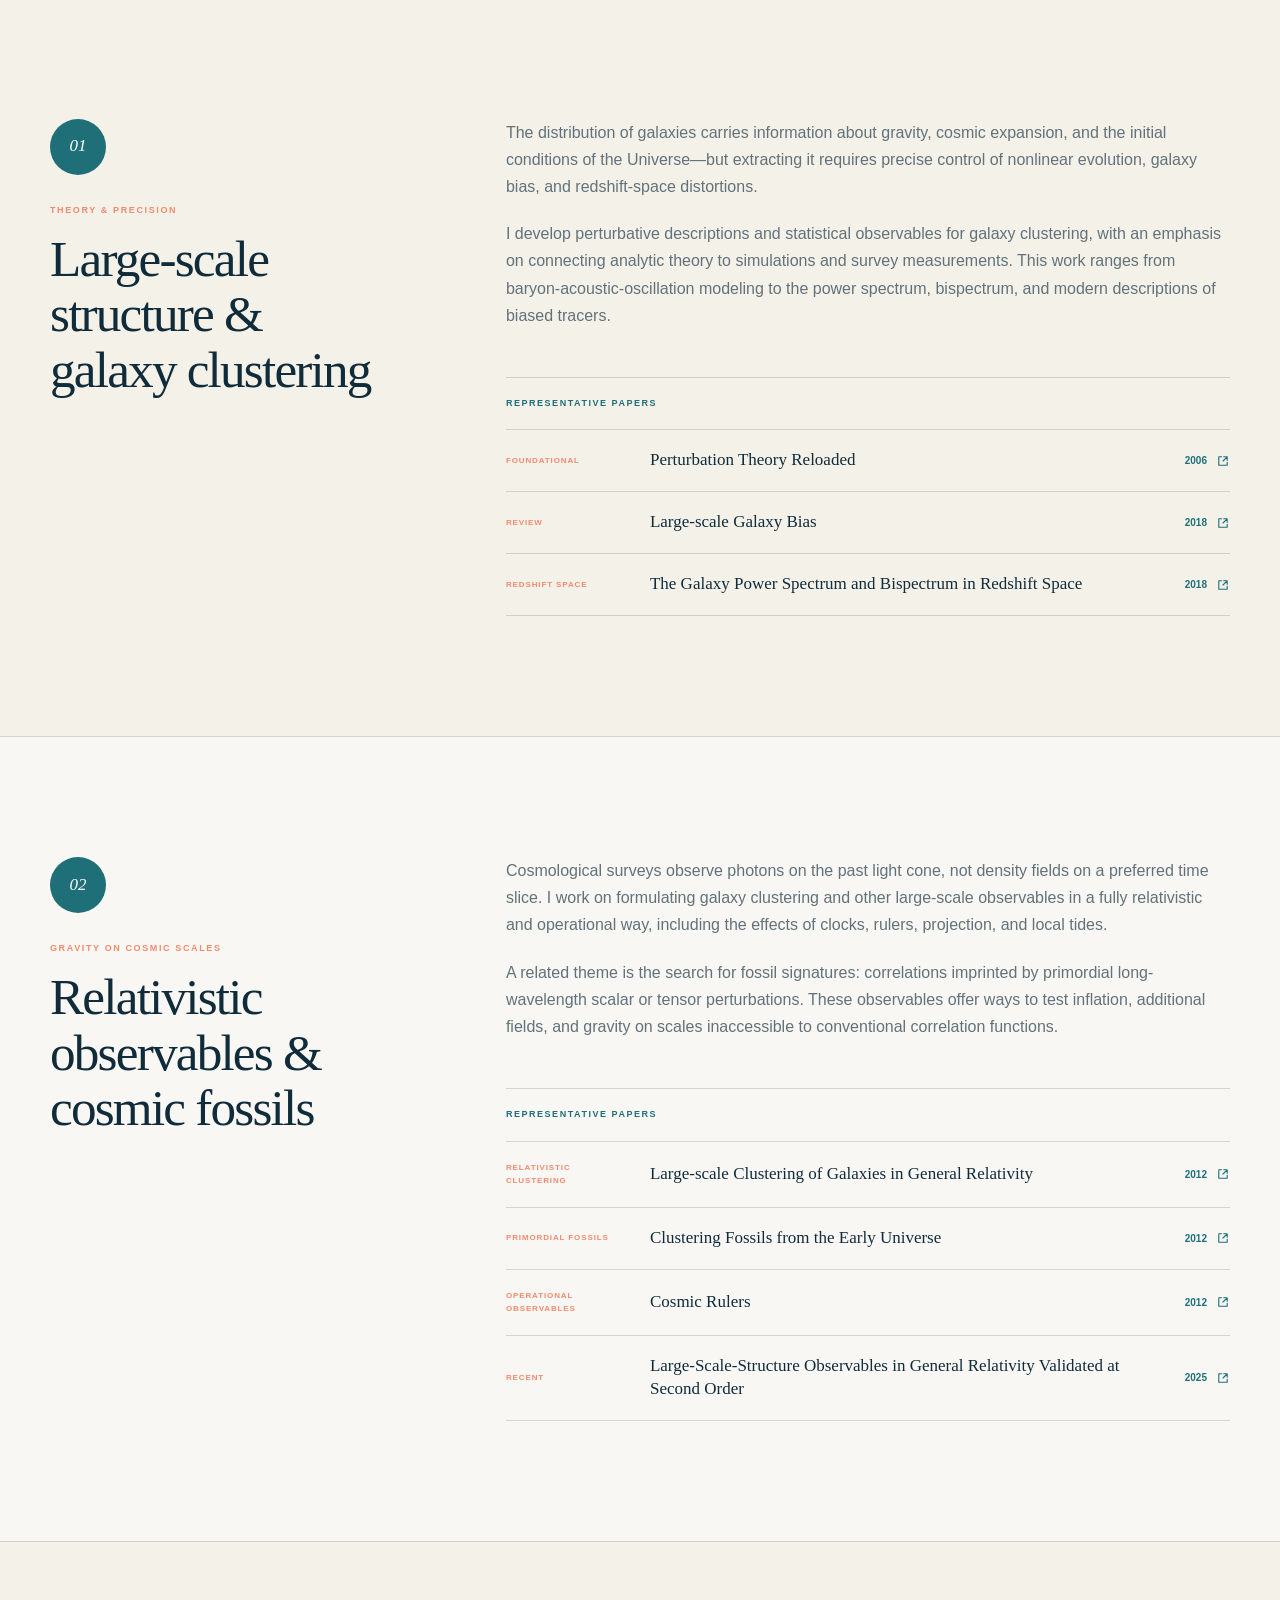
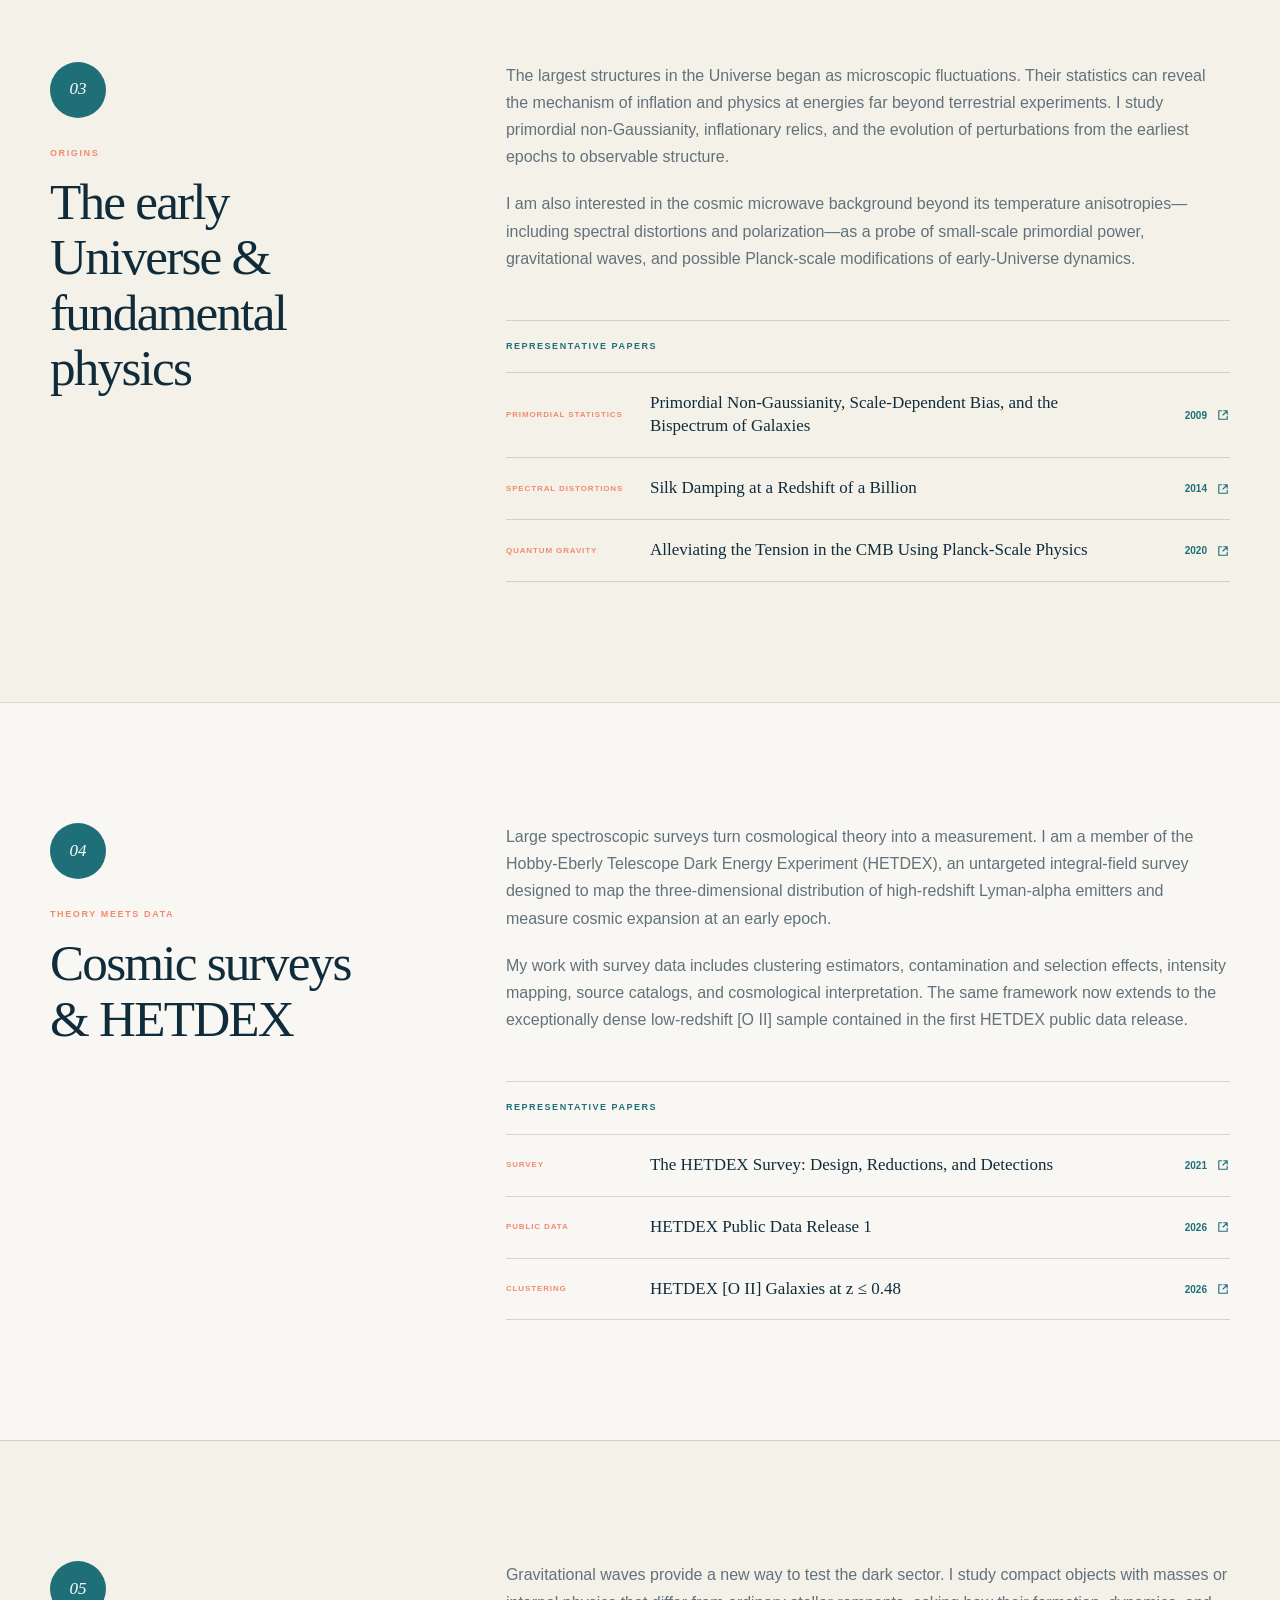
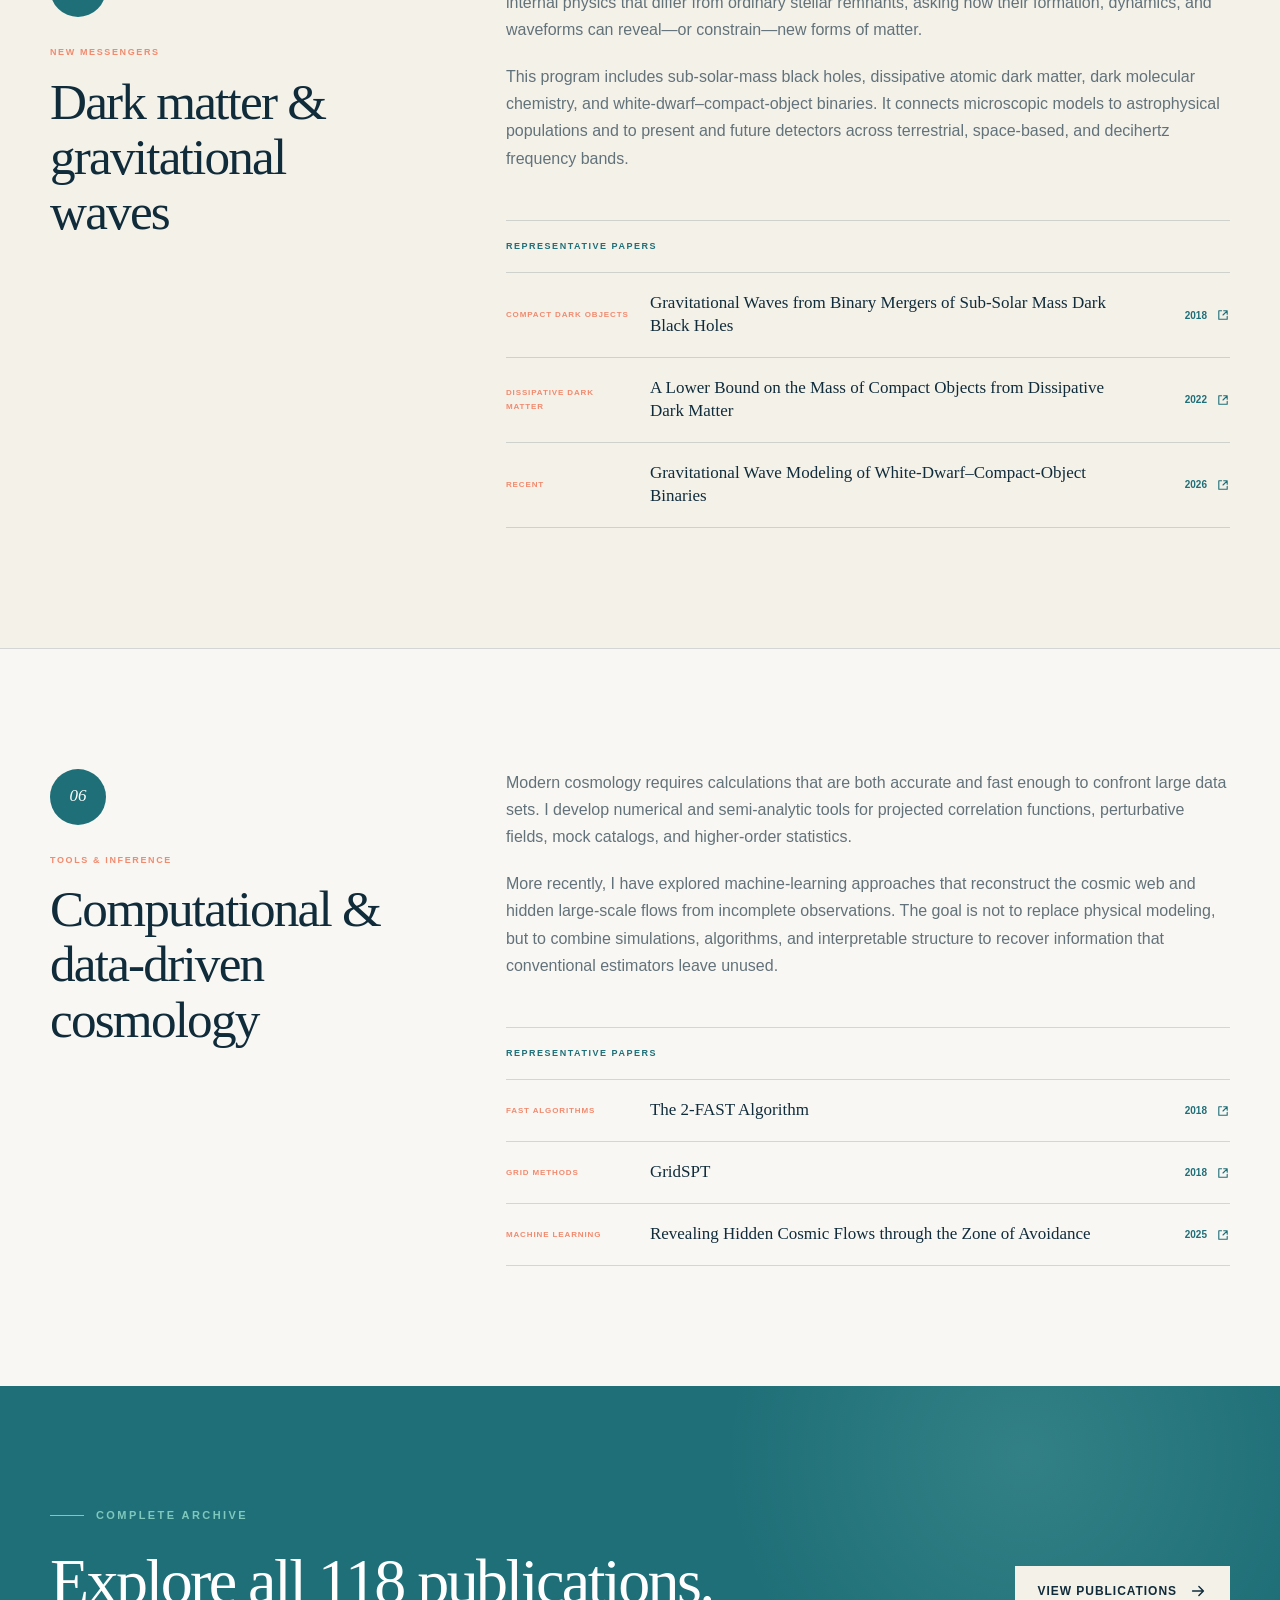
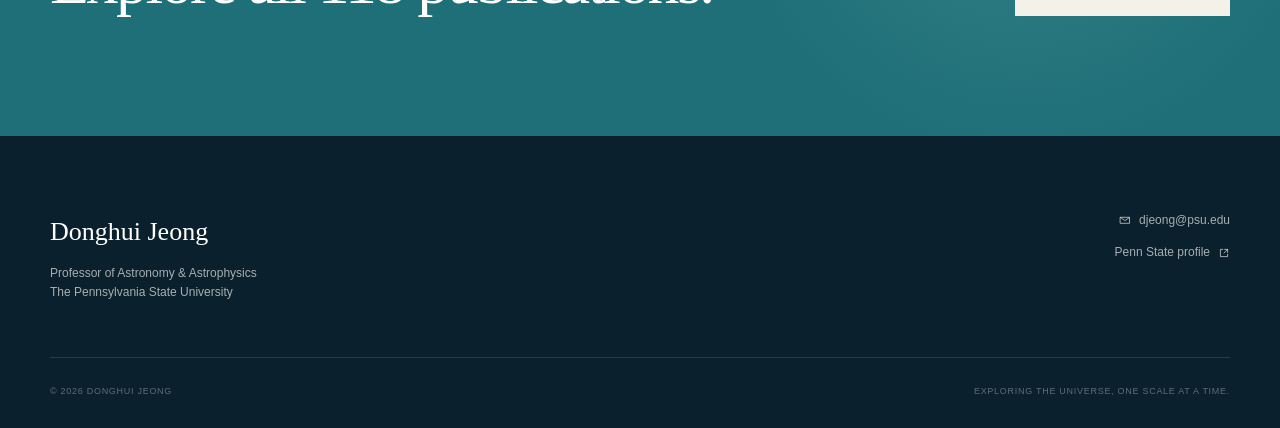
<file: research.html>
<!doctype html>
<html lang="en">
<head>
  <meta charset="utf-8">
  <meta name="viewport" content="width=device-width, initial-scale=1">
  <meta name="theme-color" content="#102c3b">
  <meta name="description" content="Research areas of cosmologist Donghui Jeong, from large-scale structure and relativistic observables to HETDEX, dark matter, and gravitational waves.">
  <meta property="og:title" content="Research — Donghui Jeong">
  <meta property="og:description" content="Research areas of cosmologist Donghui Jeong, from large-scale structure and relativistic observables to HETDEX, dark matter, and gravitational waves.">
  <meta property="og:type" content="website">
  <meta property="og:image" content="assets/images/donghui-jeong.jpg">
  <title>Research — Donghui Jeong</title>
  <link rel="icon" href="assets/images/favicon.svg" type="image/svg+xml">
  <link rel="stylesheet" href="assets/css/style.css">
  <script src="assets/js/main.js" defer></script>
</head>
<body class="research-page">
  
    <a class="skip-link" href="#main">Skip to content</a>
    <header class="site-header">
      <div class="header-inner">
        <a class="brand" href="index.html" aria-label="Donghui Jeong — home">
          <span class="brand-mark" aria-hidden="true">
            <span class="brand-orbit"></span><span class="brand-core"></span>
          </span>
          <span><strong>Donghui Jeong</strong><small>Cosmology · Astrophysics</small></span>
        </a>
        <button class="menu-toggle" type="button" aria-expanded="false" aria-controls="site-nav">
          <span></span><span></span><span></span><span class="sr-only">Open navigation</span>
        </button>
        <nav class="site-nav" id="site-nav" aria-label="Primary navigation"><a href="index.html">Home</a>
<a href="research.html" aria-current="page">Research</a>
<a href="resume.html">Profile</a>
<a href="publications.html">Publications</a>
<a href="teaching.html">Teaching</a>
<a href="documents.html">Documents</a></nav>
      </div>
    </header>
  
  <main id="main">
    <section class="page-hero research-hero">
      <div class="page-hero-inner">
        <p class="eyebrow light"><span></span> Research</p>
        <h1>Reading fundamental physics<br><em>in the structure of the cosmos.</em></h1>
        <p>My work moves between theory, computation, and observation to understand how the Universe began, how it evolved, and what its largest structures can reveal.</p>
      </div>
    </section>

    <section class="research-overview section">
      <div class="research-lede">
        <div class="section-label"><span>Overview</span></div>
        <div>
          <h2 class="display-heading reveal">A connected program<br>for questioning the Universe.</h2>
          <p class="reveal">These areas are not isolated subjects. They form a research program in which fundamental theory defines observable quantities, computational tools turn them into predictions, and surveys test those predictions against the sky.</p>
        </div>
      </div>
      <nav class="research-index reveal" aria-label="Research areas">
        <a href="#large-scale-structure"><span>01</span>Large-scale structure & galaxy clustering<svg aria-hidden="true" viewBox="0 0 20 20"><path d="M4 10h11M11 5l5 5-5 5"/></svg></a>
<a href="#relativistic-observables"><span>02</span>Relativistic observables & cosmic fossils<svg aria-hidden="true" viewBox="0 0 20 20"><path d="M4 10h11M11 5l5 5-5 5"/></svg></a>
<a href="#early-universe"><span>03</span>The early Universe & fundamental physics<svg aria-hidden="true" viewBox="0 0 20 20"><path d="M4 10h11M11 5l5 5-5 5"/></svg></a>
<a href="#cosmic-surveys"><span>04</span>Cosmic surveys & HETDEX<svg aria-hidden="true" viewBox="0 0 20 20"><path d="M4 10h11M11 5l5 5-5 5"/></svg></a>
<a href="#dark-universe"><span>05</span>Dark matter & gravitational waves<svg aria-hidden="true" viewBox="0 0 20 20"><path d="M4 10h11M11 5l5 5-5 5"/></svg></a>
<a href="#computational-cosmology"><span>06</span>Computational & data-driven cosmology<svg aria-hidden="true" viewBox="0 0 20 20"><path d="M4 10h11M11 5l5 5-5 5"/></svg></a>
      </nav>
    </section>

    <div class="research-areas">
      <section class="research-area section" id="large-scale-structure">
        <header class="research-area-header reveal">
          <span class="research-area-number">01</span>
          <p class="area-kicker">Theory & precision</p>
          <h2>Large-scale structure & galaxy clustering</h2>
        </header>
        <div class="research-area-body reveal">
          <div class="research-area-summary">
            <p>The distribution of galaxies carries information about gravity, cosmic expansion, and the initial conditions of the Universe—but extracting it requires precise control of nonlinear evolution, galaxy bias, and redshift-space distortions.</p>
<p>I develop perturbative descriptions and statistical observables for galaxy clustering, with an emphasis on connecting analytic theory to simulations and survey measurements. This work ranges from baryon-acoustic-oscillation modeling to the power spectrum, bispectrum, and modern descriptions of biased tracers.</p>
          </div>
          <div class="representative-papers">
            <h3>Representative papers</h3>
            <a class="research-paper" href="https://arxiv.org/abs/astro-ph/0604075" target="_blank" rel="noopener">
    <span class="research-paper-tag">Foundational</span>
    <span class="research-paper-title">Perturbation Theory Reloaded</span>
    <span class="research-paper-year">2006 <svg aria-hidden="true" viewBox="0 0 20 20"><path d="M8 4H4v12h12v-4M10 10l6-6M11 4h5v5"/></svg></span>
  </a>
<a class="research-paper" href="https://arxiv.org/abs/1611.09787" target="_blank" rel="noopener">
    <span class="research-paper-tag">Review</span>
    <span class="research-paper-title">Large-scale Galaxy Bias</span>
    <span class="research-paper-year">2018 <svg aria-hidden="true" viewBox="0 0 20 20"><path d="M8 4H4v12h12v-4M10 10l6-6M11 4h5v5"/></svg></span>
  </a>
<a class="research-paper" href="https://arxiv.org/abs/1806.04015" target="_blank" rel="noopener">
    <span class="research-paper-tag">Redshift space</span>
    <span class="research-paper-title">The Galaxy Power Spectrum and Bispectrum in Redshift Space</span>
    <span class="research-paper-year">2018 <svg aria-hidden="true" viewBox="0 0 20 20"><path d="M8 4H4v12h12v-4M10 10l6-6M11 4h5v5"/></svg></span>
  </a>
          </div>
        </div>
      </section>
<section class="research-area section" id="relativistic-observables">
        <header class="research-area-header reveal">
          <span class="research-area-number">02</span>
          <p class="area-kicker">Gravity on cosmic scales</p>
          <h2>Relativistic observables & cosmic fossils</h2>
        </header>
        <div class="research-area-body reveal">
          <div class="research-area-summary">
            <p>Cosmological surveys observe photons on the past light cone, not density fields on a preferred time slice. I work on formulating galaxy clustering and other large-scale observables in a fully relativistic and operational way, including the effects of clocks, rulers, projection, and local tides.</p>
<p>A related theme is the search for fossil signatures: correlations imprinted by primordial long-wavelength scalar or tensor perturbations. These observables offer ways to test inflation, additional fields, and gravity on scales inaccessible to conventional correlation functions.</p>
          </div>
          <div class="representative-papers">
            <h3>Representative papers</h3>
            <a class="research-paper" href="https://arxiv.org/abs/1107.5427" target="_blank" rel="noopener">
    <span class="research-paper-tag">Relativistic clustering</span>
    <span class="research-paper-title">Large-scale Clustering of Galaxies in General Relativity</span>
    <span class="research-paper-year">2012 <svg aria-hidden="true" viewBox="0 0 20 20"><path d="M8 4H4v12h12v-4M10 10l6-6M11 4h5v5"/></svg></span>
  </a>
<a class="research-paper" href="https://arxiv.org/abs/1203.0302" target="_blank" rel="noopener">
    <span class="research-paper-tag">Primordial fossils</span>
    <span class="research-paper-title">Clustering Fossils from the Early Universe</span>
    <span class="research-paper-year">2012 <svg aria-hidden="true" viewBox="0 0 20 20"><path d="M8 4H4v12h12v-4M10 10l6-6M11 4h5v5"/></svg></span>
  </a>
<a class="research-paper" href="https://arxiv.org/abs/1204.3625" target="_blank" rel="noopener">
    <span class="research-paper-tag">Operational observables</span>
    <span class="research-paper-title">Cosmic Rulers</span>
    <span class="research-paper-year">2012 <svg aria-hidden="true" viewBox="0 0 20 20"><path d="M8 4H4v12h12v-4M10 10l6-6M11 4h5v5"/></svg></span>
  </a>
<a class="research-paper" href="https://arxiv.org/abs/2506.11260" target="_blank" rel="noopener">
    <span class="research-paper-tag">Recent</span>
    <span class="research-paper-title">Large-Scale-Structure Observables in General Relativity Validated at Second Order</span>
    <span class="research-paper-year">2025 <svg aria-hidden="true" viewBox="0 0 20 20"><path d="M8 4H4v12h12v-4M10 10l6-6M11 4h5v5"/></svg></span>
  </a>
          </div>
        </div>
      </section>
<section class="research-area section" id="early-universe">
        <header class="research-area-header reveal">
          <span class="research-area-number">03</span>
          <p class="area-kicker">Origins</p>
          <h2>The early Universe & fundamental physics</h2>
        </header>
        <div class="research-area-body reveal">
          <div class="research-area-summary">
            <p>The largest structures in the Universe began as microscopic fluctuations. Their statistics can reveal the mechanism of inflation and physics at energies far beyond terrestrial experiments. I study primordial non-Gaussianity, inflationary relics, and the evolution of perturbations from the earliest epochs to observable structure.</p>
<p>I am also interested in the cosmic microwave background beyond its temperature anisotropies—including spectral distortions and polarization—as a probe of small-scale primordial power, gravitational waves, and possible Planck-scale modifications of early-Universe dynamics.</p>
          </div>
          <div class="representative-papers">
            <h3>Representative papers</h3>
            <a class="research-paper" href="https://arxiv.org/abs/0904.0497" target="_blank" rel="noopener">
    <span class="research-paper-tag">Primordial statistics</span>
    <span class="research-paper-title">Primordial Non-Gaussianity, Scale-Dependent Bias, and the Bispectrum of Galaxies</span>
    <span class="research-paper-year">2009 <svg aria-hidden="true" viewBox="0 0 20 20"><path d="M8 4H4v12h12v-4M10 10l6-6M11 4h5v5"/></svg></span>
  </a>
<a class="research-paper" href="https://arxiv.org/abs/1403.3697" target="_blank" rel="noopener">
    <span class="research-paper-tag">Spectral distortions</span>
    <span class="research-paper-title">Silk Damping at a Redshift of a Billion</span>
    <span class="research-paper-year">2014 <svg aria-hidden="true" viewBox="0 0 20 20"><path d="M8 4H4v12h12v-4M10 10l6-6M11 4h5v5"/></svg></span>
  </a>
<a class="research-paper" href="https://arxiv.org/abs/2001.11689" target="_blank" rel="noopener">
    <span class="research-paper-tag">Quantum gravity</span>
    <span class="research-paper-title">Alleviating the Tension in the CMB Using Planck-Scale Physics</span>
    <span class="research-paper-year">2020 <svg aria-hidden="true" viewBox="0 0 20 20"><path d="M8 4H4v12h12v-4M10 10l6-6M11 4h5v5"/></svg></span>
  </a>
          </div>
        </div>
      </section>
<section class="research-area section" id="cosmic-surveys">
        <header class="research-area-header reveal">
          <span class="research-area-number">04</span>
          <p class="area-kicker">Theory meets data</p>
          <h2>Cosmic surveys & HETDEX</h2>
        </header>
        <div class="research-area-body reveal">
          <div class="research-area-summary">
            <p>Large spectroscopic surveys turn cosmological theory into a measurement. I am a member of the Hobby-Eberly Telescope Dark Energy Experiment (HETDEX), an untargeted integral-field survey designed to map the three-dimensional distribution of high-redshift Lyman-alpha emitters and measure cosmic expansion at an early epoch.</p>
<p>My work with survey data includes clustering estimators, contamination and selection effects, intensity mapping, source catalogs, and cosmological interpretation. The same framework now extends to the exceptionally dense low-redshift [O II] sample contained in the first HETDEX public data release.</p>
          </div>
          <div class="representative-papers">
            <h3>Representative papers</h3>
            <a class="research-paper" href="https://arxiv.org/abs/2110.04298" target="_blank" rel="noopener">
    <span class="research-paper-tag">Survey</span>
    <span class="research-paper-title">The HETDEX Survey: Design, Reductions, and Detections</span>
    <span class="research-paper-year">2021 <svg aria-hidden="true" viewBox="0 0 20 20"><path d="M8 4H4v12h12v-4M10 10l6-6M11 4h5v5"/></svg></span>
  </a>
<a class="research-paper" href="https://arxiv.org/abs/2606.04208" target="_blank" rel="noopener">
    <span class="research-paper-tag">Public data</span>
    <span class="research-paper-title">HETDEX Public Data Release 1</span>
    <span class="research-paper-year">2026 <svg aria-hidden="true" viewBox="0 0 20 20"><path d="M8 4H4v12h12v-4M10 10l6-6M11 4h5v5"/></svg></span>
  </a>
<a class="research-paper" href="https://arxiv.org/abs/2607.08453" target="_blank" rel="noopener">
    <span class="research-paper-tag">Clustering</span>
    <span class="research-paper-title">HETDEX [O II] Galaxies at z ≤ 0.48</span>
    <span class="research-paper-year">2026 <svg aria-hidden="true" viewBox="0 0 20 20"><path d="M8 4H4v12h12v-4M10 10l6-6M11 4h5v5"/></svg></span>
  </a>
          </div>
        </div>
      </section>
<section class="research-area section" id="dark-universe">
        <header class="research-area-header reveal">
          <span class="research-area-number">05</span>
          <p class="area-kicker">New messengers</p>
          <h2>Dark matter & gravitational waves</h2>
        </header>
        <div class="research-area-body reveal">
          <div class="research-area-summary">
            <p>Gravitational waves provide a new way to test the dark sector. I study compact objects with masses or internal physics that differ from ordinary stellar remnants, asking how their formation, dynamics, and waveforms can reveal—or constrain—new forms of matter.</p>
<p>This program includes sub-solar-mass black holes, dissipative atomic dark matter, dark molecular chemistry, and white-dwarf–compact-object binaries. It connects microscopic models to astrophysical populations and to present and future detectors across terrestrial, space-based, and decihertz frequency bands.</p>
          </div>
          <div class="representative-papers">
            <h3>Representative papers</h3>
            <a class="research-paper" href="https://arxiv.org/abs/1802.08206" target="_blank" rel="noopener">
    <span class="research-paper-tag">Compact dark objects</span>
    <span class="research-paper-title">Gravitational Waves from Binary Mergers of Sub-Solar Mass Dark Black Holes</span>
    <span class="research-paper-year">2018 <svg aria-hidden="true" viewBox="0 0 20 20"><path d="M8 4H4v12h12v-4M10 10l6-6M11 4h5v5"/></svg></span>
  </a>
<a class="research-paper" href="https://arxiv.org/abs/2209.00064" target="_blank" rel="noopener">
    <span class="research-paper-tag">Dissipative dark matter</span>
    <span class="research-paper-title">A Lower Bound on the Mass of Compact Objects from Dissipative Dark Matter</span>
    <span class="research-paper-year">2022 <svg aria-hidden="true" viewBox="0 0 20 20"><path d="M8 4H4v12h12v-4M10 10l6-6M11 4h5v5"/></svg></span>
  </a>
<a class="research-paper" href="https://arxiv.org/abs/2607.24951" target="_blank" rel="noopener">
    <span class="research-paper-tag">Recent</span>
    <span class="research-paper-title">Gravitational Wave Modeling of White-Dwarf–Compact-Object Binaries</span>
    <span class="research-paper-year">2026 <svg aria-hidden="true" viewBox="0 0 20 20"><path d="M8 4H4v12h12v-4M10 10l6-6M11 4h5v5"/></svg></span>
  </a>
          </div>
        </div>
      </section>
<section class="research-area section" id="computational-cosmology">
        <header class="research-area-header reveal">
          <span class="research-area-number">06</span>
          <p class="area-kicker">Tools & inference</p>
          <h2>Computational & data-driven cosmology</h2>
        </header>
        <div class="research-area-body reveal">
          <div class="research-area-summary">
            <p>Modern cosmology requires calculations that are both accurate and fast enough to confront large data sets. I develop numerical and semi-analytic tools for projected correlation functions, perturbative fields, mock catalogs, and higher-order statistics.</p>
<p>More recently, I have explored machine-learning approaches that reconstruct the cosmic web and hidden large-scale flows from incomplete observations. The goal is not to replace physical modeling, but to combine simulations, algorithms, and interpretable structure to recover information that conventional estimators leave unused.</p>
          </div>
          <div class="representative-papers">
            <h3>Representative papers</h3>
            <a class="research-paper" href="https://arxiv.org/abs/1709.02401" target="_blank" rel="noopener">
    <span class="research-paper-tag">Fast algorithms</span>
    <span class="research-paper-title">The 2-FAST Algorithm</span>
    <span class="research-paper-year">2018 <svg aria-hidden="true" viewBox="0 0 20 20"><path d="M8 4H4v12h12v-4M10 10l6-6M11 4h5v5"/></svg></span>
  </a>
<a class="research-paper" href="https://arxiv.org/abs/1807.04215" target="_blank" rel="noopener">
    <span class="research-paper-tag">Grid methods</span>
    <span class="research-paper-title">GridSPT</span>
    <span class="research-paper-year">2018 <svg aria-hidden="true" viewBox="0 0 20 20"><path d="M8 4H4v12h12v-4M10 10l6-6M11 4h5v5"/></svg></span>
  </a>
<a class="research-paper" href="https://arxiv.org/abs/2511.03919" target="_blank" rel="noopener">
    <span class="research-paper-tag">Machine learning</span>
    <span class="research-paper-title">Revealing Hidden Cosmic Flows through the Zone of Avoidance</span>
    <span class="research-paper-year">2025 <svg aria-hidden="true" viewBox="0 0 20 20"><path d="M8 4H4v12h12v-4M10 10l6-6M11 4h5v5"/></svg></span>
  </a>
          </div>
        </div>
      </section>
    </div>

    <section class="research-archive-cta section">
      <div>
        <p class="eyebrow light"><span></span> Complete archive</p>
        <h2>Explore all 118 publications.</h2>
      </div>
      <a class="button button-light" href="publications.html">View publications <svg aria-hidden="true" viewBox="0 0 20 20"><path d="M4 10h11M11 5l5 5-5 5"/></svg></a>
    </section>
  </main>
  
    <footer class="site-footer">
      <div class="footer-inner">
        <div>
          <a class="footer-name" href="index.html">Donghui Jeong</a>
          <p>Professor of Astronomy &amp; Astrophysics<br>The Pennsylvania State University</p>
        </div>
        <div class="footer-contact">
          <a href="mailto:djeong@psu.edu"><svg aria-hidden="true" viewBox="0 0 20 20"><path d="M2.5 5.5h15v10h-15zM3 6l7 5 7-5"/></svg> djeong@psu.edu</a>
          <a href="https://science.psu.edu/astro/people/duj13" target="_blank" rel="noopener">Penn State profile <svg aria-hidden="true" viewBox="0 0 20 20"><path d="M8 4H4v12h12v-4M10 10l6-6M11 4h5v5"/></svg></a>
        </div>
      </div>
      <div class="footer-bottom">
        <span>© 2026 Donghui Jeong</span>
        <span>Exploring the Universe, one scale at a time.</span>
      </div>
    </footer>
</body>
</html>
</file>
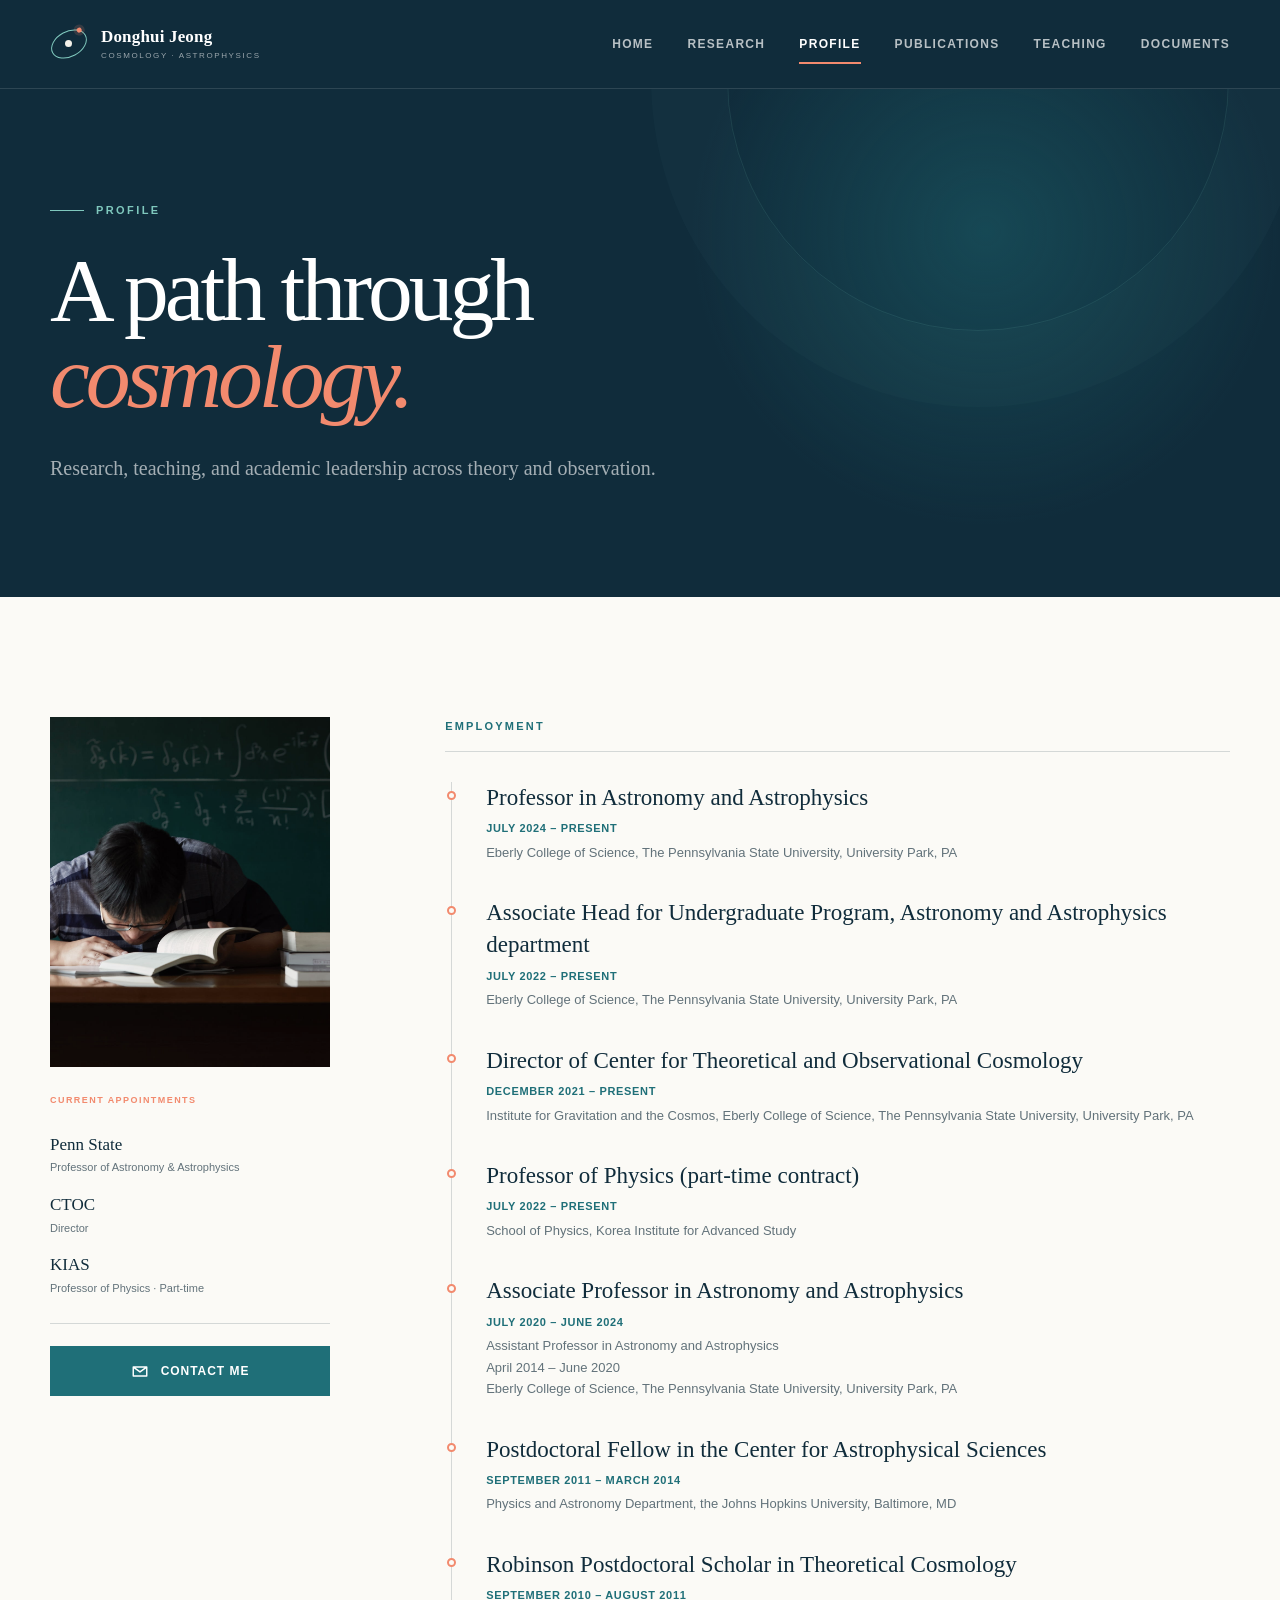
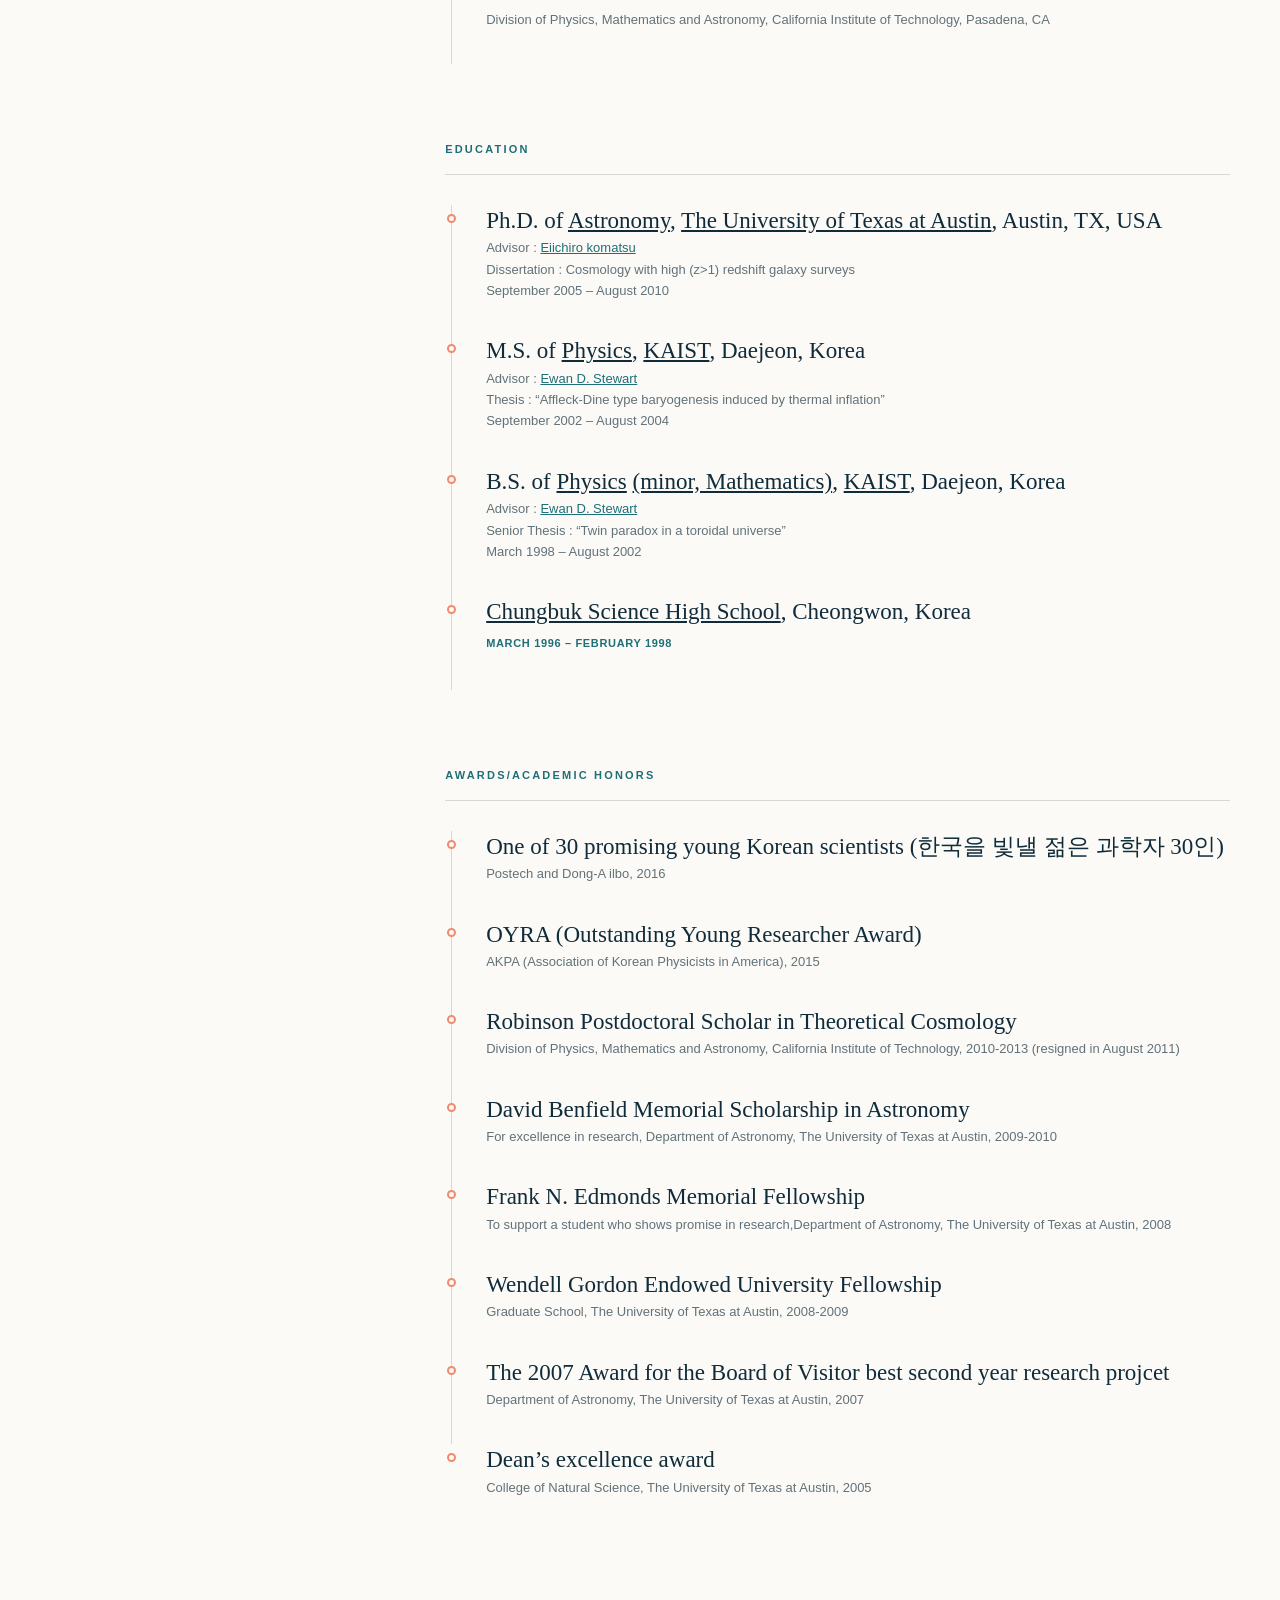
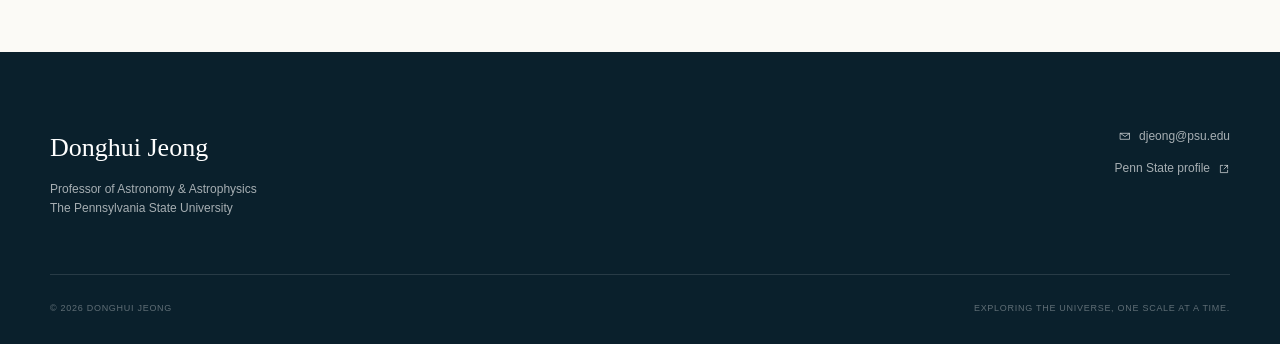
<file: resume.html>
<!doctype html>
<html lang="en">
<head>
  <meta charset="utf-8">
  <meta name="viewport" content="width=device-width, initial-scale=1">
  <meta name="theme-color" content="#102c3b">
  <meta name="description" content="Employment, education, and honors of astrophysicist Donghui Jeong.">
  <meta property="og:title" content="Profile — Donghui Jeong">
  <meta property="og:description" content="Employment, education, and honors of astrophysicist Donghui Jeong.">
  <meta property="og:type" content="website">
  <meta property="og:image" content="assets/images/donghui-jeong.jpg">
  <title>Profile — Donghui Jeong</title>
  <link rel="icon" href="assets/images/favicon.svg" type="image/svg+xml">
  <link rel="stylesheet" href="assets/css/style.css">
  <script src="assets/js/main.js" defer></script>
</head>
<body class="">
  
    <a class="skip-link" href="#main">Skip to content</a>
    <header class="site-header">
      <div class="header-inner">
        <a class="brand" href="index.html" aria-label="Donghui Jeong — home">
          <span class="brand-mark" aria-hidden="true">
            <span class="brand-orbit"></span><span class="brand-core"></span>
          </span>
          <span><strong>Donghui Jeong</strong><small>Cosmology · Astrophysics</small></span>
        </a>
        <button class="menu-toggle" type="button" aria-expanded="false" aria-controls="site-nav">
          <span></span><span></span><span></span><span class="sr-only">Open navigation</span>
        </button>
        <nav class="site-nav" id="site-nav" aria-label="Primary navigation"><a href="index.html">Home</a>
<a href="research.html">Research</a>
<a href="resume.html" aria-current="page">Profile</a>
<a href="publications.html">Publications</a>
<a href="teaching.html">Teaching</a>
<a href="documents.html">Documents</a></nav>
      </div>
    </header>
  
  <main id="main">
    <section class="page-hero">
      <div class="page-hero-inner">
        <p class="eyebrow light"><span></span> Profile</p>
        <h1>A path through<br><em>cosmology.</em></h1>
        <p>Research, teaching, and academic leadership across theory and observation.</p>
      </div>
    </section>
    <section class="page-content section resume-layout">
      <aside class="profile-aside reveal">
        <img src="assets/images/donghui-jeong.jpg" alt="Donghui Jeong at KIAS" width="1920" height="1280">
        <div class="profile-card">
          <p class="micro-label">Current appointments</p>
          <strong>Penn State</strong>
          <span>Professor of Astronomy &amp; Astrophysics</span>
          <strong>CTOC</strong>
          <span>Director</span>
          <strong>KIAS</strong>
          <span>Professor of Physics · Part-time</span>
        </div>
        <a class="button button-primary full-width" href="mailto:djeong@psu.edu"><svg aria-hidden="true" viewBox="0 0 20 20"><path d="M2.5 5.5h15v10h-15zM3 6l7 5 7-5"/></svg> Contact me</a>
      </aside>
      <div class="resume-timeline reveal"><h2 class="resume-section-title">Employment</h2>
<article class="timeline-item"><div class="timeline-dot"></div><h3>Professor in Astronomy and Astrophysics</h3><p class="timeline-date">July 2024 &#8211; present</p><div class="timeline-detail">Eberly College of Science, The Pennsylvania State University, University Park, PA</div></article>
<article class="timeline-item"><div class="timeline-dot"></div><h3>Associate Head for Undergraduate Program, Astronomy and Astrophysics department</h3><p class="timeline-date">July 2022 &#8211; present</p><div class="timeline-detail">Eberly College of Science, The Pennsylvania State University, University Park, PA</div></article>
<article class="timeline-item"><div class="timeline-dot"></div><h3>Director of Center for Theoretical and Observational Cosmology</h3><p class="timeline-date">December 2021 &#8211; present</p><div class="timeline-detail">Institute for Gravitation and the Cosmos, Eberly College of Science, The Pennsylvania State University, University Park, PA</div></article>
<article class="timeline-item"><div class="timeline-dot"></div><h3>Professor of Physics (part-time contract)</h3><p class="timeline-date">July 2022 &#8211; present</p><div class="timeline-detail">School of Physics, Korea Institute for Advanced Study</div></article>
<article class="timeline-item"><div class="timeline-dot"></div><h3>Associate Professor in Astronomy and Astrophysics</h3><p class="timeline-date">July 2020 &#8211; June 2024</p><div class="timeline-detail">Assistant Professor in Astronomy and Astrophysics<br>April 2014 &#8211; June 2020<br>Eberly College of Science, The Pennsylvania State University, University Park, PA</div></article>
<article class="timeline-item"><div class="timeline-dot"></div><h3>Postdoctoral Fellow in the Center for Astrophysical Sciences</h3><p class="timeline-date">September 2011 &#8211; March 2014</p><div class="timeline-detail">Physics and Astronomy Department, the Johns Hopkins University, Baltimore, MD</div></article>
<article class="timeline-item"><div class="timeline-dot"></div><h3>Robinson Postdoctoral Scholar in Theoretical Cosmology</h3><p class="timeline-date">September 2010 &#8211; August 2011</p><div class="timeline-detail">Division of Physics, Mathematics and Astronomy, California Institute of Technology, Pasadena, CA</div></article>
<h2 class="resume-section-title">Education</h2>
<article class="timeline-item"><div class="timeline-dot"></div><h3>Ph.D. of <a href="http://www.as.utexas.edu/" target="_blank" rel="noopener">Astronomy</a>, <a href="http://www.utexas.edu/" target="_blank" rel="noopener">The University of Texas at Austin</a>, Austin, TX, USA</h3><div class="timeline-detail">Advisor : <a href="http://www.mpa-garching.mpg.de/~komatsu/" target="_blank" rel="noopener">Eiichiro komatsu</a><br>Dissertation : Cosmology with high (z&gt;1) redshift galaxy surveys<br>September 2005 &#8211; August 2010 </div></article>
<article class="timeline-item"><div class="timeline-dot"></div><h3>M.S. of <a href="http://physics.kaist.ac.kr/" target="_blank" rel="noopener">Physics</a>, <a href="http://www.kaist.ac.kr/" target="_blank" rel="noopener">KAIST</a>, Daejeon, Korea</h3><div class="timeline-detail">Advisor : <a href="http://cosmology.kaist.ac.kr/" target="_blank" rel="noopener">Ewan D. Stewart</a><br>Thesis : &#8220;Affleck-Dine type baryogenesis induced by thermal inflation&#8221;<br>September 2002 &#8211; August 2004</div></article>
<article class="timeline-item"><div class="timeline-dot"></div><h3>B.S. of <a href="http://physics.kaist.ac.kr/" target="_blank" rel="noopener">Physics</a> <a href="http://math.kaist.ac.kr/" target="_blank" rel="noopener">(minor, Mathematics)</a>, <a href="http://www.kaist.ac.kr/" target="_blank" rel="noopener">KAIST</a>, Daejeon, Korea</h3><div class="timeline-detail">Advisor : <a href="http://cosmology.kaist.ac.kr/" target="_blank" rel="noopener">Ewan D. Stewart</a><br>Senior Thesis : &#8220;Twin paradox in a toroidal universe&#8221;<br>March 1998 &#8211; August 2002</div></article>
<article class="timeline-item"><div class="timeline-dot"></div><h3><a href="http://www.cbs.hs.kr/" target="_blank" rel="noopener">Chungbuk Science High School</a>, Cheongwon, Korea</h3><p class="timeline-date">March 1996 &#8211; February 1998</p></article>
<h2 class="resume-section-title">Awards/Academic Honors</h2>
<article class="timeline-item"><div class="timeline-dot"></div><h3>One of 30 promising young Korean scientists (한국을 빛낼 젊은 과학자 30인)</h3><div class="timeline-detail">Postech and Dong-A ilbo, 2016</div></article>
<article class="timeline-item"><div class="timeline-dot"></div><h3>OYRA (Outstanding Young Researcher Award)</h3><div class="timeline-detail">AKPA (Association of Korean Physicists in America), 2015</div></article>
<article class="timeline-item"><div class="timeline-dot"></div><h3>Robinson Postdoctoral Scholar in Theoretical Cosmology</h3><div class="timeline-detail">Division of Physics, Mathematics and Astronomy, California Institute of Technology, 2010-2013 (resigned in August 2011)</div></article>
<article class="timeline-item"><div class="timeline-dot"></div><h3>David Benfield Memorial Scholarship in Astronomy</h3><div class="timeline-detail">For excellence in research, Department of Astronomy, The University of Texas at Austin, 2009-2010</div></article>
<article class="timeline-item"><div class="timeline-dot"></div><h3>Frank N. Edmonds Memorial Fellowship</h3><div class="timeline-detail">To support a student who shows promise in research,Department of Astronomy, The University of Texas at Austin, 2008</div></article>
<article class="timeline-item"><div class="timeline-dot"></div><h3>Wendell Gordon Endowed University Fellowship</h3><div class="timeline-detail">Graduate School, The University of Texas at Austin, 2008-2009</div></article>
<article class="timeline-item"><div class="timeline-dot"></div><h3>The 2007 Award for the Board of Visitor best second year research projcet</h3><div class="timeline-detail">Department of Astronomy, The University of Texas at Austin, 2007</div></article>
<article class="timeline-item"><div class="timeline-dot"></div><h3>Dean&#8217;s excellence award</h3><div class="timeline-detail">College of Natural Science, The University of Texas at Austin, 2005</div></article></div>
    </section>
  </main>
  
    <footer class="site-footer">
      <div class="footer-inner">
        <div>
          <a class="footer-name" href="index.html">Donghui Jeong</a>
          <p>Professor of Astronomy &amp; Astrophysics<br>The Pennsylvania State University</p>
        </div>
        <div class="footer-contact">
          <a href="mailto:djeong@psu.edu"><svg aria-hidden="true" viewBox="0 0 20 20"><path d="M2.5 5.5h15v10h-15zM3 6l7 5 7-5"/></svg> djeong@psu.edu</a>
          <a href="https://science.psu.edu/astro/people/duj13" target="_blank" rel="noopener">Penn State profile <svg aria-hidden="true" viewBox="0 0 20 20"><path d="M8 4H4v12h12v-4M10 10l6-6M11 4h5v5"/></svg></a>
        </div>
      </div>
      <div class="footer-bottom">
        <span>© 2026 Donghui Jeong</span>
        <span>Exploring the Universe, one scale at a time.</span>
      </div>
    </footer>
</body>
</html>
</file>
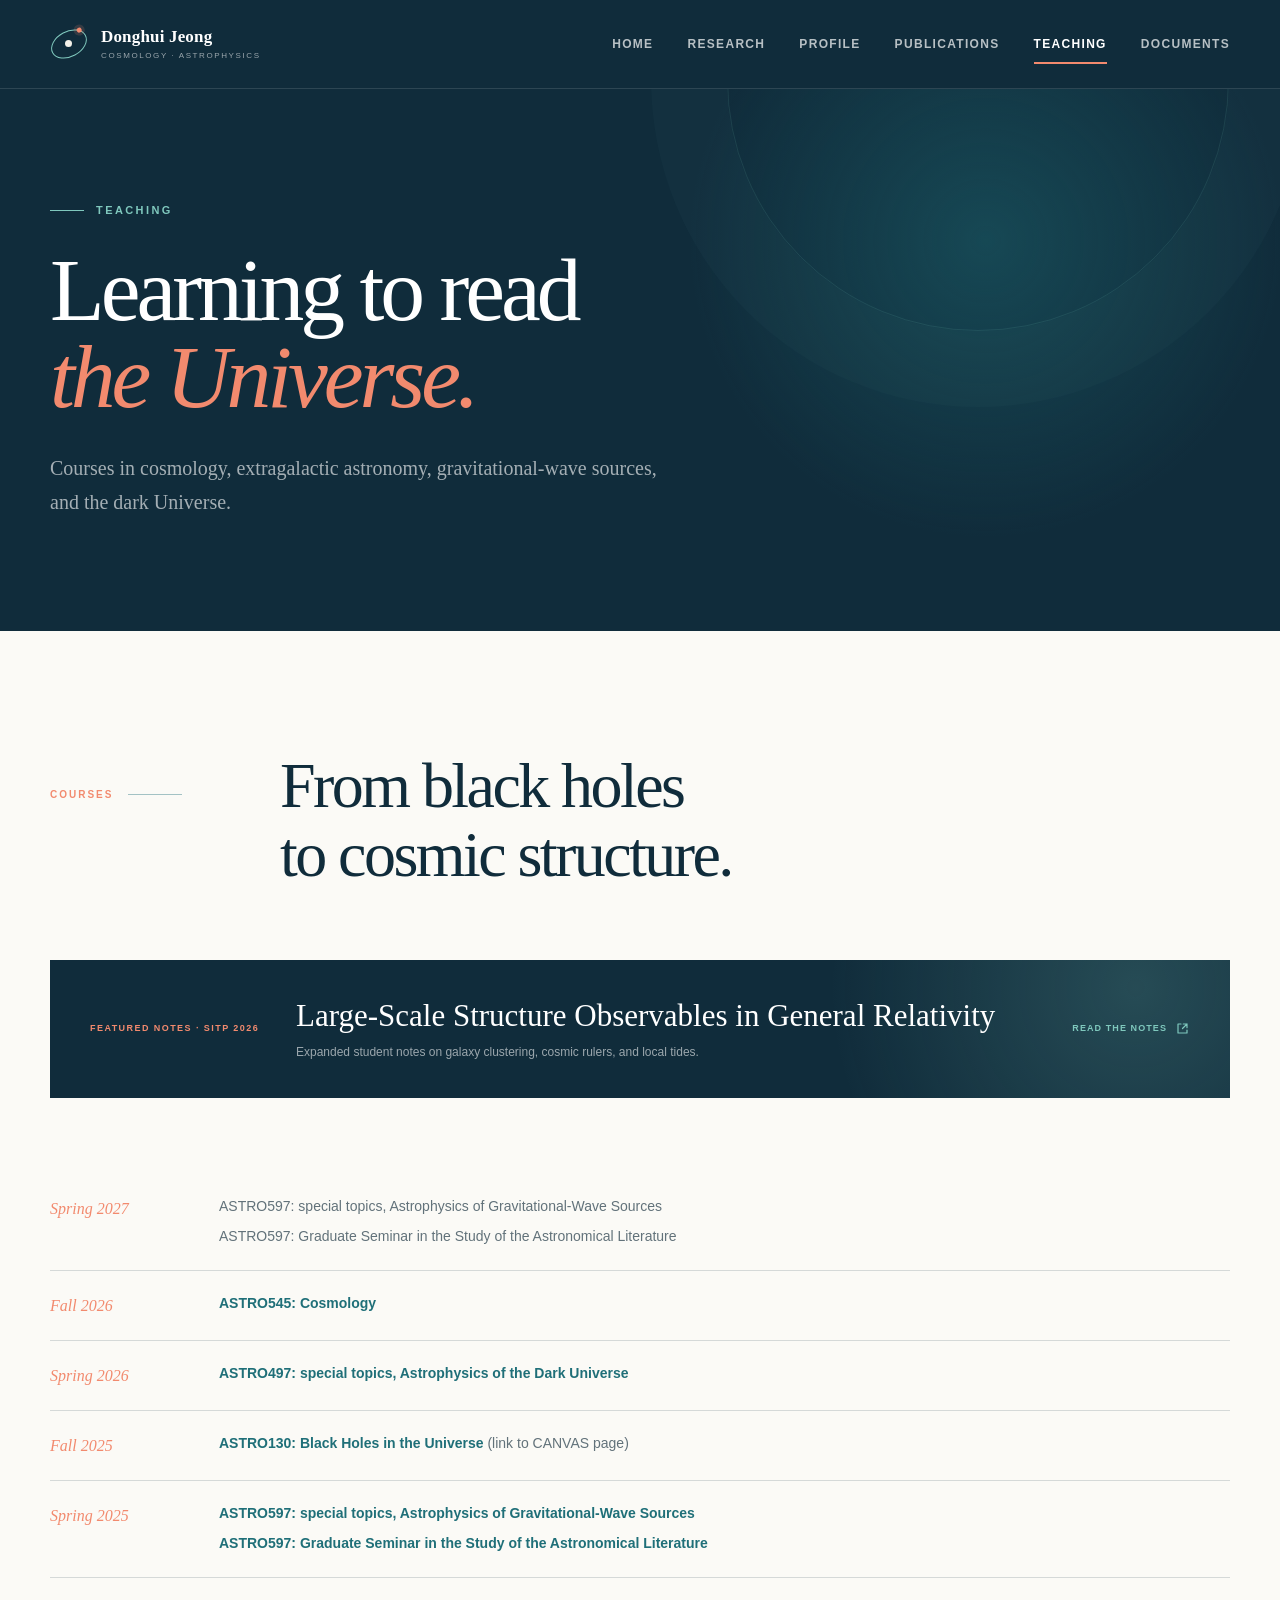
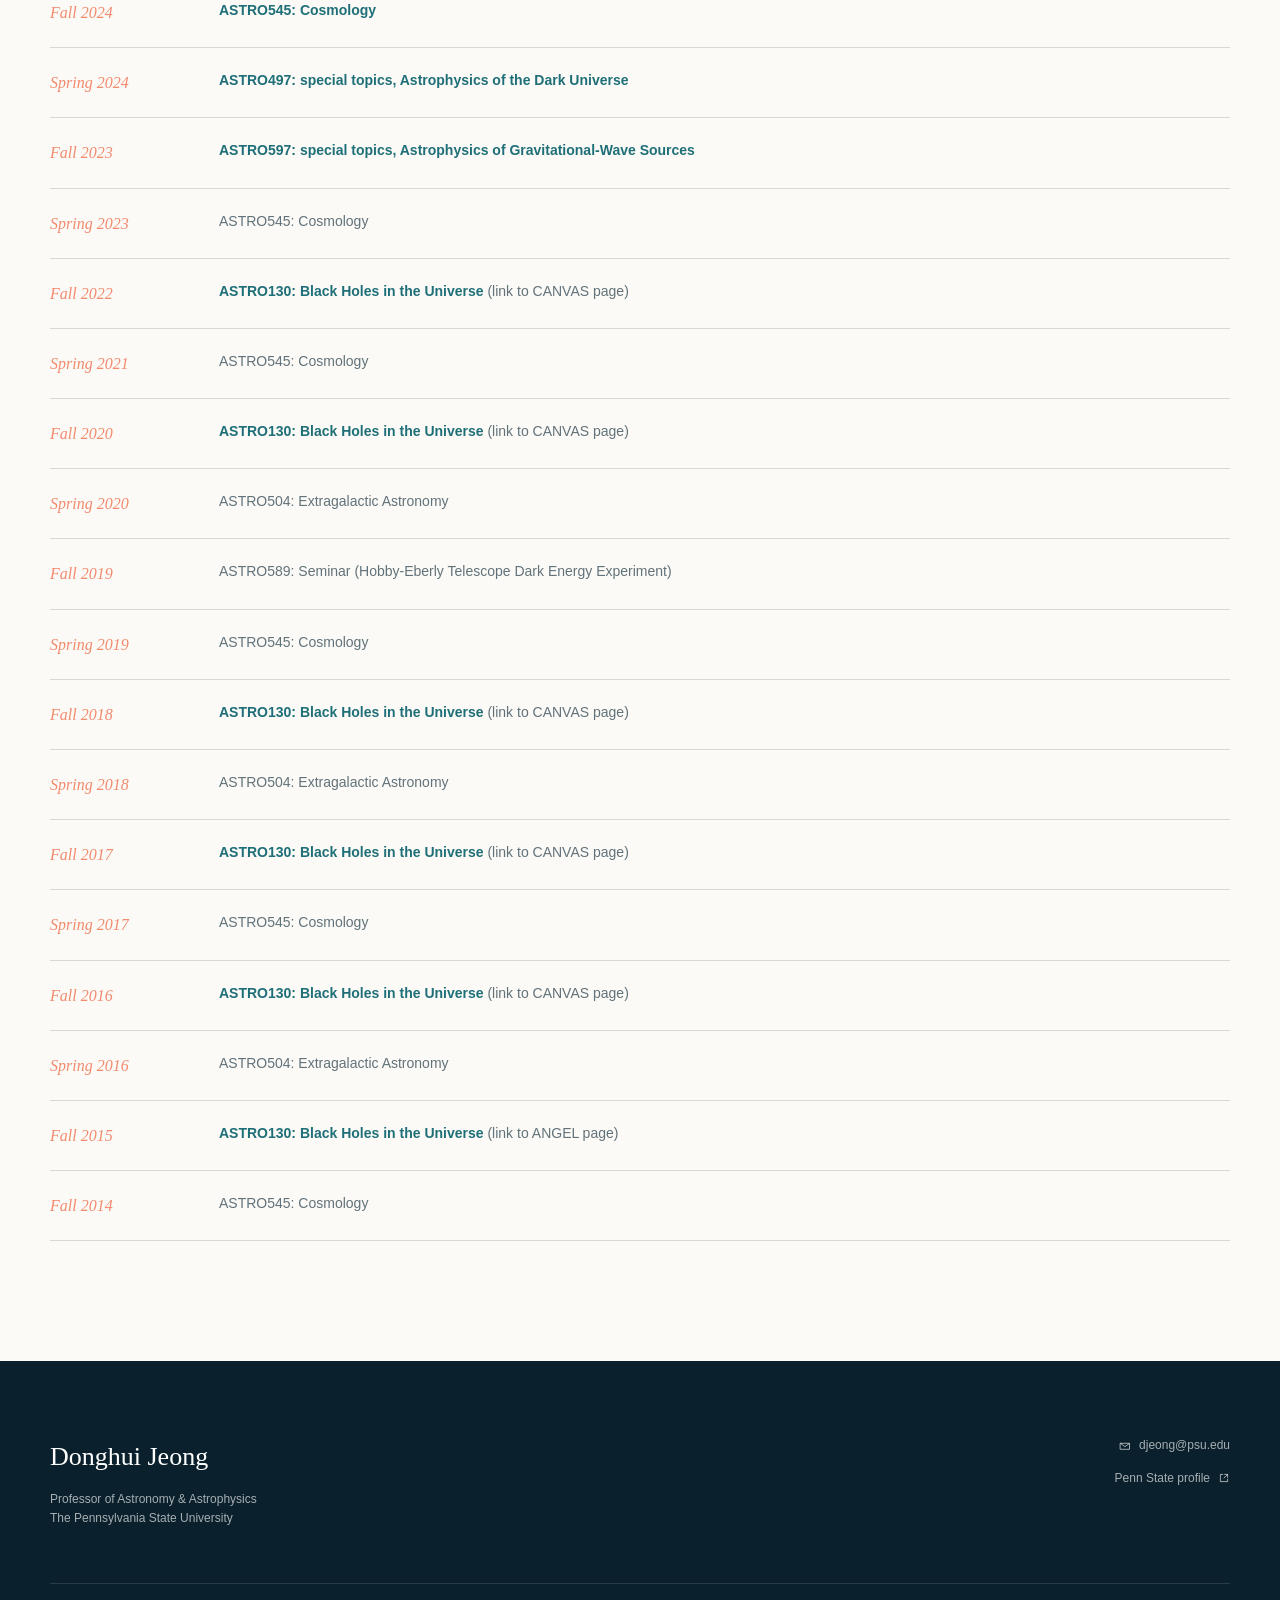
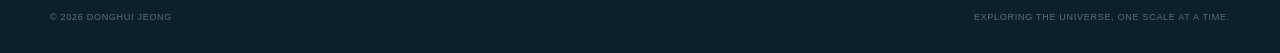
<file: teaching.html>
<!doctype html>
<html lang="en">
<head>
  <meta charset="utf-8">
  <meta name="viewport" content="width=device-width, initial-scale=1">
  <meta name="theme-color" content="#102c3b">
  <meta name="description" content="Courses taught by Donghui Jeong at Penn State.">
  <meta property="og:title" content="Teaching — Donghui Jeong">
  <meta property="og:description" content="Courses taught by Donghui Jeong at Penn State.">
  <meta property="og:type" content="website">
  <meta property="og:image" content="assets/images/donghui-jeong.jpg">
  <title>Teaching — Donghui Jeong</title>
  <link rel="icon" href="assets/images/favicon.svg" type="image/svg+xml">
  <link rel="stylesheet" href="assets/css/style.css">
  <script src="assets/js/main.js" defer></script>
</head>
<body class="">
  
    <a class="skip-link" href="#main">Skip to content</a>
    <header class="site-header">
      <div class="header-inner">
        <a class="brand" href="index.html" aria-label="Donghui Jeong — home">
          <span class="brand-mark" aria-hidden="true">
            <span class="brand-orbit"></span><span class="brand-core"></span>
          </span>
          <span><strong>Donghui Jeong</strong><small>Cosmology · Astrophysics</small></span>
        </a>
        <button class="menu-toggle" type="button" aria-expanded="false" aria-controls="site-nav">
          <span></span><span></span><span></span><span class="sr-only">Open navigation</span>
        </button>
        <nav class="site-nav" id="site-nav" aria-label="Primary navigation"><a href="index.html">Home</a>
<a href="research.html">Research</a>
<a href="resume.html">Profile</a>
<a href="publications.html">Publications</a>
<a href="teaching.html" aria-current="page">Teaching</a>
<a href="documents.html">Documents</a></nav>
      </div>
    </header>
  
  <main id="main">
    <section class="page-hero teaching-hero">
      <div class="page-hero-inner">
        <p class="eyebrow light"><span></span> Teaching</p>
        <h1>Learning to read<br><em>the Universe.</em></h1>
        <p>Courses in cosmology, extragalactic astronomy, gravitational-wave sources, and the dark Universe.</p>
      </div>
    </section>
    <section class="page-content section">
      <div class="teaching-intro">
        <div class="section-label"><span>Courses</span></div>
        <h2 class="display-heading reveal">From black holes<br>to cosmic structure.</h2>
      </div>
      <a class="course-feature reveal" href="https://djeong98.github.io/sitp2026-lss-gr/" target="_blank" rel="noopener">
        <span class="class-term">Featured notes · SITP 2026</span>
        <div>
          <h3>Large-Scale Structure Observables in General Relativity</h3>
          <p>Expanded student notes on galaxy clustering, cosmic rulers, and local tides.</p>
        </div>
        <span class="course-feature-link">Read the notes <svg aria-hidden="true" viewBox="0 0 20 20"><path d="M8 4H4v12h12v-4M10 10l6-6M11 4h5v5"/></svg></span>
      </a>
      <div class="course-list reveal">
        

<table border="0" width="100%" cellspacing="0" cellpadding="0">
<tbody>
<tr>
<td width="120px">
<div class="font_table">Spring 2027</div>
</td>
<td>
<div class="font_table">ASTRO597: special topics, Astrophysics of Gravitational-Wave Sources</div>
<div class="font_table">ASTRO597: Graduate Seminar in the Study of the Astronomical Literature</div>
</td>
</tr>
<tr>
<td width="120px">
<div class="font_table">Fall 2026</div>
</td>
<td>
<div class="font_table"><a href="https://sites.psu.edu/cosmology/" target="_blank" rel="noopener">ASTRO545: Cosmology</a></div>
</td>
</tr>
<tr>
<td width="120px">
<div class="font_table">Spring 2026</div>
</td>
<td>
<div class="font_table"><a href="https://sites.psu.edu/darkuniverse" target="_blank" rel="noopener">ASTRO497: special topics, Astrophysics of the Dark Universe</a></div>
</td>
</tr>
<tr>
<td width="120px">
<div class="font_table">Fall 2025</div>
</td>
<td>
<div class="font_table"><a href="https://psu.instructure.com/courses/2402610" target="_blank" rel="noopener">ASTRO130: Black Holes in the Universe</a> (link to CANVAS page)</div>
</td>
</tr>
<tr>
<td width="120px">
<div class="font_table">Spring 2025</div>
</td>
<td>
<div class="font_table"><a href="https://sites.google.com/psu.edu/a-597/home" target="_blank" rel="noopener">ASTRO597: special topics, Astrophysics of Gravitational-Wave Sources</a></div>
<div class="font_table"><a href="https://sites.google.com/psu.edu/a-589/home" target="_blank" rel="noopener">ASTRO597: Graduate Seminar in the Study of the Astronomical Literature</a></div>
</td>
</tr>
<tr>
<td width="120px">
<div class="font_table">Fall 2024</div>
</td>
<td>
<div class="font_table"><a href="https://sites.psu.edu/cosmology/" target="_blank" rel="noopener">ASTRO545: Cosmology</a></div>
</td>
</tr>
<tr>
<td width="120px">
<div class="font_table">Spring 2024</div>
</td>
<td>
<div class="font_table"><a href="https://sites.psu.edu/darkuniverse" target="_blank" rel="noopener">ASTRO497: special topics, Astrophysics of the Dark Universe</a></div>
</td>
</tr>
<tr>
<td width="120px">
<div class="font_table">Fall 2023</div>
</td>
<td>
<div class="font_table"><a href="https://sites.google.com/psu.edu/a-597/home" target="_blank" rel="noopener">ASTRO597: special topics, Astrophysics of Gravitational-Wave Sources</a></div>
</td>
</tr>
<tr>
<td width="120px">
<div class="font_table">Spring 2023</div>
</td>
<td>
<div class="font_table">ASTRO545: Cosmology</div>
</td>
</tr>
<tr>
<td width="120px">
<div class="font_table">Fall 2022</div>
</td>
<td>
<div class="font_table"><a href="https://psu.instructure.com/courses/2200196" target="_blank" rel="noopener">ASTRO130: Black Holes in the Universe</a> (link to CANVAS page)</div>
</td>
</tr>
<tr>
<td width="120px">
<div class="font_table">Spring 2021</div>
</td>
<td>
<div class="font_table">ASTRO545: Cosmology</div>
</td>
</tr>
<tr>
<td width="120px">
<div class="font_table">Fall 2020</div>
</td>
<td>
<div class="font_table"><a href="https://psu.instructure.com/courses/1798859" target="_blank" rel="noopener">ASTRO130: Black Holes in the Universe </a>(link to CANVAS page)</div>
</td>
</tr>
<tr>
<td width="120px">
<div class="font_table">Spring 2020</div>
</td>
<td>
<div class="font_table">ASTRO504: Extragalactic Astronomy</div>
</td>
</tr>
<tr>
<td width="120px">
<div class="font_table">Fall 2019</div>
</td>
<td>
<div class="font_table">ASTRO589: Seminar (Hobby-Eberly Telescope Dark Energy Experiment)</div>
</td>
</tr>
<tr>
<td width="120px">
<div class="font_table">Spring 2019</div>
</td>
<td>
<div class="font_table">ASTRO545: Cosmology</div>
</td>
</tr>
<tr>
<td width="120px">
<div class="font_table">Fall 2018</div>
</td>
<td>
<div class="font_table"><a href="https://psu.instructure.com/courses/1798859" target="_blank" rel="noopener">ASTRO130: Black Holes in the Universe </a>(link to CANVAS page)</div>
</td>
</tr>
<tr>
<td width="120px">
<div class="font_table">Spring 2018</div>
</td>
<td>
<div class="font_table">ASTRO504: Extragalactic Astronomy</div>
</td>
</tr>
<tr>
<td width="120px">
<div class="font_table">Fall 2017</div>
</td>
<td>
<div class="font_table"><a href="https://psu.instructure.com/courses/1798859" target="_blank" rel="noopener">ASTRO130: Black Holes in the Universe </a>(link to CANVAS page)</div>
</td>
</tr>
<tr>
<td width="120px">
<div class="font_table">Spring 2017</div>
</td>
<td>
<div class="font_table">ASTRO545: Cosmology</div>
</td>
</tr>
<tr>
<td width="120px">
<div class="font_table">Fall 2016</div>
</td>
<td>
<div class="font_table"><a href="https://psu.instructure.com/courses/1798859" target="_blank" rel="noopener">ASTRO130: Black Holes in the Universe </a>(link to CANVAS page)</div>
</td>
</tr>
<tr>
<td width="120px">
<div class="font_table">Spring 2016</div>
</td>
<td>
<div class="font_table">ASTRO504: Extragalactic Astronomy</div>
</td>
</tr>
<tr>
<td width="120px">
<div class="font_table">Fall 2015</div>
</td>
<td>
<div class="font_table"><a href="https://cms.psu.edu/" target="_blank" rel="noopener">ASTRO130: Black Holes in the Universe</a> (link to ANGEL page)</div>
</td>
</tr>
<tr>
<td width="120px">
<div class="font_table">Fall 2014</div>
</td>
<td>
<div class="font_table">ASTRO545: Cosmology</div>
</td>
</tr>
</tbody>
</table>

      </div>
    </section>
  </main>
  
    <footer class="site-footer">
      <div class="footer-inner">
        <div>
          <a class="footer-name" href="index.html">Donghui Jeong</a>
          <p>Professor of Astronomy &amp; Astrophysics<br>The Pennsylvania State University</p>
        </div>
        <div class="footer-contact">
          <a href="mailto:djeong@psu.edu"><svg aria-hidden="true" viewBox="0 0 20 20"><path d="M2.5 5.5h15v10h-15zM3 6l7 5 7-5"/></svg> djeong@psu.edu</a>
          <a href="https://science.psu.edu/astro/people/duj13" target="_blank" rel="noopener">Penn State profile <svg aria-hidden="true" viewBox="0 0 20 20"><path d="M8 4H4v12h12v-4M10 10l6-6M11 4h5v5"/></svg></a>
        </div>
      </div>
      <div class="footer-bottom">
        <span>© 2026 Donghui Jeong</span>
        <span>Exploring the Universe, one scale at a time.</span>
      </div>
    </footer>
</body>
</html>
</file>
<file: assets/css/style.css>
:root {
  --ink: #102c3b;
  --ink-deep: #0a202c;
  --ocean: #174d62;
  --teal: #1f6f78;
  --aqua: #7fc8bd;
  --coral: #f28a6e;
  --cream: #f4f1e9;
  --paper: #fbfaf6;
  --white: #ffffff;
  --line: rgba(16, 44, 59, 0.16);
  --muted: #62727a;
  --serif: "Iowan Old Style", "Palatino Linotype", Palatino, Georgia, serif;
  --sans: "Avenir Next", Avenir, "Helvetica Neue", Helvetica, Arial, sans-serif;
  --content: 1180px;
  --shadow: 0 28px 70px rgba(5, 29, 39, 0.15);
}

* {
  box-sizing: border-box;
}

html {
  scroll-behavior: smooth;
  scroll-padding-top: 100px;
}

body {
  margin: 0;
  overflow-x: hidden;
  color: var(--ink);
  background: var(--paper);
  font-family: var(--sans);
  font-size: 16px;
  line-height: 1.7;
  -webkit-font-smoothing: antialiased;
}

body.menu-open {
  overflow: hidden;
}

a {
  color: inherit;
}

img {
  max-width: 100%;
  height: auto;
}

svg {
  width: 1em;
  fill: none;
  stroke: currentColor;
  stroke-linecap: round;
  stroke-linejoin: round;
  stroke-width: 1.6;
}

button,
input,
select {
  font: inherit;
}

.skip-link {
  position: fixed;
  z-index: 1000;
  top: 12px;
  left: 12px;
  padding: 10px 16px;
  color: var(--white);
  background: var(--ink);
  transform: translateY(-200%);
}

.skip-link:focus {
  transform: none;
}

.sr-only {
  position: absolute;
  width: 1px;
  height: 1px;
  padding: 0;
  margin: -1px;
  overflow: hidden;
  clip: rect(0, 0, 0, 0);
  white-space: nowrap;
  border: 0;
}

.mobile-only {
  display: none;
}

.site-header {
  position: relative;
  z-index: 50;
  color: var(--cream);
  background: var(--ink);
  border-bottom: 1px solid rgba(255, 255, 255, 0.12);
}

.header-inner {
  width: min(calc(100% - 48px), var(--content));
  height: 88px;
  margin: 0 auto;
  display: flex;
  align-items: center;
  justify-content: space-between;
}

.brand {
  display: flex;
  align-items: center;
  gap: 13px;
  color: var(--white);
  text-decoration: none;
}

.brand > span:last-child {
  display: flex;
  flex-direction: column;
  line-height: 1.2;
}

.brand strong {
  font-family: var(--serif);
  font-size: 17px;
  font-weight: 600;
  letter-spacing: 0.01em;
}

.brand small {
  margin-top: 4px;
  color: rgba(255, 255, 255, 0.58);
  font-size: 8px;
  letter-spacing: 0.2em;
  text-transform: uppercase;
}

.brand-mark {
  position: relative;
  display: block;
  width: 38px;
  height: 38px;
}

.brand-orbit {
  position: absolute;
  inset: 6px 0;
  border: 1px solid var(--aqua);
  border-radius: 50%;
  transform: rotate(-28deg);
}

.brand-orbit::after {
  position: absolute;
  content: "";
  width: 5px;
  height: 5px;
  right: 0;
  top: 2px;
  background: var(--coral);
  border-radius: 50%;
  box-shadow: 0 0 0 3px rgba(242, 138, 110, 0.16);
}

.brand-core {
  position: absolute;
  width: 7px;
  height: 7px;
  left: 15px;
  top: 15px;
  background: var(--cream);
  border-radius: 50%;
}

.site-nav {
  display: flex;
  gap: 34px;
  align-items: center;
}

.site-nav a {
  position: relative;
  padding: 32px 0;
  color: rgba(255, 255, 255, 0.7);
  font-size: 12px;
  font-weight: 600;
  letter-spacing: 0.11em;
  text-decoration: none;
  text-transform: uppercase;
  transition: color 180ms ease;
}

.site-nav a::after {
  position: absolute;
  content: "";
  height: 2px;
  right: 0;
  bottom: 22px;
  left: 0;
  background: var(--coral);
  transform: scaleX(0);
  transition: transform 180ms ease;
}

.site-nav a:hover,
.site-nav a[aria-current="page"] {
  color: var(--white);
}

.site-nav a[aria-current="page"]::after,
.site-nav a:hover::after {
  transform: scaleX(1);
}

.menu-toggle {
  display: none;
  width: 42px;
  height: 42px;
  padding: 10px;
  color: var(--white);
  background: transparent;
  border: 0;
}

.menu-toggle > span:not(.sr-only) {
  display: block;
  height: 1px;
  margin: 5px 0;
  background: currentColor;
}

.hero {
  position: relative;
  min-height: calc(100svh - 88px);
  overflow: hidden;
  color: var(--white);
  background:
    radial-gradient(circle at 74% 42%, rgba(36, 116, 124, 0.48), transparent 30%),
    linear-gradient(120deg, var(--ink-deep), var(--ink) 55%, #123b49);
}

.hero::before {
  position: absolute;
  content: "";
  width: 700px;
  height: 700px;
  top: 48%;
  right: -260px;
  border: 1px solid rgba(127, 200, 189, 0.13);
  border-radius: 50%;
  transform: translateY(-50%);
  box-shadow:
    0 0 0 90px rgba(127, 200, 189, 0.025),
    0 0 0 180px rgba(127, 200, 189, 0.018);
}

.hero-stars {
  position: absolute;
  inset: 0;
  opacity: 0.6;
  background-image:
    radial-gradient(circle at 13% 22%, #fff 0 1px, transparent 1.5px),
    radial-gradient(circle at 33% 68%, #fff 0 1px, transparent 1.5px),
    radial-gradient(circle at 88% 14%, #fff 0 1px, transparent 1.5px),
    radial-gradient(circle at 73% 77%, #fff 0 1px, transparent 1.5px),
    radial-gradient(circle at 51% 31%, #fff 0 0.7px, transparent 1px);
  background-size: 310px 260px, 420px 350px, 370px 290px, 260px 390px, 190px 230px;
}

.hero-inner {
  position: relative;
  width: min(calc(100% - 48px), var(--content));
  min-height: calc(100svh - 88px);
  margin: 0 auto;
  padding: 72px 0 96px;
  display: grid;
  grid-template-columns: 1.05fr 0.82fr;
  gap: clamp(48px, 8vw, 110px);
  align-items: center;
}

.eyebrow {
  display: flex;
  align-items: center;
  gap: 12px;
  margin: 0 0 26px;
  color: var(--aqua);
  font-size: 11px;
  font-weight: 700;
  letter-spacing: 0.22em;
  text-transform: uppercase;
}

.eyebrow > span {
  display: block;
  width: 34px;
  height: 1px;
  background: currentColor;
}

.eyebrow.light {
  color: var(--aqua);
}

.hero h1,
.page-hero h1,
.contact-banner h2 {
  margin: 0;
  font-family: var(--serif);
  font-weight: 400;
  letter-spacing: -0.045em;
  line-height: 0.98;
}

.hero h1 {
  max-width: 760px;
  font-size: clamp(52px, 6.5vw, 94px);
}

.hero h1 em,
.page-hero h1 em,
.display-heading em {
  color: var(--coral);
  font-weight: 400;
}

.hero-intro {
  max-width: 630px;
  margin: 34px 0;
  color: rgba(255, 255, 255, 0.72);
  font-family: var(--serif);
  font-size: clamp(18px, 1.7vw, 23px);
  line-height: 1.55;
}

.hero-actions {
  display: flex;
  flex-wrap: wrap;
  align-items: center;
  gap: 24px;
}

.button {
  min-height: 50px;
  padding: 0 22px;
  display: inline-flex;
  gap: 12px;
  align-items: center;
  justify-content: center;
  border: 1px solid transparent;
  font-size: 12px;
  font-weight: 700;
  letter-spacing: 0.08em;
  line-height: 1.2;
  text-decoration: none;
  text-transform: uppercase;
  transition:
    color 180ms ease,
    background 180ms ease,
    border 180ms ease,
    transform 180ms ease;
}

.button:hover {
  transform: translateY(-2px);
}

.button svg {
  width: 18px;
}

.button-primary {
  color: var(--white);
  background: var(--teal);
  border-color: var(--teal);
}

.button-primary:hover {
  background: var(--ocean);
  border-color: var(--ocean);
}

.button-text {
  min-height: 42px;
  padding: 0;
  color: rgba(255, 255, 255, 0.78);
}

.button-text:hover {
  color: var(--white);
}

.button-light {
  color: var(--ink);
  background: var(--cream);
}

.hero-visual {
  position: relative;
}

.portrait-frame {
  position: relative;
  z-index: 2;
  padding: 12px;
  background: rgba(255, 255, 255, 0.08);
  border: 1px solid rgba(255, 255, 255, 0.22);
  box-shadow: var(--shadow);
  transform: rotate(1.8deg);
}

.portrait-frame::before {
  position: absolute;
  z-index: -1;
  content: "";
  width: 86%;
  height: 86%;
  top: -28px;
  right: -28px;
  border: 1px solid rgba(127, 200, 189, 0.35);
}

.portrait-frame img {
  width: 100%;
  aspect-ratio: 4 / 5;
  display: block;
  object-fit: cover;
  object-position: 50% 45%;
  filter: saturate(0.75) contrast(1.03);
}

.portrait-label {
  position: absolute;
  right: -10px;
  bottom: 34px;
  padding: 9px 15px;
  color: var(--ink);
  background: var(--cream);
  font-size: 9px;
  font-weight: 700;
  letter-spacing: 0.12em;
  text-transform: uppercase;
  transform: rotate(-1.8deg);
}

.cosmic-marker {
  position: absolute;
  z-index: 4;
  width: 76px;
  height: 76px;
  display: flex;
  gap: 4px;
  align-items: center;
  justify-content: center;
  white-space: nowrap;
  color: var(--ink);
  background: var(--coral);
  border: 7px solid var(--ink);
  border-radius: 50%;
  font-family: var(--serif);
  font-size: 14px;
  box-shadow: 0 0 0 1px rgba(255, 255, 255, 0.4);
}

.cosmic-marker span {
  font-style: italic;
}

.marker-one {
  top: 17%;
  left: -45px;
}

.marker-two {
  right: -36px;
  bottom: 8%;
  color: var(--ink);
  background: var(--aqua);
  font-size: 12px;
}

.scroll-cue {
  position: absolute;
  z-index: 5;
  bottom: 28px;
  left: 50%;
  display: flex;
  gap: 14px;
  align-items: center;
  color: rgba(255, 255, 255, 0.45);
  font-size: 8px;
  font-weight: 700;
  letter-spacing: 0.2em;
  text-decoration: none;
  text-transform: uppercase;
  transform: translateX(-50%);
}

.scroll-cue i {
  width: 1px;
  height: 32px;
  display: block;
  background: linear-gradient(var(--aqua), transparent);
}

.section {
  padding: 120px max(24px, calc((100% - var(--content)) / 2));
}

.section-label {
  margin-bottom: 52px;
  display: flex;
  gap: 15px;
  align-items: center;
  color: var(--teal);
  font-size: 10px;
  font-weight: 800;
  letter-spacing: 0.2em;
  text-transform: uppercase;
}

.section-label span {
  color: var(--coral);
}

.section-label::after {
  content: "";
  width: 54px;
  height: 1px;
  background: currentColor;
  opacity: 0.4;
}

.section-label.light {
  color: var(--aqua);
}

.intro-grid {
  display: grid;
  grid-template-columns: minmax(0, 1.1fr) minmax(280px, 0.72fr);
  gap: clamp(48px, 9vw, 130px);
  align-items: start;
}

.display-heading {
  margin: 0;
  font-family: var(--serif);
  font-size: clamp(40px, 5vw, 68px);
  font-weight: 400;
  letter-spacing: -0.04em;
  line-height: 1.08;
}

.intro-copy {
  padding-top: 10px;
}

.intro-copy p,
.research-heading > p {
  margin: 0 0 22px;
  color: var(--muted);
  font-size: 16px;
}

.inline-link {
  display: inline-flex;
  gap: 14px;
  align-items: center;
  color: var(--teal);
  font-size: 11px;
  font-weight: 800;
  letter-spacing: 0.1em;
  text-decoration: none;
  text-transform: uppercase;
}

.inline-link svg {
  width: 19px;
  transition: transform 180ms ease;
}

.inline-link:hover svg {
  transform: translateX(4px);
}

.role-strip {
  margin-top: 94px;
  padding: 32px 0;
  display: grid;
  grid-template-columns: repeat(3, 1fr);
  border-top: 1px solid var(--line);
  border-bottom: 1px solid var(--line);
}

.role-strip > div {
  min-height: 84px;
  padding: 10px 32px;
  display: flex;
  flex-direction: column;
  justify-content: center;
  border-right: 1px solid var(--line);
}

.role-strip > div:first-child {
  padding-left: 0;
}

.role-strip > div:last-child {
  border: 0;
}

.role-strip strong {
  margin-bottom: 6px;
  font-family: var(--serif);
  font-size: 21px;
  font-weight: 500;
}

.role-strip span {
  color: var(--muted);
  font-size: 11px;
  letter-spacing: 0.035em;
  line-height: 1.5;
}

.research-section {
  position: relative;
  overflow: hidden;
  color: var(--white);
  background: var(--ink);
}

.research-section::after {
  position: absolute;
  content: "";
  width: 590px;
  height: 590px;
  top: -290px;
  right: -190px;
  border: 1px solid rgba(127, 200, 189, 0.1);
  border-radius: 50%;
  box-shadow: 0 0 0 90px rgba(127, 200, 189, 0.02);
}

.research-heading {
  display: grid;
  grid-template-columns: 1.1fr 0.55fr;
  gap: 80px;
  align-items: end;
}

.research-heading > p {
  color: rgba(255, 255, 255, 0.58);
}

.research-grid {
  position: relative;
  z-index: 2;
  margin-top: 70px;
  display: grid;
  grid-template-columns: repeat(3, 1fr);
}

.research-card {
  position: relative;
  min-height: 380px;
  padding: 44px 36px 36px;
  display: block;
  color: inherit;
  border: 1px solid rgba(255, 255, 255, 0.14);
  border-right: 0;
  text-decoration: none;
  transition:
    background 240ms ease,
    transform 240ms ease;
}

.research-card:last-child {
  border-right: 1px solid rgba(255, 255, 255, 0.14);
}

.research-card:hover {
  z-index: 3;
  background: var(--ocean);
  transform: translateY(-8px);
}

.card-index {
  position: absolute;
  top: 20px;
  right: 20px;
  color: rgba(255, 255, 255, 0.3);
  font-family: var(--serif);
  font-style: italic;
}

.research-card h3 {
  margin: 38px 0 12px;
  font-family: var(--serif);
  font-size: 28px;
  font-weight: 400;
}

.research-card p {
  margin: 0;
  color: rgba(255, 255, 255, 0.58);
  font-size: 14px;
}

.topic-tag {
  position: absolute;
  bottom: 30px;
  color: var(--aqua);
  font-size: 9px;
  font-weight: 700;
  letter-spacing: 0.16em;
  text-transform: uppercase;
}

.orbit-icon,
.wave-icon,
.survey-icon {
  width: 76px;
  height: 76px;
  position: relative;
  color: var(--aqua);
}

.orbit-icon {
  border: 1px solid currentColor;
  border-radius: 50%;
  transform: rotate(-25deg);
}

.orbit-icon::after,
.orbit-icon i {
  position: absolute;
  content: "";
  border-radius: 50%;
}

.orbit-icon::after {
  width: 9px;
  height: 9px;
  top: 5px;
  right: 5px;
  background: var(--coral);
}

.orbit-icon i {
  width: 18px;
  height: 18px;
  top: 28px;
  left: 28px;
  background: currentColor;
  box-shadow: 0 0 24px rgba(127, 200, 189, 0.8);
}

.wave-icon {
  display: flex;
  align-items: center;
}

.wave-icon::before {
  width: 76px;
  height: 1px;
  content: "";
  background: rgba(255, 255, 255, 0.18);
}

.wave-icon i {
  position: absolute;
  width: 12px;
  height: 12px;
  border: 2px solid currentColor;
  border-radius: 50%;
}

.wave-icon i:nth-child(1) {
  left: 7px;
}

.wave-icon i:nth-child(2) {
  width: 24px;
  height: 24px;
  left: 25px;
}

.wave-icon i:nth-child(3) {
  width: 38px;
  height: 38px;
  left: 40px;
}

.survey-icon {
  display: grid;
  grid-template-columns: repeat(2, 1fr);
  gap: 8px;
  padding: 8px;
  border: 1px solid rgba(255, 255, 255, 0.2);
  transform: rotate(4deg);
}

.survey-icon i {
  display: block;
  border: 1px solid currentColor;
}

.survey-icon i:nth-child(2) {
  background: var(--coral);
  border-color: var(--coral);
}

.papers-heading {
  margin-bottom: 52px;
  display: flex;
  justify-content: space-between;
  align-items: flex-end;
}

.classes-section {
  background:
    linear-gradient(rgba(16, 44, 59, 0.035) 1px, transparent 1px),
    linear-gradient(90deg, rgba(16, 44, 59, 0.035) 1px, transparent 1px),
    var(--cream);
  background-size: 42px 42px;
}

.classes-heading {
  margin-bottom: 54px;
  display: flex;
  justify-content: space-between;
  align-items: flex-end;
  gap: 40px;
}

.class-grid {
  display: grid;
  grid-template-columns: 1.35fr 1fr 1fr;
  border-top: 1px solid var(--line);
  border-left: 1px solid var(--line);
}

.class-card {
  position: relative;
  min-height: 290px;
  padding: 34px 30px;
  display: flex;
  flex-direction: column;
  color: var(--ink);
  background: rgba(251, 250, 246, 0.76);
  border-right: 1px solid var(--line);
  border-bottom: 1px solid var(--line);
  text-decoration: none;
  transition:
    color 200ms ease,
    background 200ms ease,
    transform 200ms ease;
}

.class-card:hover {
  z-index: 2;
  color: var(--white);
  background: var(--ocean);
  transform: translateY(-6px);
}

.class-card-featured {
  background: var(--white);
}

.class-card-featured::after {
  position: absolute;
  width: 10px;
  height: 10px;
  top: 28px;
  right: 28px;
  content: "";
  background: var(--coral);
  border-radius: 50%;
  box-shadow: 0 0 0 7px rgba(242, 138, 110, 0.14);
}

.class-term {
  color: var(--coral);
  font-size: 9px;
  font-weight: 800;
  letter-spacing: 0.16em;
  text-transform: uppercase;
}

.class-card h3 {
  margin: 34px 0 12px;
  font-family: var(--serif);
  font-size: clamp(23px, 2.3vw, 31px);
  font-weight: 500;
  line-height: 1.22;
}

.class-card p {
  margin: 0;
  color: var(--muted);
  font-size: 13px;
  line-height: 1.6;
}

.class-card:hover p {
  color: rgba(255, 255, 255, 0.65);
}

.class-link {
  margin-top: auto;
  padding-top: 28px;
  display: flex;
  gap: 8px;
  align-items: center;
  color: var(--teal);
  font-size: 9px;
  font-weight: 800;
  letter-spacing: 0.12em;
  text-transform: uppercase;
}

.class-card:hover .class-link {
  color: var(--aqua);
}

.class-link svg {
  width: 14px;
}

.featured-papers {
  border-top: 1px solid var(--line);
}

.featured-paper {
  position: relative;
  padding: 30px 12px;
  display: grid;
  grid-template-columns: 60px 1fr;
  gap: 18px;
  border-bottom: 1px solid var(--line);
  transition: background 180ms ease;
}

.featured-paper:hover {
  background: rgba(127, 200, 189, 0.08);
}

.paper-number,
.publication-number {
  color: var(--coral);
  font-family: var(--serif);
  font-size: 14px;
  font-style: italic;
}

.featured-paper h3 {
  max-width: 900px;
  margin: 0 0 10px;
  font-family: var(--serif);
  font-size: clamp(20px, 2.2vw, 27px);
  font-weight: 500;
  line-height: 1.35;
}

.paper-authors {
  margin: 0 0 5px;
  color: var(--muted);
  font-size: 12px;
  line-height: 1.5;
}

.paper-meta {
  color: var(--teal);
  font-size: 12px;
}

.paper-meta a {
  font-weight: 700;
  text-decoration: none;
}

.paper-meta a:hover {
  text-decoration: underline;
}

.contact-banner {
  position: relative;
  overflow: hidden;
  color: var(--white);
  background: var(--teal);
  text-align: center;
}

.contact-banner h2 {
  position: relative;
  margin-bottom: 28px;
  font-size: clamp(52px, 7vw, 94px);
}

.contact-banner > p:not(.eyebrow) {
  position: relative;
  color: rgba(255, 255, 255, 0.68);
}

.contact-banner .eyebrow {
  position: relative;
  justify-content: center;
}

.contact-banner .button {
  position: relative;
  margin-top: 22px;
}

.contact-orbit {
  position: absolute;
  width: 600px;
  height: 300px;
  top: 50%;
  left: 50%;
  border: 1px solid rgba(255, 255, 255, 0.13);
  border-radius: 50%;
  transform: translate(-50%, -50%) rotate(-12deg);
}

.contact-orbit::after {
  position: absolute;
  width: 14px;
  height: 14px;
  top: 30px;
  right: 76px;
  content: "";
  background: var(--coral);
  border-radius: 50%;
}

.site-footer {
  padding: 74px max(24px, calc((100% - var(--content)) / 2)) 28px;
  color: rgba(255, 255, 255, 0.64);
  background: var(--ink-deep);
}

.footer-inner {
  padding-bottom: 55px;
  display: flex;
  justify-content: space-between;
  border-bottom: 1px solid rgba(255, 255, 255, 0.12);
}

.footer-name {
  color: var(--white);
  font-family: var(--serif);
  font-size: 26px;
  text-decoration: none;
}

.footer-inner p {
  margin: 10px 0 0;
  font-size: 12px;
  line-height: 1.6;
}

.footer-contact {
  display: flex;
  flex-direction: column;
  gap: 12px;
  align-items: flex-end;
}

.footer-contact a {
  display: flex;
  gap: 8px;
  align-items: center;
  font-size: 12px;
  text-decoration: none;
}

.footer-contact a:hover {
  color: var(--white);
}

.footer-bottom {
  padding-top: 26px;
  display: flex;
  justify-content: space-between;
  color: rgba(255, 255, 255, 0.35);
  font-size: 9px;
  letter-spacing: 0.08em;
  text-transform: uppercase;
}

.page-hero {
  position: relative;
  overflow: hidden;
  padding: 112px 24px;
  color: var(--white);
  background:
    radial-gradient(circle at 77% 28%, rgba(31, 111, 120, 0.42), transparent 28%),
    var(--ink);
}

.page-hero::after {
  position: absolute;
  content: "";
  width: 500px;
  height: 500px;
  top: -260px;
  right: 4%;
  border: 1px solid rgba(127, 200, 189, 0.12);
  border-radius: 50%;
  box-shadow: 0 0 0 76px rgba(127, 200, 189, 0.025);
}

.page-hero-inner {
  position: relative;
  z-index: 2;
  width: min(100%, var(--content));
  margin: 0 auto;
}

.page-hero h1 {
  max-width: 920px;
  font-size: clamp(52px, 7vw, 92px);
}

.page-hero-inner > p:last-child {
  max-width: 620px;
  margin: 30px 0 0;
  color: rgba(255, 255, 255, 0.62);
  font-family: var(--serif);
  font-size: 20px;
}

.resume-layout {
  display: grid;
  grid-template-columns: 280px minmax(0, 1fr);
  gap: clamp(56px, 9vw, 130px);
  align-items: start;
}

.profile-aside {
  position: sticky;
  top: 30px;
}

.profile-aside > img {
  width: 100%;
  aspect-ratio: 4 / 5;
  display: block;
  object-fit: cover;
  filter: saturate(0.75);
}

.profile-card {
  padding: 26px 0;
  display: flex;
  flex-direction: column;
  border-bottom: 1px solid var(--line);
}

.profile-card strong {
  margin-top: 15px;
  font-family: var(--serif);
  font-size: 17px;
  font-weight: 500;
}

.profile-card span {
  color: var(--muted);
  font-size: 11px;
  line-height: 1.5;
}

.micro-label {
  margin: 0 0 7px;
  color: var(--coral);
  font-size: 9px;
  font-weight: 800;
  letter-spacing: 0.16em;
  text-transform: uppercase;
}

.full-width {
  width: 100%;
  margin-top: 22px;
}

.resume-section-title {
  position: relative;
  margin: 0 0 30px;
  padding-bottom: 15px;
  color: var(--teal);
  font-family: var(--sans);
  font-size: 11px;
  font-weight: 800;
  letter-spacing: 0.2em;
  text-transform: uppercase;
  border-bottom: 1px solid var(--line);
}

.resume-section-title:not(:first-child) {
  margin-top: 76px;
}

.timeline-item {
  position: relative;
  margin-left: 6px;
  padding: 0 0 34px 34px;
  border-left: 1px solid var(--line);
}

.timeline-item:last-child {
  border-left-color: transparent;
}

.timeline-dot {
  position: absolute;
  width: 9px;
  height: 9px;
  top: 9px;
  left: -5px;
  background: var(--paper);
  border: 2px solid var(--coral);
  border-radius: 50%;
}

.timeline-item h3 {
  margin: 0;
  font-family: var(--serif);
  font-size: 23px;
  font-weight: 500;
  line-height: 1.4;
}

.timeline-date {
  margin: 5px 0 4px;
  color: var(--teal);
  font-size: 11px;
  font-weight: 700;
  letter-spacing: 0.06em;
  text-transform: uppercase;
}

.timeline-detail {
  color: var(--muted);
  font-size: 13px;
  line-height: 1.65;
}

.timeline-detail a {
  color: var(--teal);
}

.publications-content {
  padding-top: 74px;
}

.publication-tools {
  position: sticky;
  z-index: 20;
  top: 0;
  margin-bottom: 20px;
  padding: 18px 0;
  display: grid;
  grid-template-columns: minmax(280px, 1fr) 160px auto;
  gap: 14px;
  align-items: center;
  background: rgba(251, 250, 246, 0.95);
  border-bottom: 1px solid var(--line);
  backdrop-filter: blur(10px);
}

.search-box {
  position: relative;
}

.search-box svg {
  position: absolute;
  width: 18px;
  left: 16px;
  top: 50%;
  color: var(--muted);
  transform: translateY(-50%);
}

.search-box input,
.year-filter select {
  width: 100%;
  height: 48px;
  color: var(--ink);
  background: var(--white);
  border: 1px solid var(--line);
  border-radius: 0;
  outline: 0;
}

.search-box input {
  padding: 0 18px 0 46px;
}

.year-filter select {
  padding: 0 14px;
}

.search-box input:focus,
.year-filter select:focus {
  border-color: var(--teal);
  box-shadow: 0 0 0 3px rgba(31, 111, 120, 0.1);
}

.result-count {
  margin: 0;
  color: var(--muted);
  font-size: 11px;
  white-space: nowrap;
}

.result-count strong {
  color: var(--ink);
  font-family: var(--serif);
  font-size: 24px;
  font-weight: 400;
}

.publication-list {
  border-top: 1px solid var(--line);
}

.publication {
  padding: 28px 12px;
  display: grid;
  grid-template-columns: 54px 1fr;
  gap: 18px;
  border-bottom: 1px solid var(--line);
}

.publication[hidden] {
  display: none;
}

.publication-copy {
  color: var(--muted);
  font-size: 13px;
  line-height: 1.55;
}

.publication-copy em {
  display: block;
  margin: 6px 0;
  color: var(--ink);
  font-family: var(--serif);
  font-size: 20px;
  font-style: normal;
  font-weight: 500;
  line-height: 1.35;
}

.publication-copy strong {
  color: var(--ink);
  font-weight: 700;
}

.publication-copy a,
.essay-item a {
  display: inline-block;
  margin-top: 3px;
  color: var(--teal);
  font-size: 11px;
  font-weight: 700;
  text-decoration: none;
}

.publication-copy a:hover,
.essay-item a:hover {
  text-decoration: underline;
}

.publication-status {
  color: var(--teal);
  font-size: 11px;
  font-weight: 700;
}

.empty-state {
  padding: 60px 0;
  color: var(--muted);
  text-align: center;
}

.essays {
  margin-top: 100px;
}

.essays h2 {
  margin-bottom: 36px;
  font-family: var(--serif);
  font-size: 36px;
  font-weight: 400;
}

.essays h3 {
  margin: 50px 0 10px;
  color: var(--teal);
  font-size: 10px;
  letter-spacing: 0.16em;
  text-transform: uppercase;
}

.essay-item {
  padding: 18px 0;
  color: var(--muted);
  border-bottom: 1px solid var(--line);
}

.teaching-intro {
  display: grid;
  grid-template-columns: 190px 1fr;
  gap: 40px;
}

.course-list {
  margin-top: 76px;
}

.course-feature {
  position: relative;
  margin-top: 70px;
  padding: 36px 40px;
  display: grid;
  grid-template-columns: 170px minmax(0, 1fr) auto;
  gap: 36px;
  align-items: center;
  color: var(--white);
  background:
    radial-gradient(circle at 92% 20%, rgba(127, 200, 189, 0.2), transparent 28%),
    var(--ink);
  text-decoration: none;
  transition: transform 200ms ease;
}

.course-feature:hover {
  transform: translateY(-4px);
}

.course-feature h3 {
  margin: 0 0 6px;
  font-family: var(--serif);
  font-size: clamp(22px, 2.5vw, 31px);
  font-weight: 500;
  line-height: 1.3;
}

.course-feature p {
  margin: 0;
  color: rgba(255, 255, 255, 0.58);
  font-size: 12px;
}

.course-feature-link {
  display: flex;
  gap: 8px;
  align-items: center;
  color: var(--aqua);
  font-size: 9px;
  font-weight: 800;
  letter-spacing: 0.12em;
  text-transform: uppercase;
  white-space: nowrap;
}

.course-feature-link svg {
  width: 15px;
}

.course-list table {
  width: 100%;
  border-collapse: collapse;
  table-layout: fixed;
}

.course-list tr {
  border-bottom: 1px solid var(--line);
}

.course-list td {
  padding: 21px 14px;
  vertical-align: top;
}

.course-list td:first-child {
  width: 155px;
  padding-left: 0;
  color: var(--coral);
  font-family: var(--serif);
  font-size: 16px;
  font-style: italic;
}

.course-list td:last-child {
  color: var(--muted);
  font-size: 14px;
}

.course-list a {
  color: var(--teal);
  font-weight: 600;
  text-decoration: none;
}

.course-list a:hover {
  text-decoration: underline;
}

.font_table + .font_table {
  margin-top: 6px;
}

.document-grid {
  display: grid;
  grid-template-columns: 1.2fr 0.7fr;
  gap: clamp(48px, 9vw, 120px);
  align-items: center;
}

.document-card {
  padding: 50px;
  background: var(--white);
  border: 1px solid var(--line);
  box-shadow: 18px 18px 0 rgba(31, 111, 120, 0.08);
}

.document-icon {
  width: 54px;
  height: 54px;
  margin-bottom: 30px;
  display: grid;
  place-items: center;
  color: var(--teal);
  background: rgba(127, 200, 189, 0.16);
}

.document-icon svg {
  width: 25px;
}

.document-card h2 {
  max-width: 680px;
  margin: 8px 0 20px;
  font-family: var(--serif);
  font-size: clamp(32px, 4vw, 52px);
  font-weight: 400;
  line-height: 1.12;
}

.document-card > p:not(.micro-label) {
  max-width: 600px;
  color: var(--muted);
}

.document-card .button {
  margin-top: 16px;
}

.file-meta {
  margin-left: 15px;
  color: var(--muted);
  font-size: 10px;
}

.document-note {
  padding: 70px 30px;
  text-align: center;
}

.giant-symbol {
  display: block;
  color: var(--aqua);
  font-family: var(--serif);
  font-size: 110px;
  line-height: 0.8;
}

.document-note p {
  margin: 40px 0 12px;
  font-family: var(--serif);
  font-size: 25px;
  font-style: italic;
  line-height: 1.4;
}

.document-note > span:last-child {
  color: var(--muted);
  font-size: 10px;
  letter-spacing: 0.1em;
  text-transform: uppercase;
}

.research-hero {
  padding-top: 128px;
  padding-bottom: 128px;
}

.research-hero .page-hero-inner > p:last-child {
  max-width: 760px;
}

.research-overview {
  padding-top: 100px;
  padding-bottom: 96px;
}

.research-lede {
  display: grid;
  grid-template-columns: 190px minmax(0, 1fr);
  gap: 40px;
}

.research-lede .section-label {
  align-self: start;
}

.research-lede > div:last-child {
  max-width: 850px;
}

.research-lede > div:last-child > p {
  max-width: 720px;
  margin: 28px 0 0;
  color: var(--muted);
}

.research-index {
  margin-top: 78px;
  display: grid;
  grid-template-columns: repeat(3, 1fr);
  border-top: 1px solid var(--line);
  border-left: 1px solid var(--line);
}

.research-index a {
  min-height: 118px;
  padding: 22px 24px;
  display: grid;
  grid-template-columns: 34px 1fr 18px;
  gap: 10px;
  align-items: center;
  color: var(--ink);
  background: var(--white);
  border-right: 1px solid var(--line);
  border-bottom: 1px solid var(--line);
  font-family: var(--serif);
  font-size: 17px;
  line-height: 1.3;
  text-decoration: none;
  transition:
    color 180ms ease,
    background 180ms ease;
}

.research-index a:hover {
  color: var(--white);
  background: var(--ocean);
}

.research-index a > span {
  color: var(--coral);
  font-family: var(--sans);
  font-size: 9px;
  font-weight: 800;
  letter-spacing: 0.12em;
}

.research-index svg {
  width: 17px;
  color: var(--teal);
  transition: transform 180ms ease;
}

.research-index a:hover svg {
  color: var(--aqua);
  transform: translateX(4px);
}

.research-areas {
  background: var(--cream);
}

.research-area {
  display: grid;
  grid-template-columns: minmax(250px, 0.64fr) minmax(0, 1.36fr);
  gap: clamp(55px, 9vw, 130px);
  align-items: start;
  border-top: 1px solid var(--line);
  scroll-margin-top: 0;
}

.research-area:nth-child(even) {
  background: rgba(255, 255, 255, 0.42);
}

.research-area-header {
  position: sticky;
  top: 40px;
}

.research-area-number {
  width: 56px;
  height: 56px;
  margin-bottom: 28px;
  display: grid;
  place-items: center;
  color: var(--white);
  background: var(--teal);
  border-radius: 50%;
  font-family: var(--serif);
  font-size: 17px;
  font-style: italic;
}

.area-kicker {
  margin: 0 0 13px;
  color: var(--coral);
  font-size: 9px;
  font-weight: 800;
  letter-spacing: 0.18em;
  text-transform: uppercase;
}

.research-area-header h2 {
  margin: 0;
  font-family: var(--serif);
  font-size: clamp(34px, 4vw, 52px);
  font-weight: 400;
  letter-spacing: -0.035em;
  line-height: 1.08;
}

.research-area-summary {
  max-width: 760px;
}

.research-area-summary p {
  margin: 0 0 20px;
  color: var(--muted);
  font-size: 16px;
}

.representative-papers {
  margin-top: 48px;
  border-top: 1px solid var(--line);
}

.representative-papers > h3 {
  margin: 0;
  padding: 18px 0;
  color: var(--teal);
  font-size: 9px;
  font-weight: 800;
  letter-spacing: 0.17em;
  text-transform: uppercase;
  border-bottom: 1px solid var(--line);
}

.research-paper {
  padding: 19px 0;
  display: grid;
  grid-template-columns: 126px minmax(0, 1fr) 78px;
  gap: 18px;
  align-items: center;
  color: var(--ink);
  border-bottom: 1px solid var(--line);
  text-decoration: none;
  transition: padding 180ms ease;
}

.research-paper:hover {
  padding-right: 10px;
  padding-left: 10px;
  background: rgba(127, 200, 189, 0.1);
}

.research-paper-tag {
  color: var(--coral);
  font-size: 8px;
  font-weight: 800;
  letter-spacing: 0.11em;
  text-transform: uppercase;
}

.research-paper-title {
  font-family: var(--serif);
  font-size: 17px;
  line-height: 1.35;
}

.research-paper-year {
  display: flex;
  gap: 9px;
  align-items: center;
  justify-content: flex-end;
  color: var(--teal);
  font-size: 10px;
  font-weight: 700;
}

.research-paper-year svg {
  width: 14px;
}

.research-archive-cta {
  display: flex;
  align-items: flex-end;
  justify-content: space-between;
  gap: 40px;
  color: var(--white);
  background:
    radial-gradient(circle at 80% 20%, rgba(127, 200, 189, 0.2), transparent 28%),
    var(--teal);
}

.research-archive-cta h2 {
  margin: 0;
  font-family: var(--serif);
  font-size: clamp(40px, 5vw, 68px);
  font-weight: 400;
  letter-spacing: -0.04em;
  line-height: 1.08;
}

.research-archive-cta .eyebrow {
  margin-bottom: 22px;
}

.reveal {
  opacity: 0;
  transform: translateY(18px);
  transition:
    opacity 650ms ease,
    transform 650ms ease;
}

.reveal.is-visible {
  opacity: 1;
  transform: none;
}

@media (prefers-reduced-motion: reduce) {
  *,
  *::before,
  *::after {
    scroll-behavior: auto !important;
    transition-duration: 0.01ms !important;
    animation-duration: 0.01ms !important;
  }

  .reveal {
    opacity: 1;
    transform: none;
  }
}

@media (max-width: 900px) {
  .site-nav {
    gap: 20px;
  }

  .hero-inner {
    grid-template-columns: 1fr;
    padding-top: 84px;
  }

  .hero-copy {
    position: relative;
    z-index: 5;
  }

  .hero-visual {
    width: min(82%, 520px);
    margin: 0 auto;
  }

  .intro-grid,
  .research-heading {
    grid-template-columns: 1fr;
    gap: 38px;
  }

  .research-grid {
    grid-template-columns: 1fr;
  }

  .class-grid {
    grid-template-columns: 1fr 1fr;
  }

  .class-card-featured {
    grid-column: 1 / -1;
  }

  .research-card,
  .research-card:last-child {
    min-height: 310px;
    border-right: 1px solid rgba(255, 255, 255, 0.14);
    border-bottom: 0;
  }

  .research-card:last-child {
    border-bottom: 1px solid rgba(255, 255, 255, 0.14);
  }

  .resume-layout {
    grid-template-columns: 220px minmax(0, 1fr);
    gap: 50px;
  }

  .document-grid {
    grid-template-columns: 1fr;
  }

  .research-index {
    grid-template-columns: 1fr 1fr;
  }

  .research-area {
    grid-template-columns: 220px minmax(0, 1fr);
    gap: 55px;
  }

  .research-paper {
    grid-template-columns: 1fr 68px;
  }

  .research-paper-tag {
    grid-column: 1 / -1;
  }
}

@media (max-width: 720px) {
  .header-inner {
    width: min(calc(100% - 32px), var(--content));
    height: 72px;
  }

  .menu-toggle {
    display: block;
  }

  .site-nav {
    position: fixed;
    inset: 72px 0 0;
    padding: 50px 28px;
    display: flex;
    flex-direction: column;
    gap: 0;
    align-items: stretch;
    background: var(--ink-deep);
    opacity: 0;
    pointer-events: none;
    transform: translateY(-12px);
    transition:
      opacity 180ms ease,
      transform 180ms ease;
  }

  .menu-open .site-nav {
    opacity: 1;
    pointer-events: auto;
    transform: none;
  }

  .site-nav a {
    padding: 18px 0;
    font-family: var(--serif);
    font-size: 30px;
    font-weight: 400;
    letter-spacing: 0;
    text-transform: none;
    border-bottom: 1px solid rgba(255, 255, 255, 0.1);
  }

  .site-nav a::after {
    display: none;
  }

  .hero {
    min-height: auto;
  }

  .hero-inner {
    width: min(calc(100% - 36px), var(--content));
    min-height: auto;
    padding: 76px 0 110px;
  }

  .hero h1 {
    font-size: clamp(43px, 12.5vw, 58px);
  }

  .mobile-only {
    display: initial;
  }

  .hero-intro {
    font-size: 18px;
  }

  .hero-actions {
    flex-direction: column;
    align-items: flex-start;
    gap: 12px;
  }

  .hero-visual {
    width: 88%;
    margin-top: 30px;
  }

  .marker-one {
    left: -32px;
  }

  .marker-two {
    right: -30px;
  }

  .scroll-cue {
    display: none;
  }

  .section {
    padding: 82px 20px;
  }

  .section-label {
    margin-bottom: 34px;
  }

  .display-heading {
    font-size: 42px;
  }

  .role-strip {
    margin-top: 60px;
    grid-template-columns: 1fr;
  }

  .role-strip > div,
  .role-strip > div:first-child {
    min-height: auto;
    padding: 20px 0;
    border-right: 0;
    border-bottom: 1px solid var(--line);
  }

  .role-strip > div:last-child {
    border-bottom: 0;
  }

  .research-grid {
    margin-top: 45px;
  }

  .papers-heading {
    display: block;
  }

  .classes-heading {
    display: block;
  }

  .classes-heading .inline-link {
    margin-top: 24px;
  }

  .class-grid {
    grid-template-columns: 1fr;
  }

  .class-card-featured {
    grid-column: auto;
  }

  .class-card {
    min-height: 250px;
  }

  .papers-heading .inline-link {
    margin-top: 24px;
  }

  .featured-paper {
    grid-template-columns: 38px 1fr;
    padding-right: 0;
    padding-left: 0;
  }

  .contact-banner h2 {
    font-size: 50px;
  }

  .contact-orbit {
    width: 400px;
    height: 220px;
  }

  .footer-inner,
  .footer-bottom {
    flex-direction: column;
    gap: 24px;
  }

  .footer-contact {
    align-items: flex-start;
  }

  .page-hero {
    padding: 80px 20px;
  }

  .page-hero h1 {
    font-size: 50px;
  }

  .resume-layout {
    grid-template-columns: 1fr;
  }

  .profile-aside {
    position: static;
    max-width: 360px;
  }

  .publication-tools {
    position: relative;
    grid-template-columns: 1fr 120px;
  }

  .result-count {
    grid-column: 1 / -1;
  }

  .publication {
    grid-template-columns: 32px 1fr;
    padding-right: 0;
    padding-left: 0;
  }

  .publication-copy em {
    font-size: 18px;
  }

  .teaching-intro {
    grid-template-columns: 1fr;
    gap: 0;
  }

  .course-list table,
  .course-list tbody,
  .course-list tr,
  .course-list td {
    width: 100% !important;
    display: block;
  }

  .course-list tr {
    padding: 16px 0;
  }

  .course-list td,
  .course-list td:first-child {
    padding: 3px 0;
  }

  .course-feature {
    padding: 30px 24px;
    grid-template-columns: 1fr;
    gap: 18px;
  }

  .document-card {
    padding: 30px 24px;
  }

  .research-hero {
    padding-top: 82px;
    padding-bottom: 82px;
  }

  .research-lede {
    grid-template-columns: 1fr;
    gap: 0;
  }

  .research-index {
    margin-top: 52px;
    grid-template-columns: 1fr;
  }

  .research-index a {
    min-height: 90px;
  }

  .research-area {
    grid-template-columns: 1fr;
    gap: 38px;
  }

  .research-area-header {
    position: static;
  }

  .research-area-number {
    width: 48px;
    height: 48px;
    margin-bottom: 22px;
  }

  .research-area-summary p {
    font-size: 15px;
  }

  .research-paper {
    grid-template-columns: 1fr 56px;
    gap: 10px;
  }

  .research-paper-title {
    font-size: 16px;
  }

  .research-archive-cta {
    align-items: flex-start;
    flex-direction: column;
  }

  .file-meta {
    margin: 14px 0 0;
    display: block;
  }
}
</file>
